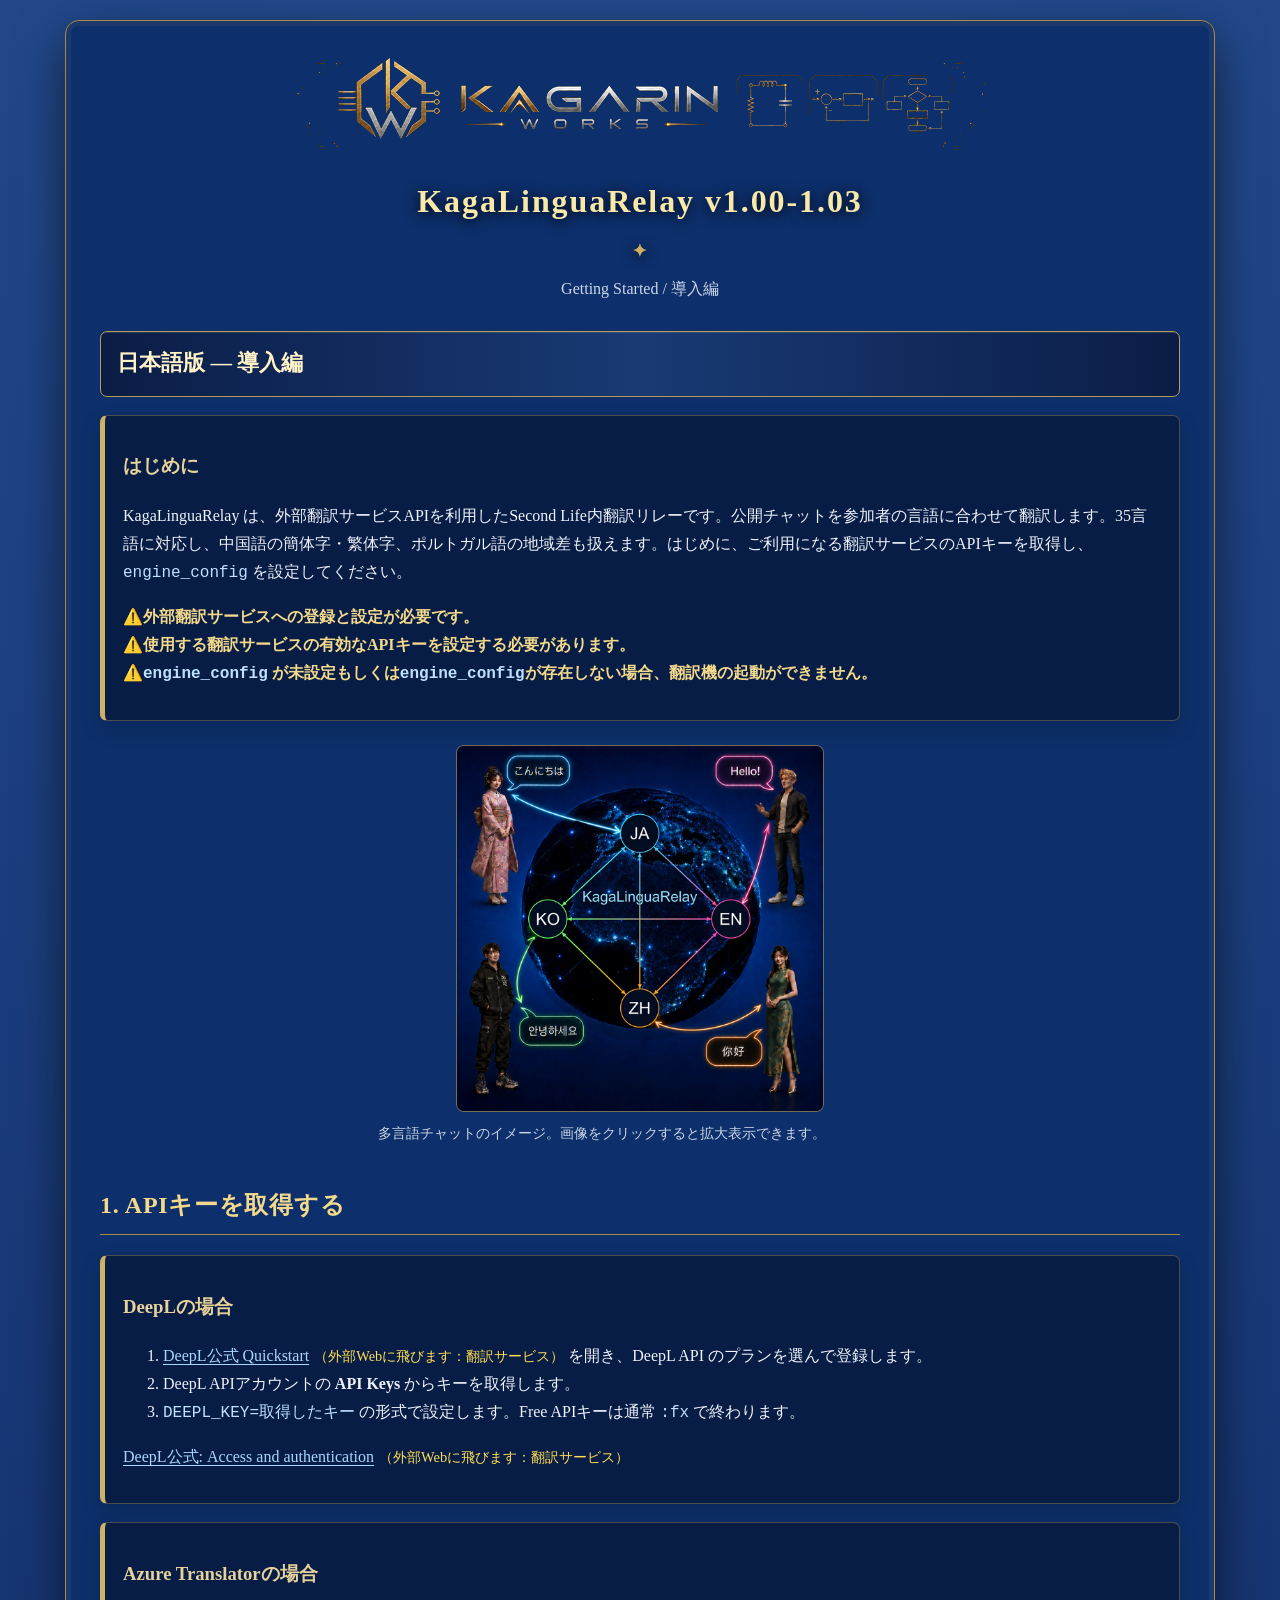
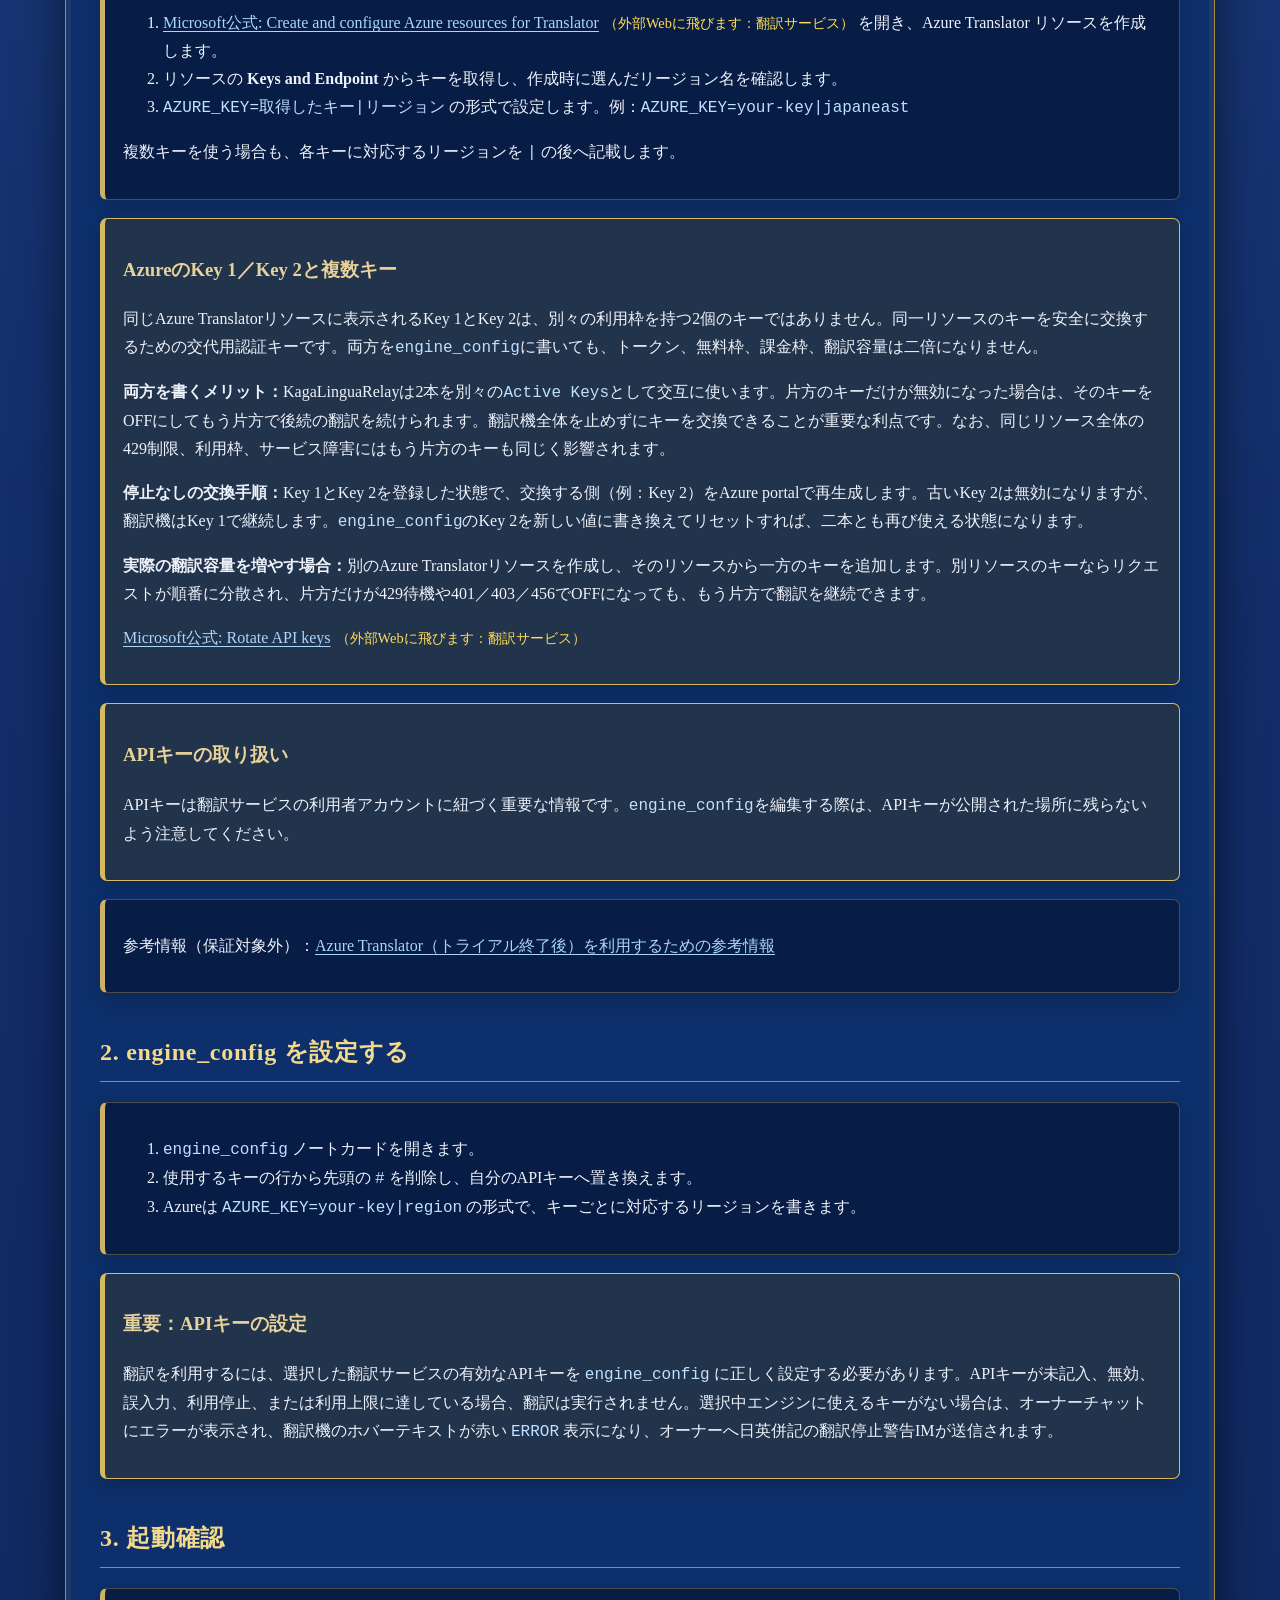
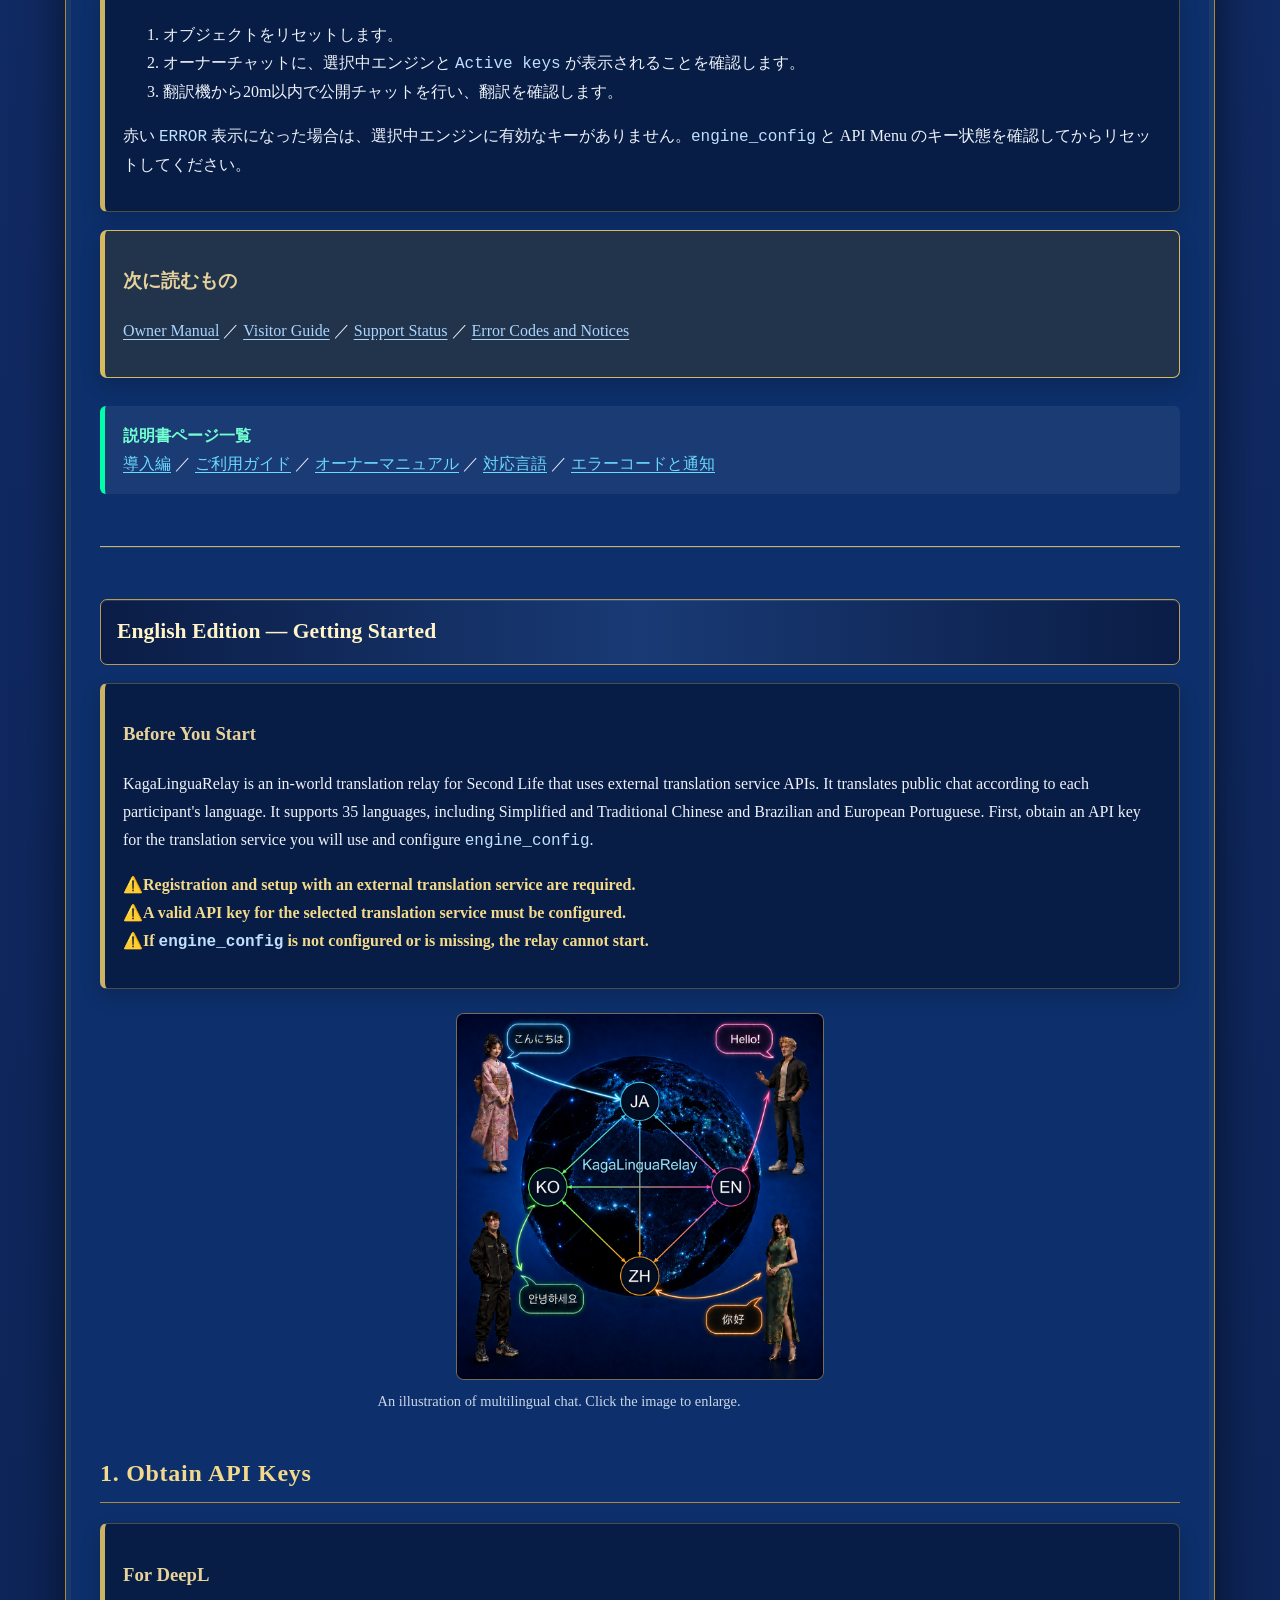
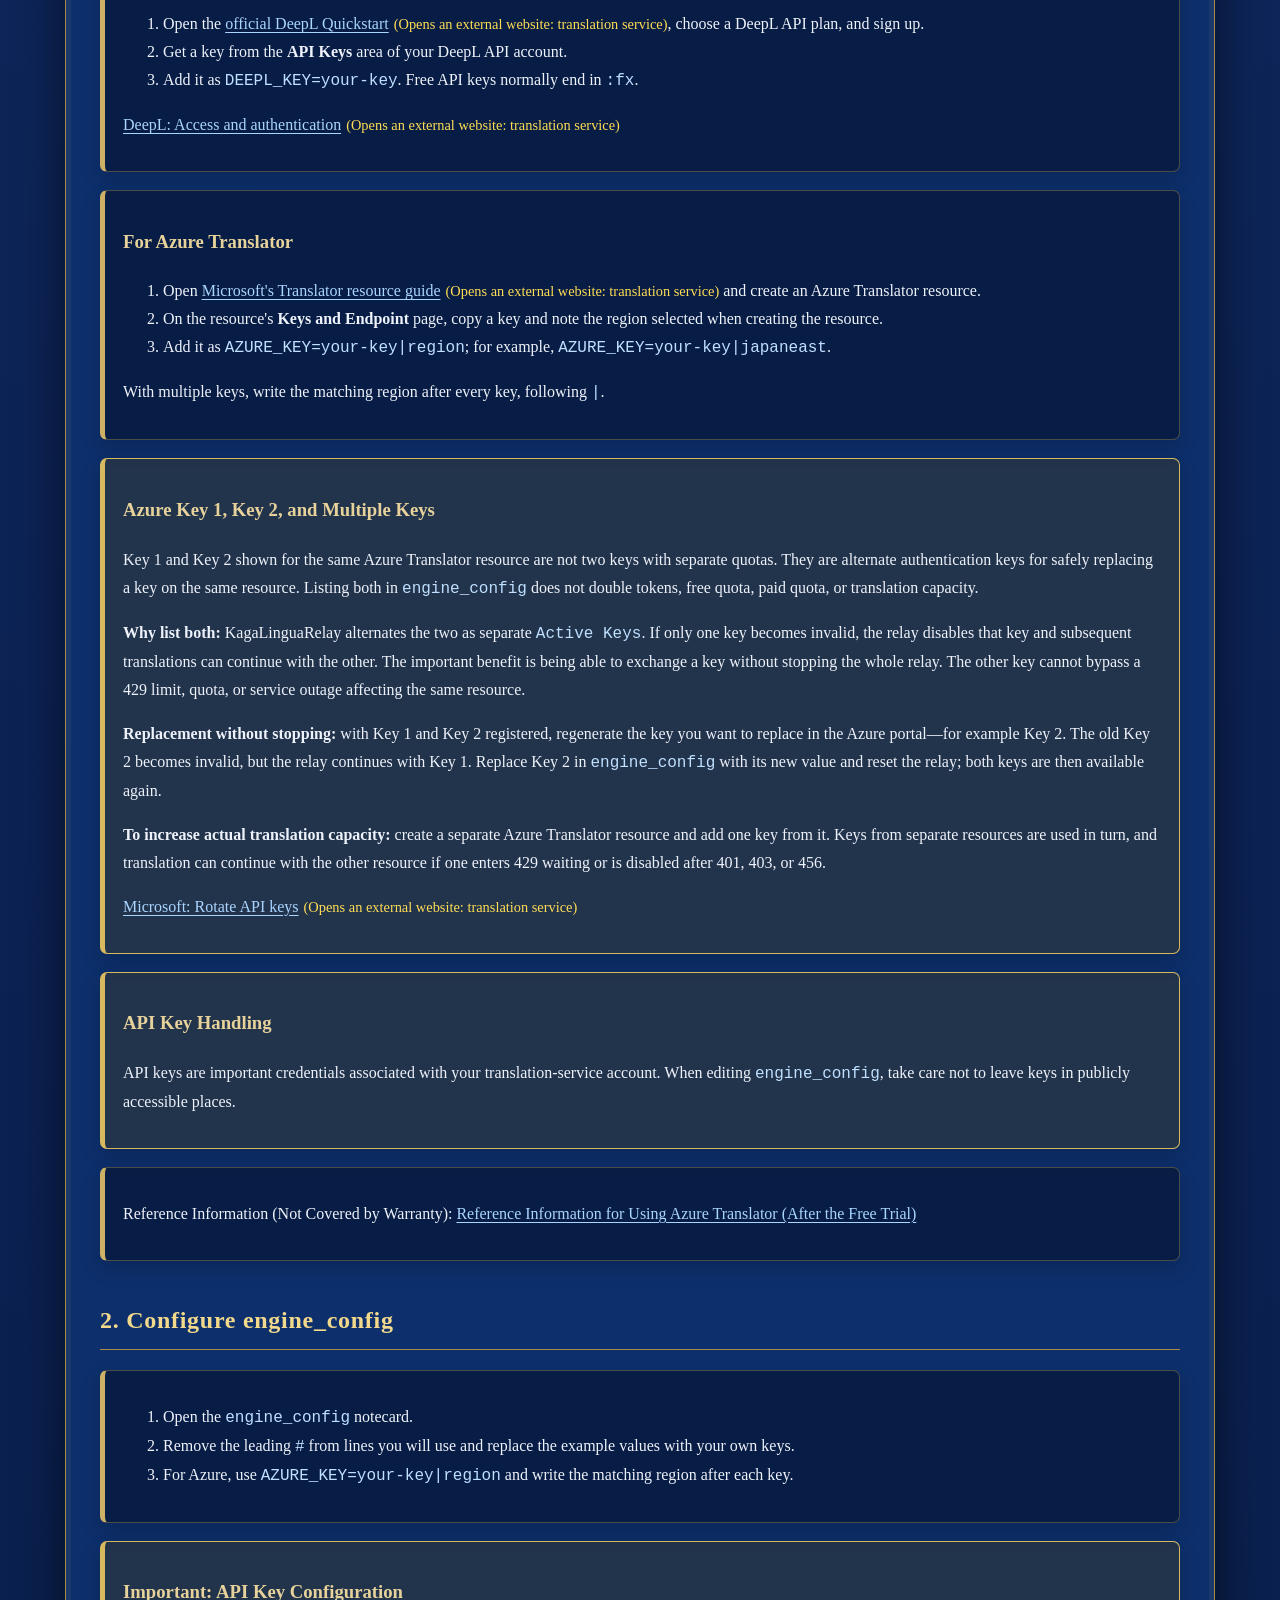
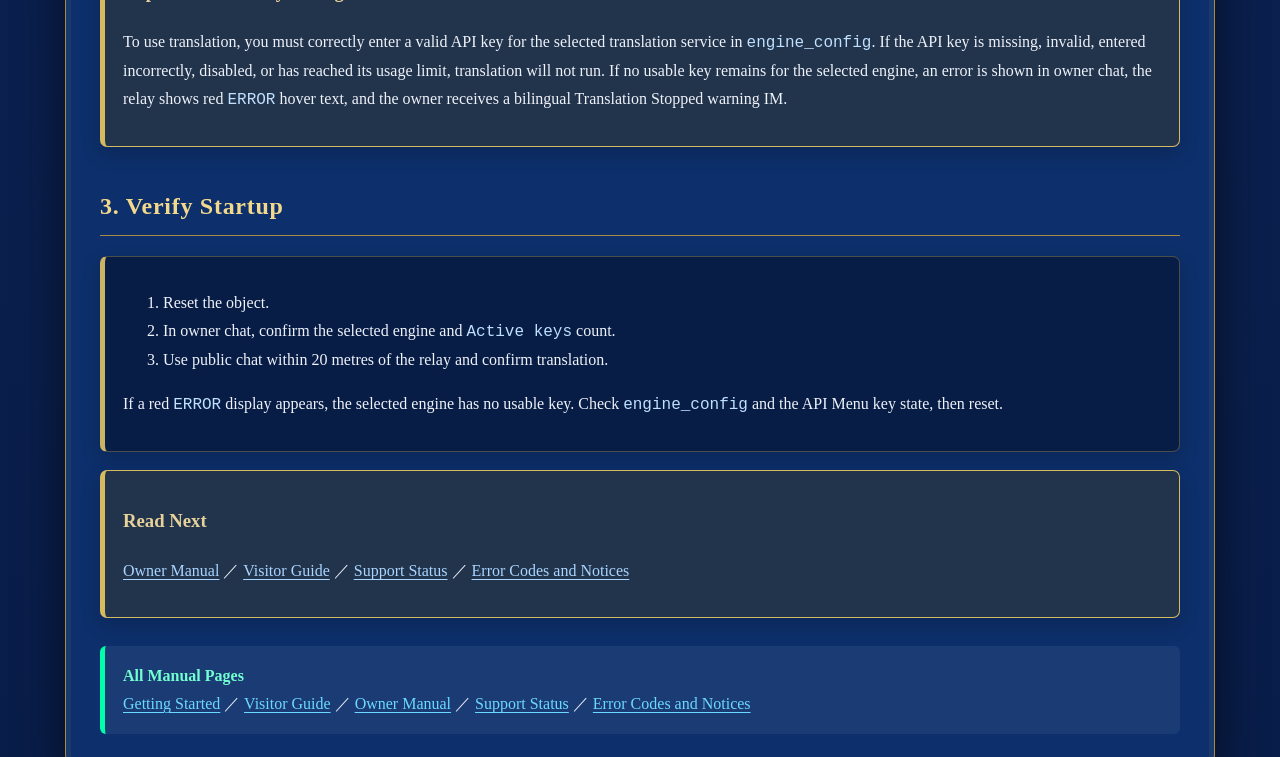
<file: index.html>
<!doctype html>
<html lang="ja"><head><meta charset="utf-8"><meta name="viewport" content="width=device-width,initial-scale=1"><title>KagaLinguaRelay v1.00 — Getting Started</title><style>
.container>div[style*="text-align:center"],.klr>div[style*="text-align:center"]{margin:0 0 18px;line-height:0}.container>div[style*="text-align:center"] img,.klr>div[style*="text-align:center"] img{display:block;margin:auto}
body{margin:0;padding:20px;background:radial-gradient(circle at 50% -20%,#2d5ba2 0,#122d69 43%,#091d49 100%);color:#eef2fa;font:16px/1.75 Georgia,"Yu Mincho",serif}.container{max-width:1080px;margin:auto;padding:34px;background:#0d2f6b;border:1px solid #a98a45;border-radius:14px;box-shadow:0 18px 48px rgba(0,0,0,.55),inset 0 0 0 5px rgba(205,178,102,.08)}h1{text-align:center;color:#f8e8aa;margin:0;font-family:Georgia,"Yu Mincho",serif;letter-spacing:.06em;text-shadow:0 2px 14px #000}h1:after{content:"✦";display:block;margin:7px auto 0;color:#cdb266;font-size:.55em}.version{text-align:center;color:#cbd6e8;margin:8px 0 28px}.lang-title{margin-top:0;padding:13px 16px;color:#fff3c8;background:linear-gradient(90deg,#0b1d46,#193a75,#0b1d46);border:1px solid #b99a52;border-radius:7px;font-size:1.35em;font-weight:bold;box-shadow:inset 0 1px rgba(255,255,255,.12)}h2{color:#f3d98b;border-bottom:1px solid #a98a45;padding-bottom:8px;margin-top:38px;letter-spacing:.03em}h3{color:#e6d29a}.box{margin:18px 0;padding:16px 18px;background:rgba(8,23,54,.72);border:1px solid rgba(170,145,81,.42);border-left:5px solid #cdb266;border-radius:7px;box-shadow:0 8px 20px rgba(0,0,0,.16)}.warn{border-color:#d7b95e;background:rgba(76,57,18,.35)}.danger{border-color:#d77878;background:rgba(92,19,29,.34)}code{color:#bfe0ff;white-space:pre-wrap}.hl{color:#f3d98b;font-weight:bold}a{color:#a9d5ff;text-underline-offset:3px}.tree{margin:12px 0;padding:14px 16px;background:#050f26;border:1px solid #526c9f;border-radius:6px;font-family:Consolas,monospace;white-space:pre-wrap}.lang-break{border:0;border-top:1px solid #cdb266;margin:52px 0;box-shadow:0 1px rgba(255,255,255,.1)}@media(max-width:650px){body{padding:8px}.container{padding:20px}}
</style><link rel="stylesheet" href="./manual-images.css"></head><body><main class="container">
<!-- KagaLinguaRelay v1.00 Getting Started — 2026-08-04 0059 -->
<div style="text-align:center;"><img src="./kagarin_store_banner_dark_700x100.png" alt="Kagarin Works" style="max-width:100%;height:auto;"></div><h1>KagaLinguaRelay v1.00-1.03</h1><p class="version">Getting Started / 導入編</p>

<section lang="ja"><div class="lang-title">日本語版 — 導入編</div>
<div class="box"><h3>はじめに</h3><p>KagaLinguaRelay は、外部翻訳サービスAPIを利用したSecond Life内翻訳リレーです。公開チャットを参加者の言語に合わせて翻訳します。35言語に対応し、中国語の簡体字・繁体字、ポルトガル語の地域差も扱えます。はじめに、ご利用になる翻訳サービスのAPIキーを取得し、<code>engine_config</code> を設定してください。</p><p class="hl"><strong>⚠️外部翻訳サービスへの登録と設定が必要です。</strong><br><strong>⚠️使用する翻訳サービスの有効なAPIキーを設定する必要があります。</strong><br><strong>⚠️<code>engine_config</code> が未設定もしくは<code>engine_config</code>が存在しない場合、翻訳機の起動ができません。</strong></p></div>
<figure class="manual-figure"><button class="manual-image-trigger" type="button" data-full-image="./images/multilingual-chat-overview.jpg" aria-haspopup="dialog"><img src="./images/multilingual-chat-overview.jpg" width="525" height="525" alt="日本語・英語・韓国語・中国語の会話を中継するKagaLinguaRelayの紹介図" loading="lazy" decoding="async"></button><figcaption>多言語チャットのイメージ。画像をクリックすると拡大表示できます。</figcaption></figure>
<h2>1. APIキーを取得する</h2>
<div class="box"><h3>DeepLの場合</h3><ol><li><a href="https://developers.deepl.com/docs/getting-started/quickstart" target="_blank">DeepL公式 Quickstart</a> を開き、DeepL API のプランを選んで登録します。</li><li>DeepL APIアカウントの <b>API Keys</b> からキーを取得します。</li><li><code>DEEPL_KEY=取得したキー</code> の形式で設定します。Free APIキーは通常 <code>:fx</code> で終わります。</li></ol><p><a href="https://developers.deepl.com/docs/getting-started/auth" target="_blank">DeepL公式: Access and authentication</a></p></div>
<div class="box"><h3>Azure Translatorの場合</h3><ol><li><a href="https://learn.microsoft.com/en-us/azure/ai-services/translator/create-translator-resource" target="_blank">Microsoft公式: Create and configure Azure resources for Translator</a> を開き、Azure Translator リソースを作成します。</li><li>リソースの <b>Keys and Endpoint</b> からキーを取得し、作成時に選んだリージョン名を確認します。</li><li><code>AZURE_KEY=取得したキー|リージョン</code> の形式で設定します。例：<code>AZURE_KEY=your-key|japaneast</code></li></ol><p>複数キーを使う場合も、各キーに対応するリージョンを <code>|</code> の後へ記載します。</p></div>
<div class="box warn"><h3>AzureのKey 1／Key 2と複数キー</h3><p>同じAzure Translatorリソースに表示されるKey 1とKey 2は、別々の利用枠を持つ2個のキーではありません。同一リソースのキーを安全に交換するための交代用認証キーです。両方を<code>engine_config</code>に書いても、トークン、無料枠、課金枠、翻訳容量は二倍になりません。</p><p><b>両方を書くメリット：</b>KagaLinguaRelayは2本を別々の<code>Active Keys</code>として交互に使います。片方のキーだけが無効になった場合は、そのキーをOFFにしてもう片方で後続の翻訳を続けられます。翻訳機全体を止めずにキーを交換できることが重要な利点です。なお、同じリソース全体の429制限、利用枠、サービス障害にはもう片方のキーも同じく影響されます。</p><p><b>停止なしの交換手順：</b>Key 1とKey 2を登録した状態で、交換する側（例：Key 2）をAzure portalで再生成します。古いKey 2は無効になりますが、翻訳機はKey 1で継続します。<code>engine_config</code>のKey 2を新しい値に書き換えてリセットすれば、二本とも再び使える状態になります。</p><p><b>実際の翻訳容量を増やす場合：</b>別のAzure Translatorリソースを作成し、そのリソースから一方のキーを追加します。別リソースのキーならリクエストが順番に分散され、片方だけが429待機や401／403／456でOFFになっても、もう片方で翻訳を継続できます。</p><p><a href="https://learn.microsoft.com/en-us/azure/ai-services/rotate-keys" target="_blank">Microsoft公式: Rotate API keys</a></p></div>
<div class="box warn"><h3>APIキーの取り扱い</h3><p>APIキーは翻訳サービスの利用者アカウントに紐づく重要な情報です。<code>engine_config</code>を編集する際は、APIキーが公開された場所に残らないよう注意してください。</p></div><div class="box"><p>参考情報（保証対象外）：<a href="./kagalinguarelay-azure-translator-f0-reference.html#ja" target="_blank" rel="noopener noreferrer">Azure Translator（トライアル終了後）を利用するための参考情報</a></p></div><h2>2. engine_config を設定する</h2><div class="box"><ol><li><code>engine_config</code> ノートカードを開きます。</li><li>使用するキーの行から先頭の <code>#</code> を削除し、自分のAPIキーへ置き換えます。</li><li>Azureは <code>AZURE_KEY=your-key|region</code> の形式で、キーごとに対応するリージョンを書きます。</li></ol></div><div class="box warn"><h3>重要：APIキーの設定</h3><p>翻訳を利用するには、選択した翻訳サービスの有効なAPIキーを <code>engine_config</code> に正しく設定する必要があります。APIキーが未記入、無効、誤入力、利用停止、または利用上限に達している場合、翻訳は実行されません。選択中エンジンに使えるキーがない場合は、オーナーチャットにエラーが表示され、翻訳機のホバーテキストが赤い <code>ERROR</code> 表示になり、オーナーへ日英併記の翻訳停止警告IMが送信されます。</p></div>
<div hidden><h2>3. スクリプトを入れる場所</h2><div class="box"><div class="tree">親プリム 0
├─ Manager
├─ Que1 ～ Que4
├─ RateGate
└─ DispatchBroker

子プリム 1 ～ 8（各プリム）
├─ Worker
└─ Sender</div><p>親プリムには上記6種・合計8本のスクリプト、各子プリムには Worker と Sender を1本ずつ入れます。<code>engine_config</code> と必要に応じた <code>ALLOW_LIST</code> は親プリムへ入れます。</p></div>
</div><h2>3. 起動確認</h2><div class="box"><ol><li>オブジェクトをリセットします。</li><li>オーナーチャットに、選択中エンジンと <code>Active keys</code> が表示されることを確認します。</li><li>翻訳機から20m以内で公開チャットを行い、翻訳を確認します。</li></ol><p>赤い <code>ERROR</code> 表示になった場合は、選択中エンジンに有効なキーがありません。<code>engine_config</code> と API Menu のキー状態を確認してからリセットしてください。</p></div>
<div class="box warn"><h3>次に読むもの</h3><p><a href="https://kawaiikagari.github.io/KagaLinguaRelay-Manuals/owner-manual.html">Owner Manual</a> ／ <a href="https://kawaiikagari.github.io/KagaLinguaRelay-Manuals/visitor-guide.html">Visitor Guide</a> ／ <a href="https://kawaiikagari.github.io/KagaLinguaRelay-Manuals/support-status.html">Support Status</a> ／ <a href="https://kawaiikagari.github.io/KagaLinguaRelay-Manuals/error-codes.html">Error Codes and Notices</a></p></div>
</section>

<hr class="lang-break"><section lang="en"><div class="lang-title">English Edition — Getting Started</div>
<div class="box"><h3>Before You Start</h3><p>KagaLinguaRelay is an in-world translation relay for Second Life that uses external translation service APIs. It translates public chat according to each participant's language. It supports 35 languages, including Simplified and Traditional Chinese and Brazilian and European Portuguese. First, obtain an API key for the translation service you will use and configure <code>engine_config</code>.</p><p class="hl"><strong>⚠️Registration and setup with an external translation service are required.</strong><br><strong>⚠️A valid API key for the selected translation service must be configured.</strong><br><strong>⚠️If <code>engine_config</code> is not configured or is missing, the relay cannot start.</strong></p></div>
<figure class="manual-figure"><button class="manual-image-trigger" type="button" data-full-image="./images/multilingual-chat-overview.jpg" aria-haspopup="dialog"><img src="./images/multilingual-chat-overview.jpg" width="525" height="525" alt="KagaLinguaRelay relaying conversations in Japanese, English, Korean, and Chinese" loading="lazy" decoding="async"></button><figcaption>An illustration of multilingual chat. Click the image to enlarge.</figcaption></figure>
<h2>1. Obtain API Keys</h2>
<div class="box"><h3>For DeepL</h3><ol><li>Open the <a href="https://developers.deepl.com/docs/getting-started/quickstart" target="_blank">official DeepL Quickstart</a>, choose a DeepL API plan, and sign up.</li><li>Get a key from the <b>API Keys</b> area of your DeepL API account.</li><li>Add it as <code>DEEPL_KEY=your-key</code>. Free API keys normally end in <code>:fx</code>.</li></ol><p><a href="https://developers.deepl.com/docs/getting-started/auth" target="_blank">DeepL: Access and authentication</a></p></div>
<div class="box"><h3>For Azure Translator</h3><ol><li>Open <a href="https://learn.microsoft.com/en-us/azure/ai-services/translator/create-translator-resource" target="_blank">Microsoft's Translator resource guide</a> and create an Azure Translator resource.</li><li>On the resource's <b>Keys and Endpoint</b> page, copy a key and note the region selected when creating the resource.</li><li>Add it as <code>AZURE_KEY=your-key|region</code>; for example, <code>AZURE_KEY=your-key|japaneast</code>.</li></ol><p>With multiple keys, write the matching region after every key, following <code>|</code>.</p></div>
<div class="box warn"><h3>Azure Key 1, Key 2, and Multiple Keys</h3><p>Key 1 and Key 2 shown for the same Azure Translator resource are not two keys with separate quotas. They are alternate authentication keys for safely replacing a key on the same resource. Listing both in <code>engine_config</code> does not double tokens, free quota, paid quota, or translation capacity.</p><p><b>Why list both:</b> KagaLinguaRelay alternates the two as separate <code>Active Keys</code>. If only one key becomes invalid, the relay disables that key and subsequent translations can continue with the other. The important benefit is being able to exchange a key without stopping the whole relay. The other key cannot bypass a 429 limit, quota, or service outage affecting the same resource.</p><p><b>Replacement without stopping:</b> with Key 1 and Key 2 registered, regenerate the key you want to replace in the Azure portal—for example Key 2. The old Key 2 becomes invalid, but the relay continues with Key 1. Replace Key 2 in <code>engine_config</code> with its new value and reset the relay; both keys are then available again.</p><p><b>To increase actual translation capacity:</b> create a separate Azure Translator resource and add one key from it. Keys from separate resources are used in turn, and translation can continue with the other resource if one enters 429 waiting or is disabled after 401, 403, or 456.</p><p><a href="https://learn.microsoft.com/en-us/azure/ai-services/rotate-keys" target="_blank">Microsoft: Rotate API keys</a></p></div>
<div class="box warn"><h3>API Key Handling</h3><p>API keys are important credentials associated with your translation-service account. When editing <code>engine_config</code>, take care not to leave keys in publicly accessible places.</p></div>
<div class="box"><p>Reference Information (Not Covered by Warranty): <a href="./kagalinguarelay-azure-translator-f0-reference.html#en" target="_blank" rel="noopener noreferrer">Reference Information for Using Azure Translator (After the Free Trial)</a></p></div><h2>2. Configure engine_config</h2><div class="box"><ol><li>Open the <code>engine_config</code> notecard.</li><li>Remove the leading <code>#</code> from lines you will use and replace the example values with your own keys.</li><li>For Azure, use <code>AZURE_KEY=your-key|region</code> and write the matching region after each key.</li></ol></div><div class="box warn"><h3>Important: API Key Configuration</h3><p>To use translation, you must correctly enter a valid API key for the selected translation service in <code>engine_config</code>. If the API key is missing, invalid, entered incorrectly, disabled, or has reached its usage limit, translation will not run. If no usable key remains for the selected engine, an error is shown in owner chat, the relay shows red <code>ERROR</code> hover text, and the owner receives a bilingual Translation Stopped warning IM.</p></div>
<div hidden><h2>3. Script Placement</h2><div class="box"><div class="tree">Root prim 0
├─ Manager
├─ Que1 through Que4
├─ RateGate
└─ DispatchBroker

Child prims 1 through 8 (each prim)
├─ Worker
└─ Sender</div><p>Place the eight scripts listed for the root prim into the root. Put one Worker and one Sender into every child prim. Put <code>engine_config</code>, and optionally <code>ALLOW_LIST</code>, into the root prim.</p></div>
</div><h2>3. Verify Startup</h2><div class="box"><ol><li>Reset the object.</li><li>In owner chat, confirm the selected engine and <code>Active keys</code> count.</li><li>Use public chat within 20 metres of the relay and confirm translation.</li></ol><p>If a red <code>ERROR</code> display appears, the selected engine has no usable key. Check <code>engine_config</code> and the API Menu key state, then reset.</p></div>
<div class="box warn"><h3>Read Next</h3><p><a href="https://kawaiikagari.github.io/KagaLinguaRelay-Manuals/owner-manual.html">Owner Manual</a> ／ <a href="https://kawaiikagari.github.io/KagaLinguaRelay-Manuals/visitor-guide.html">Visitor Guide</a> ／ <a href="https://kawaiikagari.github.io/KagaLinguaRelay-Manuals/support-status.html">Support Status</a> ／ <a href="https://kawaiikagari.github.io/KagaLinguaRelay-Manuals/error-codes.html">Error Codes and Notices</a></p></div>
</section></main><script src="./language-navigation.js"></script><script src="./manual-images.js"></script></body></html>
</file>
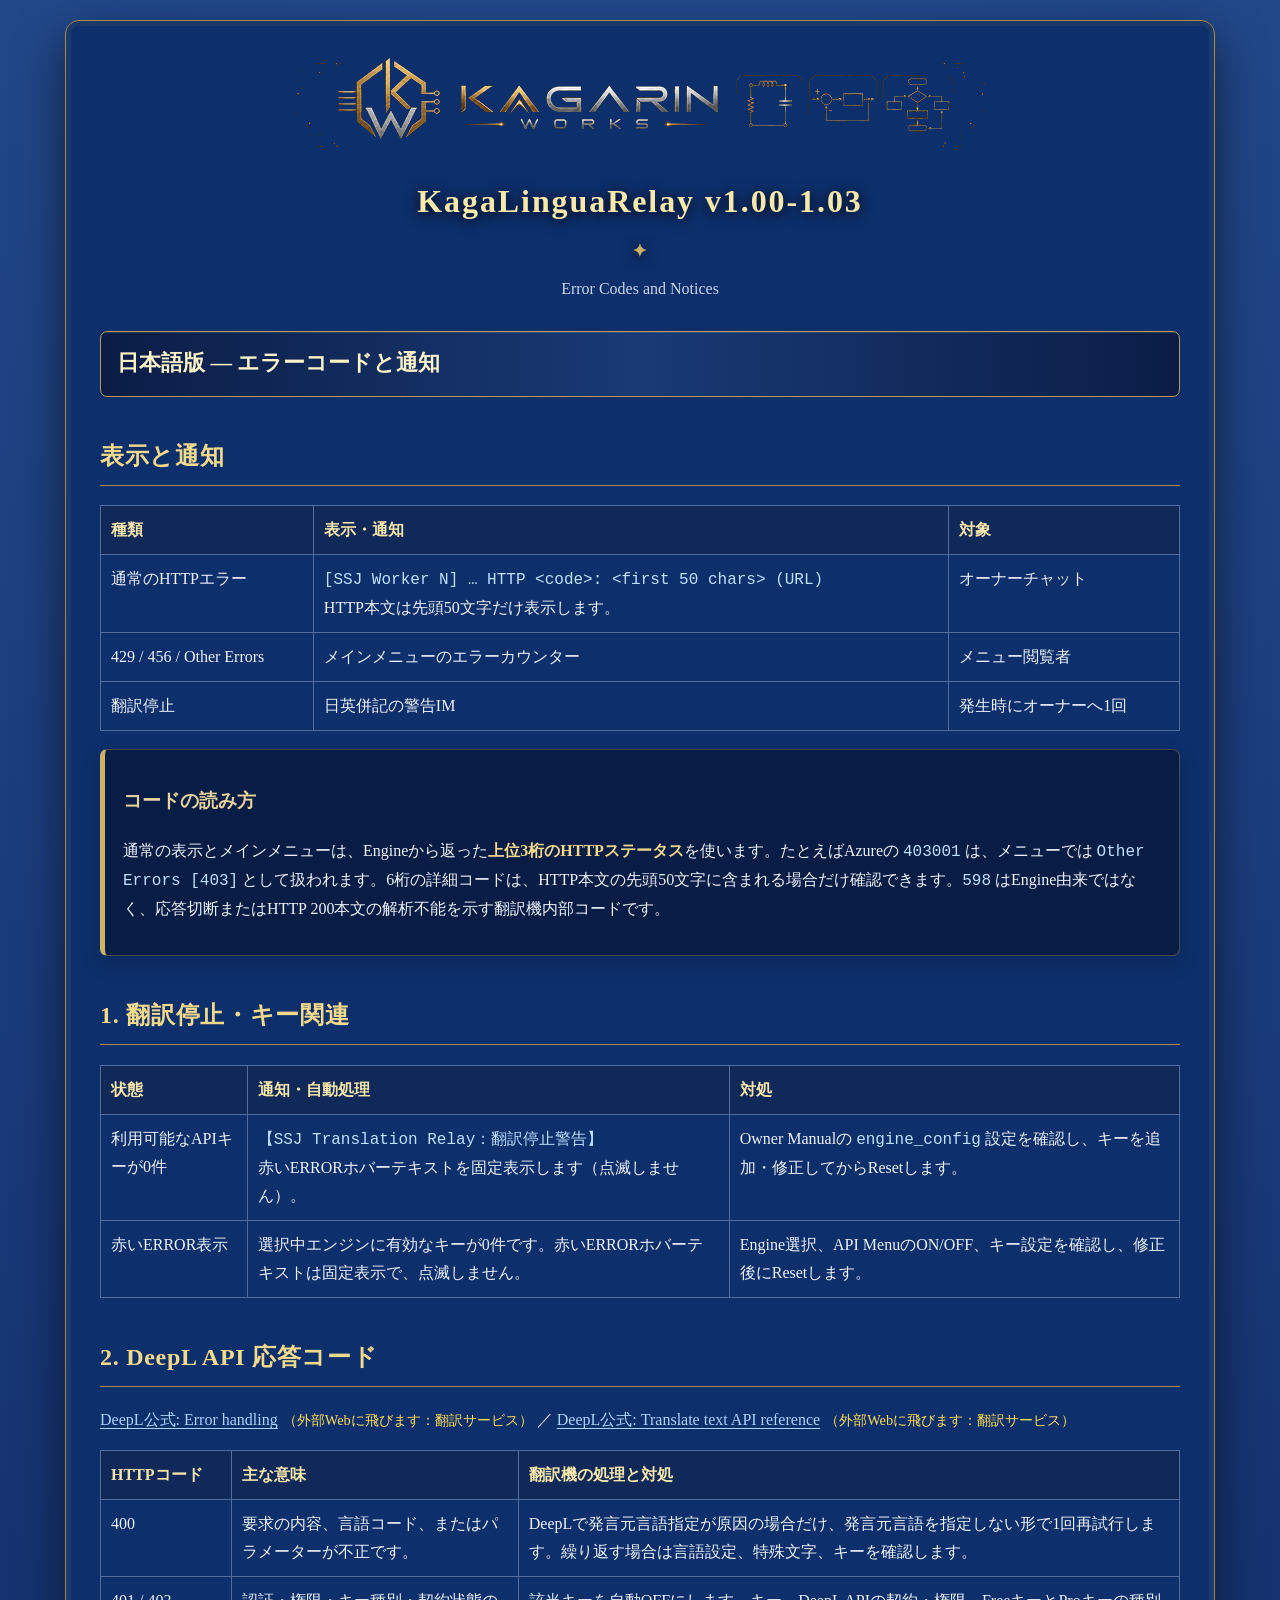
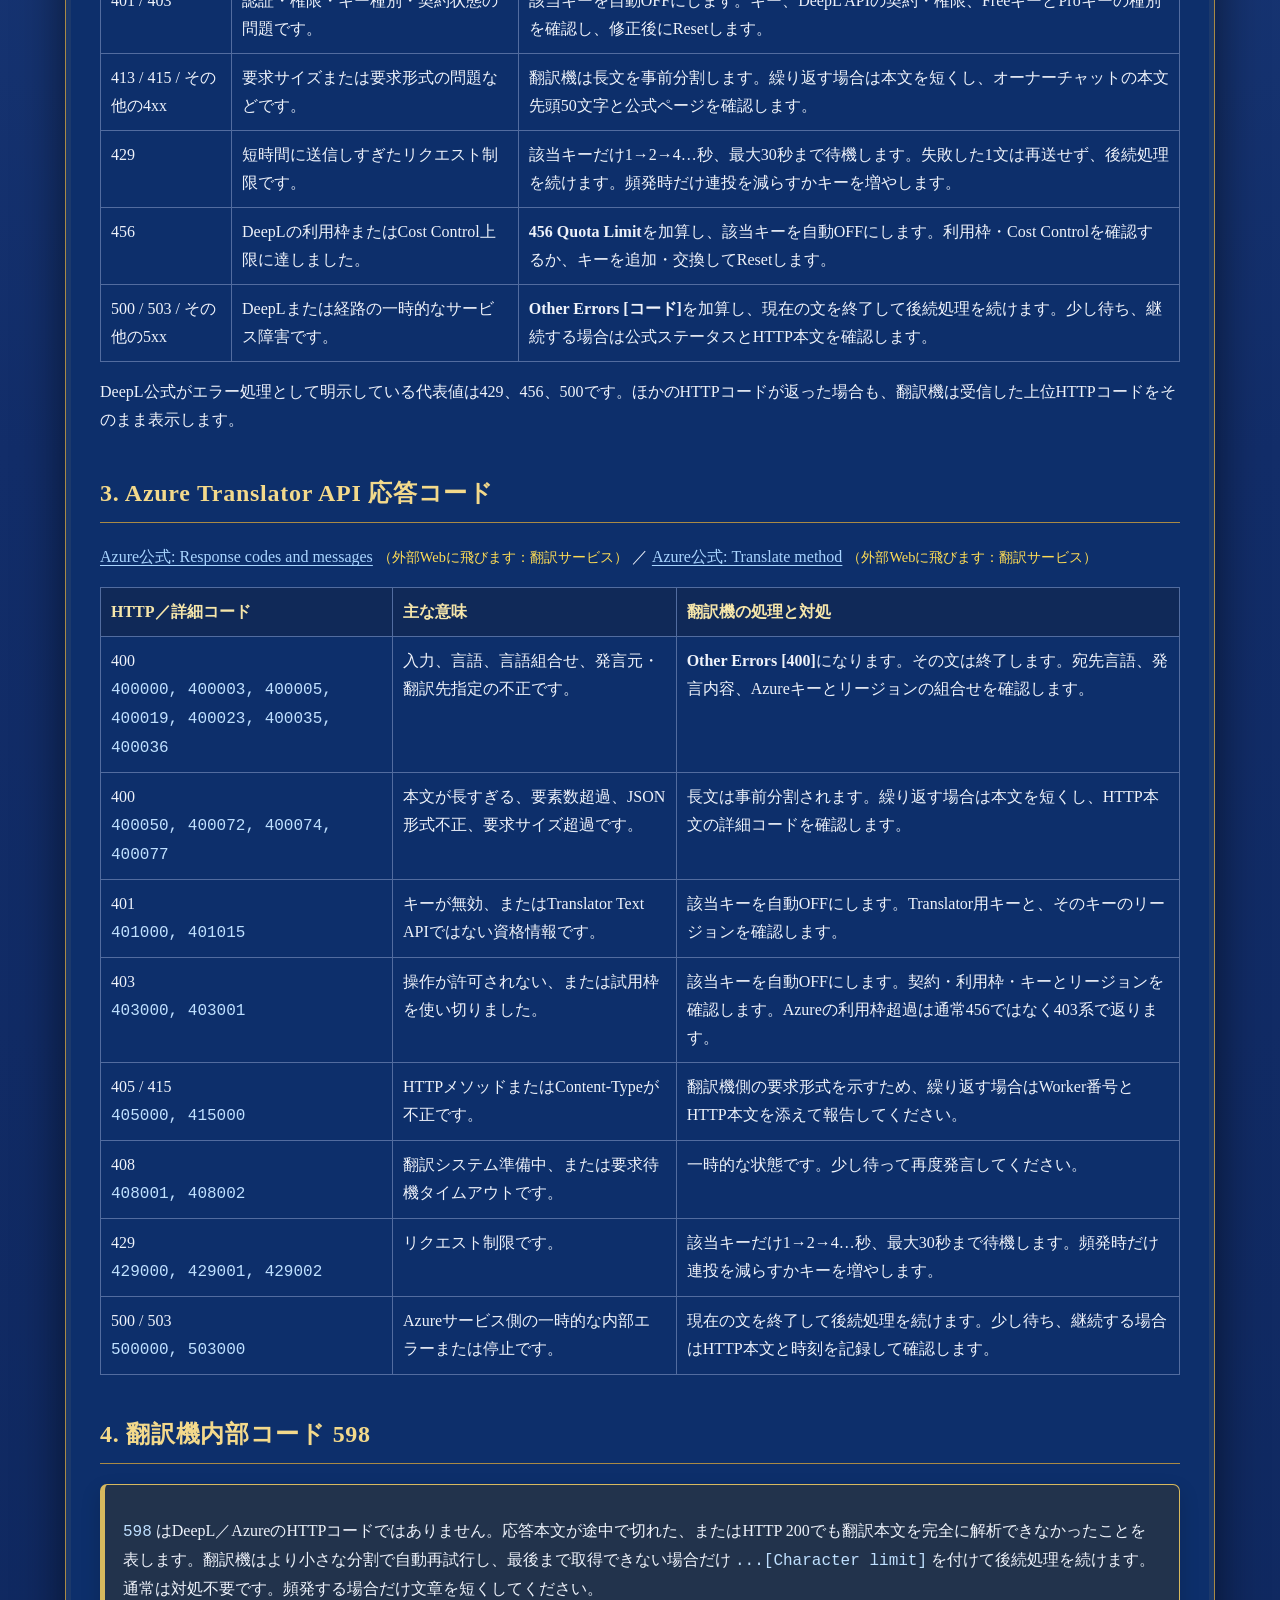
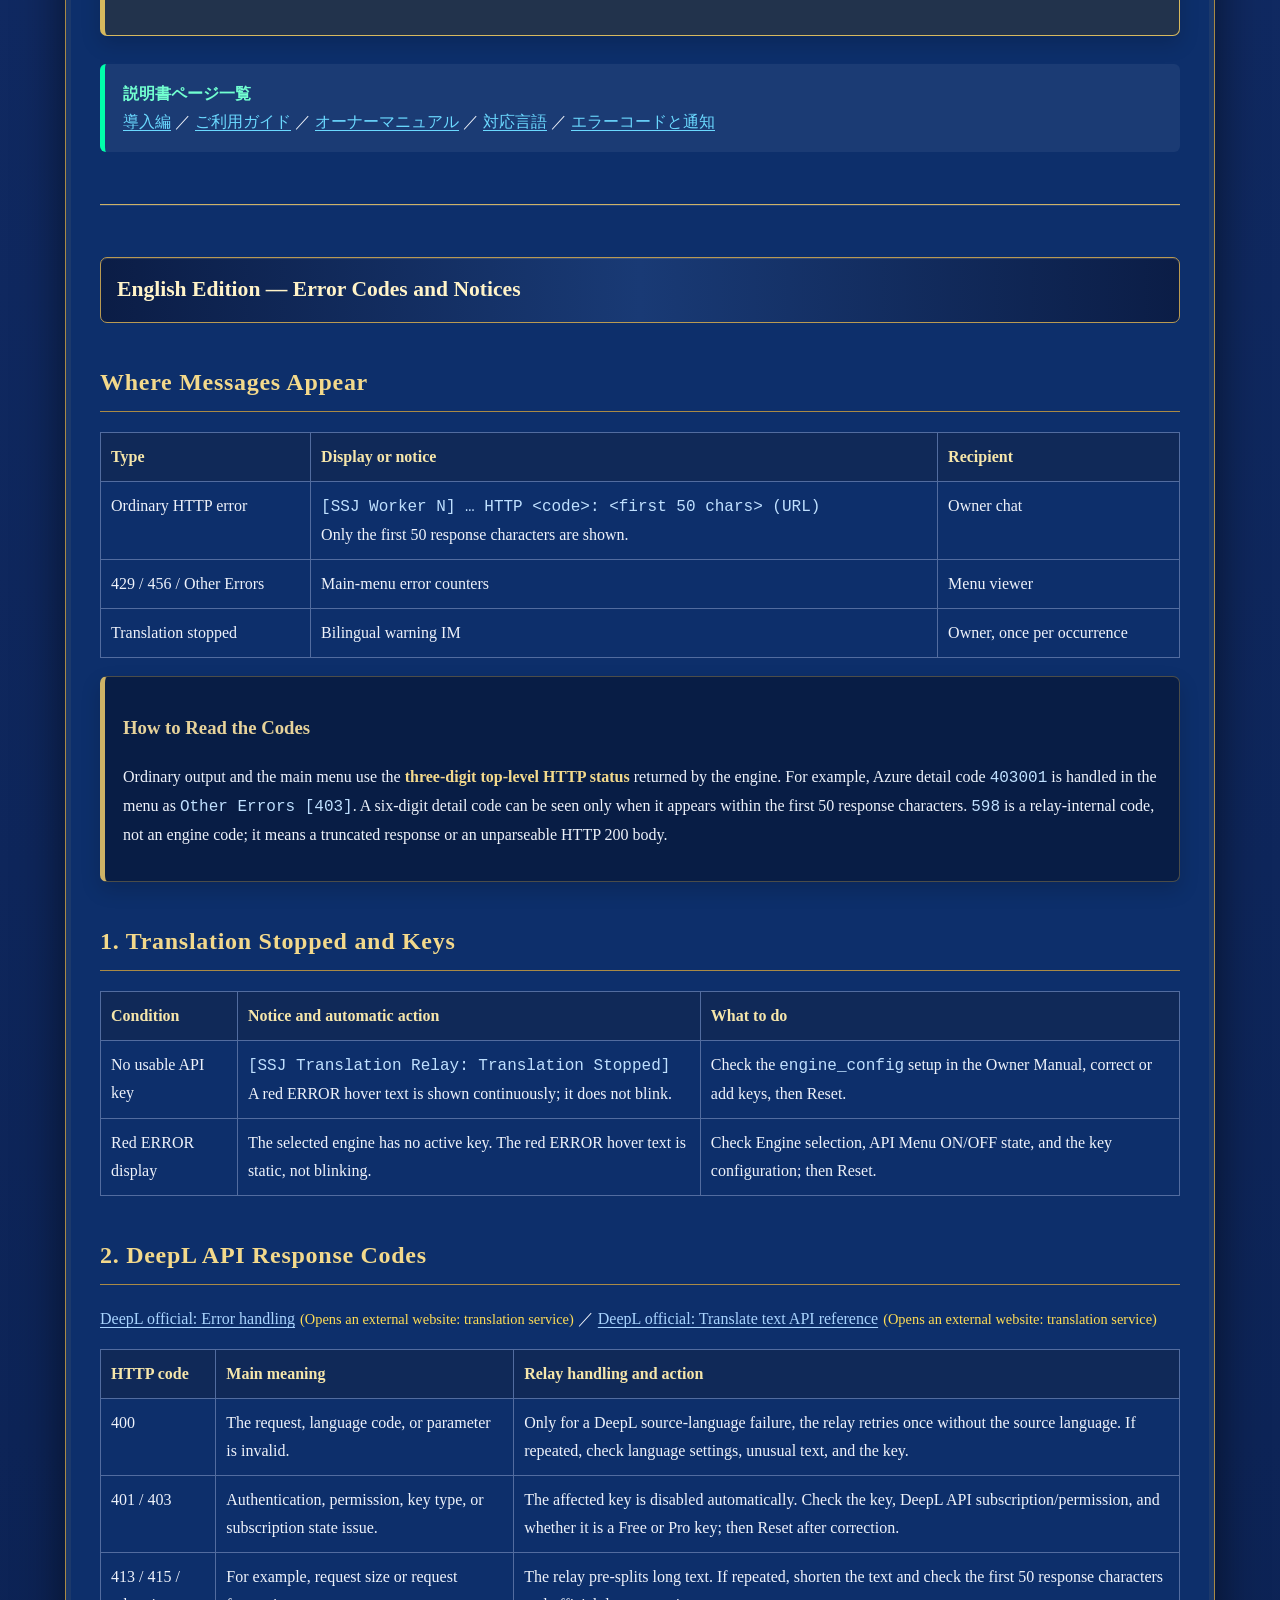
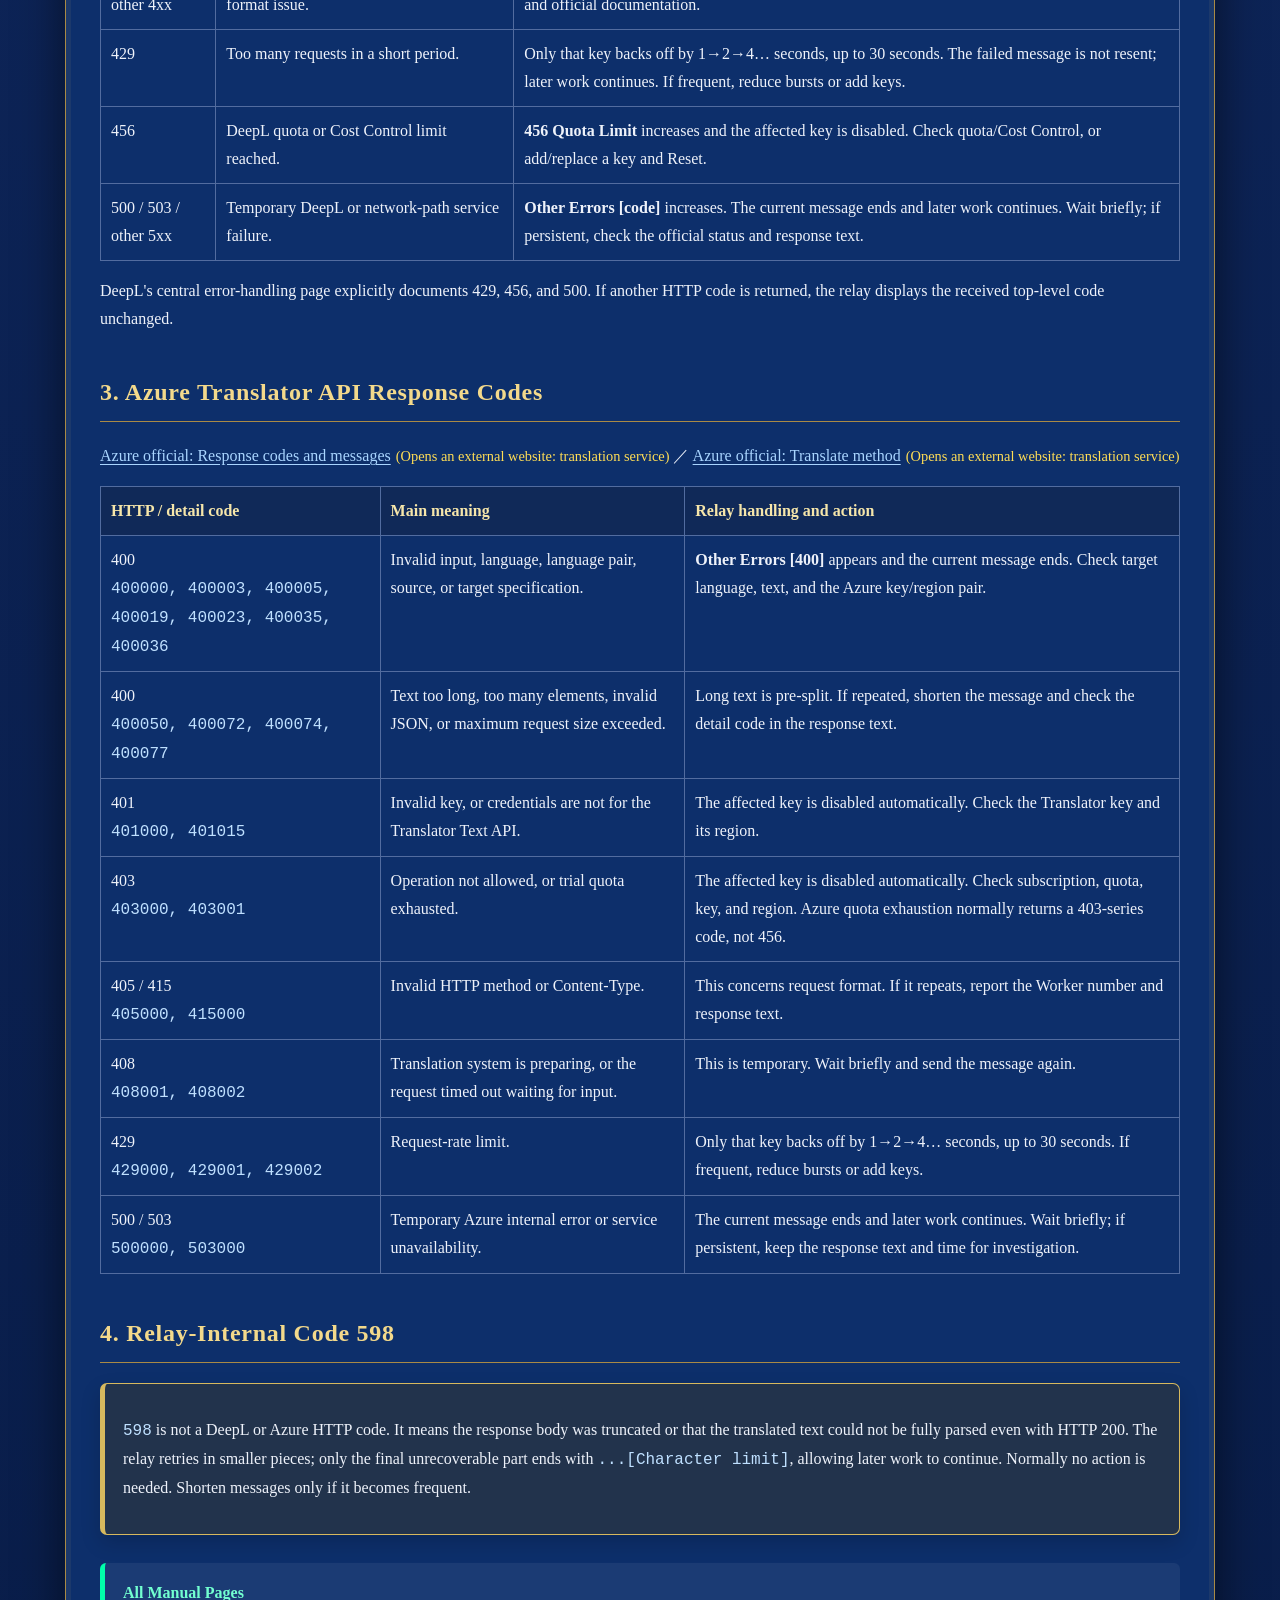
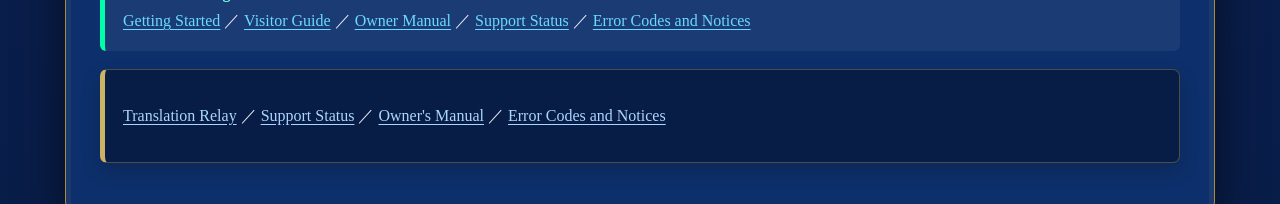
<file: error-codes.html>
<!doctype html>
<html lang="ja"><head><meta charset="utf-8"><meta name="viewport" content="width=device-width,initial-scale=1"><title>KagaLinguaRelay v1.00 — Error Codes and Notices</title><style>
.container>div[style*="text-align:center"],.klr>div[style*="text-align:center"]{margin:0 0 18px;line-height:0}.container>div[style*="text-align:center"] img,.klr>div[style*="text-align:center"] img{display:block;margin:auto}
body{margin:0;padding:20px;background:radial-gradient(circle at 50% -20%,#2d5ba2 0,#122d69 43%,#091d49 100%);color:#eef2fa;font:16px/1.75 Georgia,"Yu Mincho",serif}.container{max-width:1080px;margin:auto;padding:34px;background:#0d2f6b;border:1px solid #a98a45;border-radius:14px;box-shadow:0 18px 48px rgba(0,0,0,.55),inset 0 0 0 5px rgba(205,178,102,.08)}h1{text-align:center;color:#f8e8aa;margin:0;font-family:Georgia,"Yu Mincho",serif;letter-spacing:.06em;text-shadow:0 2px 14px #000}h1:after{content:"✦";display:block;margin:7px auto 0;color:#cdb266;font-size:.55em}.version{text-align:center;color:#cbd6e8;margin:8px 0 28px}.lang-title{margin-top:0;padding:13px 16px;color:#fff3c8;background:linear-gradient(90deg,#0b1d46,#193a75,#0b1d46);border:1px solid #b99a52;border-radius:7px;font-size:1.35em;font-weight:bold;box-shadow:inset 0 1px rgba(255,255,255,.12)}h2{color:#f3d98b;border-bottom:1px solid #a98a45;padding-bottom:8px;margin-top:38px;letter-spacing:.03em}h3{color:#e6d29a}.box{margin:18px 0;padding:16px 18px;background:rgba(8,23,54,.72);border:1px solid rgba(170,145,81,.42);border-left:5px solid #cdb266;border-radius:7px;box-shadow:0 8px 20px rgba(0,0,0,.16)}.warn{border-color:#d7b95e;background:rgba(76,57,18,.35)}.danger{border-color:#d77878;background:rgba(92,19,29,.34)}table{width:100%;border-collapse:collapse;margin:15px 0}th,td{padding:10px;border:1px solid #526c9f;text-align:left;vertical-align:top}th{background:#102958;color:#f6e6aa}code{color:#bfe0ff;white-space:pre-wrap}.hl{color:#f3d98b;font-weight:bold}a{color:#a9d5ff;text-underline-offset:3px}.lang-break{border:0;border-top:1px solid #cdb266;margin:52px 0;box-shadow:0 1px rgba(255,255,255,.1)}@media(max-width:650px){body{padding:8px}.container{padding:20px}table{font-size:.9em}}
</style></head><body><main class="container">
<!-- KagaLinguaRelay v1.00 Error Codes and Notices — 2026-08-04 0059 -->
<div style="text-align:center;"><img src="./kagarin_store_banner_dark_700x100.png" alt="Kagarin Works" style="max-width:100%;height:auto;"></div><h1>KagaLinguaRelay v1.00-1.03</h1><p class="version">Error Codes and Notices</p>

<section lang="ja"><div class="lang-title">日本語版 — エラーコードと通知</div>
<h2>表示と通知</h2><table><tr><th>種類</th><th>表示・通知</th><th>対象</th></tr><tr><td>通常のHTTPエラー</td><td><code>[SSJ Worker N] … HTTP &lt;code&gt;: &lt;first 50 chars&gt; (URL)</code><br>HTTP本文は先頭50文字だけ表示します。</td><td>オーナーチャット</td></tr><tr><td>429 / 456 / Other Errors</td><td>メインメニューのエラーカウンター</td><td>メニュー閲覧者</td></tr><tr><td>翻訳停止</td><td>日英併記の警告IM</td><td>発生時にオーナーへ1回</td></tr></table><div class="box"><h3>コードの読み方</h3><p>通常の表示とメインメニューは、Engineから返った<span class="hl">上位3桁のHTTPステータス</span>を使います。たとえばAzureの <code>403001</code> は、メニューでは <code>Other Errors [403]</code> として扱われます。6桁の詳細コードは、HTTP本文の先頭50文字に含まれる場合だけ確認できます。<code>598</code> はEngine由来ではなく、応答切断またはHTTP 200本文の解析不能を示す翻訳機内部コードです。</p></div>

<h2>1. 翻訳停止・キー関連</h2><table><tr><th>状態</th><th>通知・自動処理</th><th>対処</th></tr><tr><td>利用可能なAPIキーが0件</td><td><code>【SSJ Translation Relay：翻訳停止警告】</code><br>赤いERRORホバーテキストを固定表示します（点滅しません）。</td><td>Owner Manualの <code>engine_config</code> 設定を確認し、キーを追加・修正してからResetします。</td></tr><tr><td>赤いERROR表示</td><td>選択中エンジンに有効なキーが0件です。赤いERRORホバーテキストは固定表示で、点滅しません。</td><td>Engine選択、API MenuのON/OFF、キー設定を確認し、修正後にResetします。</td></tr></table>

<h2>2. DeepL API 応答コード</h2><p><a href="https://developers.deepl.com/docs/best-practices/error-handling" target="_blank">DeepL公式: Error handling</a> ／ <a href="https://developers.deepl.com/api-reference/translate/request-translation" target="_blank">DeepL公式: Translate text API reference</a></p><table><tr><th>HTTPコード</th><th>主な意味</th><th>翻訳機の処理と対処</th></tr><tr><td>400</td><td>要求の内容、言語コード、またはパラメーターが不正です。</td><td>DeepLで発言元言語指定が原因の場合だけ、発言元言語を指定しない形で1回再試行します。繰り返す場合は言語設定、特殊文字、キーを確認します。</td></tr><tr><td>401 / 403</td><td>認証・権限・キー種別・契約状態の問題です。</td><td>該当キーを自動OFFにします。キー、DeepL APIの契約・権限、FreeキーとProキーの種別を確認し、修正後にResetします。</td></tr><tr><td>413 / 415 / その他の4xx</td><td>要求サイズまたは要求形式の問題などです。</td><td>翻訳機は長文を事前分割します。繰り返す場合は本文を短くし、オーナーチャットの本文先頭50文字と公式ページを確認します。</td></tr><tr><td>429</td><td>短時間に送信しすぎたリクエスト制限です。</td><td>該当キーだけ1→2→4…秒、最大30秒まで待機します。失敗した1文は再送せず、後続処理を続けます。頻発時だけ連投を減らすかキーを増やします。</td></tr><tr><td>456</td><td>DeepLの利用枠またはCost Control上限に達しました。</td><td><b>456 Quota Limit</b>を加算し、該当キーを自動OFFにします。利用枠・Cost Controlを確認するか、キーを追加・交換してResetします。</td></tr><tr><td>500 / 503 / その他の5xx</td><td>DeepLまたは経路の一時的なサービス障害です。</td><td><b>Other Errors [コード]</b>を加算し、現在の文を終了して後続処理を続けます。少し待ち、継続する場合は公式ステータスとHTTP本文を確認します。</td></tr></table><p>DeepL公式がエラー処理として明示している代表値は429、456、500です。ほかのHTTPコードが返った場合も、翻訳機は受信した上位HTTPコードをそのまま表示します。</p>

<h2>3. Azure Translator API 応答コード</h2><p><a href="https://learn.microsoft.com/en-us/azure/ai-services/translator/text-translation/reference/status-response-codes" target="_blank">Azure公式: Response codes and messages</a> ／ <a href="https://learn.microsoft.com/en-us/azure/ai-services/translator/text-translation/reference/v3/translate?tabs=url" target="_blank">Azure公式: Translate method</a></p><table><tr><th>HTTP／詳細コード</th><th>主な意味</th><th>翻訳機の処理と対処</th></tr><tr><td>400<br><code>400000, 400003, 400005, 400019, 400023, 400035, 400036</code></td><td>入力、言語、言語組合せ、発言元・翻訳先指定の不正です。</td><td><b>Other Errors [400]</b>になります。その文は終了します。宛先言語、発言内容、Azureキーとリージョンの組合せを確認します。</td></tr><tr><td>400<br><code>400050, 400072, 400074, 400077</code></td><td>本文が長すぎる、要素数超過、JSON形式不正、要求サイズ超過です。</td><td>長文は事前分割されます。繰り返す場合は本文を短くし、HTTP本文の詳細コードを確認します。</td></tr><tr><td>401<br><code>401000, 401015</code></td><td>キーが無効、またはTranslator Text APIではない資格情報です。</td><td>該当キーを自動OFFにします。Translator用キーと、そのキーのリージョンを確認します。</td></tr><tr><td>403<br><code>403000, 403001</code></td><td>操作が許可されない、または試用枠を使い切りました。</td><td>該当キーを自動OFFにします。契約・利用枠・キーとリージョンを確認します。Azureの利用枠超過は通常456ではなく403系で返ります。</td></tr><tr><td>405 / 415<br><code>405000, 415000</code></td><td>HTTPメソッドまたはContent-Typeが不正です。</td><td>翻訳機側の要求形式を示すため、繰り返す場合はWorker番号とHTTP本文を添えて報告してください。</td></tr><tr><td>408<br><code>408001, 408002</code></td><td>翻訳システム準備中、または要求待機タイムアウトです。</td><td>一時的な状態です。少し待って再度発言してください。</td></tr><tr><td>429<br><code>429000, 429001, 429002</code></td><td>リクエスト制限です。</td><td>該当キーだけ1→2→4…秒、最大30秒まで待機します。頻発時だけ連投を減らすかキーを増やします。</td></tr><tr><td>500 / 503<br><code>500000, 503000</code></td><td>Azureサービス側の一時的な内部エラーまたは停止です。</td><td>現在の文を終了して後続処理を続けます。少し待ち、継続する場合はHTTP本文と時刻を記録して確認します。</td></tr></table>

<h2>4. 翻訳機内部コード 598</h2><div class="box warn"><p><code>598</code> はDeepL／AzureのHTTPコードではありません。応答本文が途中で切れた、またはHTTP 200でも翻訳本文を完全に解析できなかったことを表します。翻訳機はより小さな分割で自動再試行し、最後まで取得できない場合だけ <code>...[Character limit]</code> を付けて後続処理を続けます。通常は対処不要です。頻発する場合だけ文章を短くしてください。</p></div>
</section>

<hr class="lang-break"><section lang="en"><div class="lang-title">English Edition — Error Codes and Notices</div>
<h2>Where Messages Appear</h2><table><tr><th>Type</th><th>Display or notice</th><th>Recipient</th></tr><tr><td>Ordinary HTTP error</td><td><code>[SSJ Worker N] … HTTP &lt;code&gt;: &lt;first 50 chars&gt; (URL)</code><br>Only the first 50 response characters are shown.</td><td>Owner chat</td></tr><tr><td>429 / 456 / Other Errors</td><td>Main-menu error counters</td><td>Menu viewer</td></tr><tr><td>Translation stopped</td><td>Bilingual warning IM</td><td>Owner, once per occurrence</td></tr></table><div class="box"><h3>How to Read the Codes</h3><p>Ordinary output and the main menu use the <span class="hl">three-digit top-level HTTP status</span> returned by the engine. For example, Azure detail code <code>403001</code> is handled in the menu as <code>Other Errors [403]</code>. A six-digit detail code can be seen only when it appears within the first 50 response characters. <code>598</code> is a relay-internal code, not an engine code; it means a truncated response or an unparseable HTTP 200 body.</p></div>

<h2>1. Translation Stopped and Keys</h2><table><tr><th>Condition</th><th>Notice and automatic action</th><th>What to do</th></tr><tr><td>No usable API key</td><td><code>[SSJ Translation Relay: Translation Stopped]</code><br>A red ERROR hover text is shown continuously; it does not blink.</td><td>Check the <code>engine_config</code> setup in the Owner Manual, correct or add keys, then Reset.</td></tr><tr><td>Red ERROR display</td><td>The selected engine has no active key. The red ERROR hover text is static, not blinking.</td><td>Check Engine selection, API Menu ON/OFF state, and the key configuration; then Reset.</td></tr></table>

<h2>2. DeepL API Response Codes</h2><p><a href="https://developers.deepl.com/docs/best-practices/error-handling" target="_blank">DeepL official: Error handling</a> ／ <a href="https://developers.deepl.com/api-reference/translate/request-translation" target="_blank">DeepL official: Translate text API reference</a></p><table><tr><th>HTTP code</th><th>Main meaning</th><th>Relay handling and action</th></tr><tr><td>400</td><td>The request, language code, or parameter is invalid.</td><td>Only for a DeepL source-language failure, the relay retries once without the source language. If repeated, check language settings, unusual text, and the key.</td></tr><tr><td>401 / 403</td><td>Authentication, permission, key type, or subscription state issue.</td><td>The affected key is disabled automatically. Check the key, DeepL API subscription/permission, and whether it is a Free or Pro key; then Reset after correction.</td></tr><tr><td>413 / 415 / other 4xx</td><td>For example, request size or request format issue.</td><td>The relay pre-splits long text. If repeated, shorten the text and check the first 50 response characters and official documentation.</td></tr><tr><td>429</td><td>Too many requests in a short period.</td><td>Only that key backs off by 1→2→4… seconds, up to 30 seconds. The failed message is not resent; later work continues. If frequent, reduce bursts or add keys.</td></tr><tr><td>456</td><td>DeepL quota or Cost Control limit reached.</td><td><b>456 Quota Limit</b> increases and the affected key is disabled. Check quota/Cost Control, or add/replace a key and Reset.</td></tr><tr><td>500 / 503 / other 5xx</td><td>Temporary DeepL or network-path service failure.</td><td><b>Other Errors [code]</b> increases. The current message ends and later work continues. Wait briefly; if persistent, check the official status and response text.</td></tr></table><p>DeepL's central error-handling page explicitly documents 429, 456, and 500. If another HTTP code is returned, the relay displays the received top-level code unchanged.</p>

<h2>3. Azure Translator API Response Codes</h2><p><a href="https://learn.microsoft.com/en-us/azure/ai-services/translator/text-translation/reference/status-response-codes" target="_blank">Azure official: Response codes and messages</a> ／ <a href="https://learn.microsoft.com/en-us/azure/ai-services/translator/text-translation/reference/v3/translate?tabs=url" target="_blank">Azure official: Translate method</a></p><table><tr><th>HTTP / detail code</th><th>Main meaning</th><th>Relay handling and action</th></tr><tr><td>400<br><code>400000, 400003, 400005, 400019, 400023, 400035, 400036</code></td><td>Invalid input, language, language pair, source, or target specification.</td><td><b>Other Errors [400]</b> appears and the current message ends. Check target language, text, and the Azure key/region pair.</td></tr><tr><td>400<br><code>400050, 400072, 400074, 400077</code></td><td>Text too long, too many elements, invalid JSON, or maximum request size exceeded.</td><td>Long text is pre-split. If repeated, shorten the message and check the detail code in the response text.</td></tr><tr><td>401<br><code>401000, 401015</code></td><td>Invalid key, or credentials are not for the Translator Text API.</td><td>The affected key is disabled automatically. Check the Translator key and its region.</td></tr><tr><td>403<br><code>403000, 403001</code></td><td>Operation not allowed, or trial quota exhausted.</td><td>The affected key is disabled automatically. Check subscription, quota, key, and region. Azure quota exhaustion normally returns a 403-series code, not 456.</td></tr><tr><td>405 / 415<br><code>405000, 415000</code></td><td>Invalid HTTP method or Content-Type.</td><td>This concerns request format. If it repeats, report the Worker number and response text.</td></tr><tr><td>408<br><code>408001, 408002</code></td><td>Translation system is preparing, or the request timed out waiting for input.</td><td>This is temporary. Wait briefly and send the message again.</td></tr><tr><td>429<br><code>429000, 429001, 429002</code></td><td>Request-rate limit.</td><td>Only that key backs off by 1→2→4… seconds, up to 30 seconds. If frequent, reduce bursts or add keys.</td></tr><tr><td>500 / 503<br><code>500000, 503000</code></td><td>Temporary Azure internal error or service unavailability.</td><td>The current message ends and later work continues. Wait briefly; if persistent, keep the response text and time for investigation.</td></tr></table>

<h2>4. Relay-Internal Code 598</h2><div class="box warn"><p><code>598</code> is not a DeepL or Azure HTTP code. It means the response body was truncated or that the translated text could not be fully parsed even with HTTP 200. The relay retries in smaller pieces; only the final unrecoverable part ends with <code>...[Character limit]</code>, allowing later work to continue. Normally no action is needed. Shorten messages only if it becomes frequent.</p></div>
</section>
<div class="box"><p><a href="https://kawaiikagari.github.io/KagaLinguaRelay-Manuals/visitor-guide.html" target="_blank">Translation Relay</a> ／ <a href="https://kawaiikagari.github.io/KagaLinguaRelay-Manuals/support-status.html" target="_blank">Support Status</a> ／ <a href="https://kawaiikagari.github.io/KagaLinguaRelay-Manuals/owner-manual.html" target="_blank">Owner's Manual</a> ／ <a href="https://kawaiikagari.github.io/KagaLinguaRelay-Manuals/error-codes.html" target="_blank">Error Codes and Notices</a></p></div>
</main><script src="./language-navigation.js"></script></body></html>
</file>
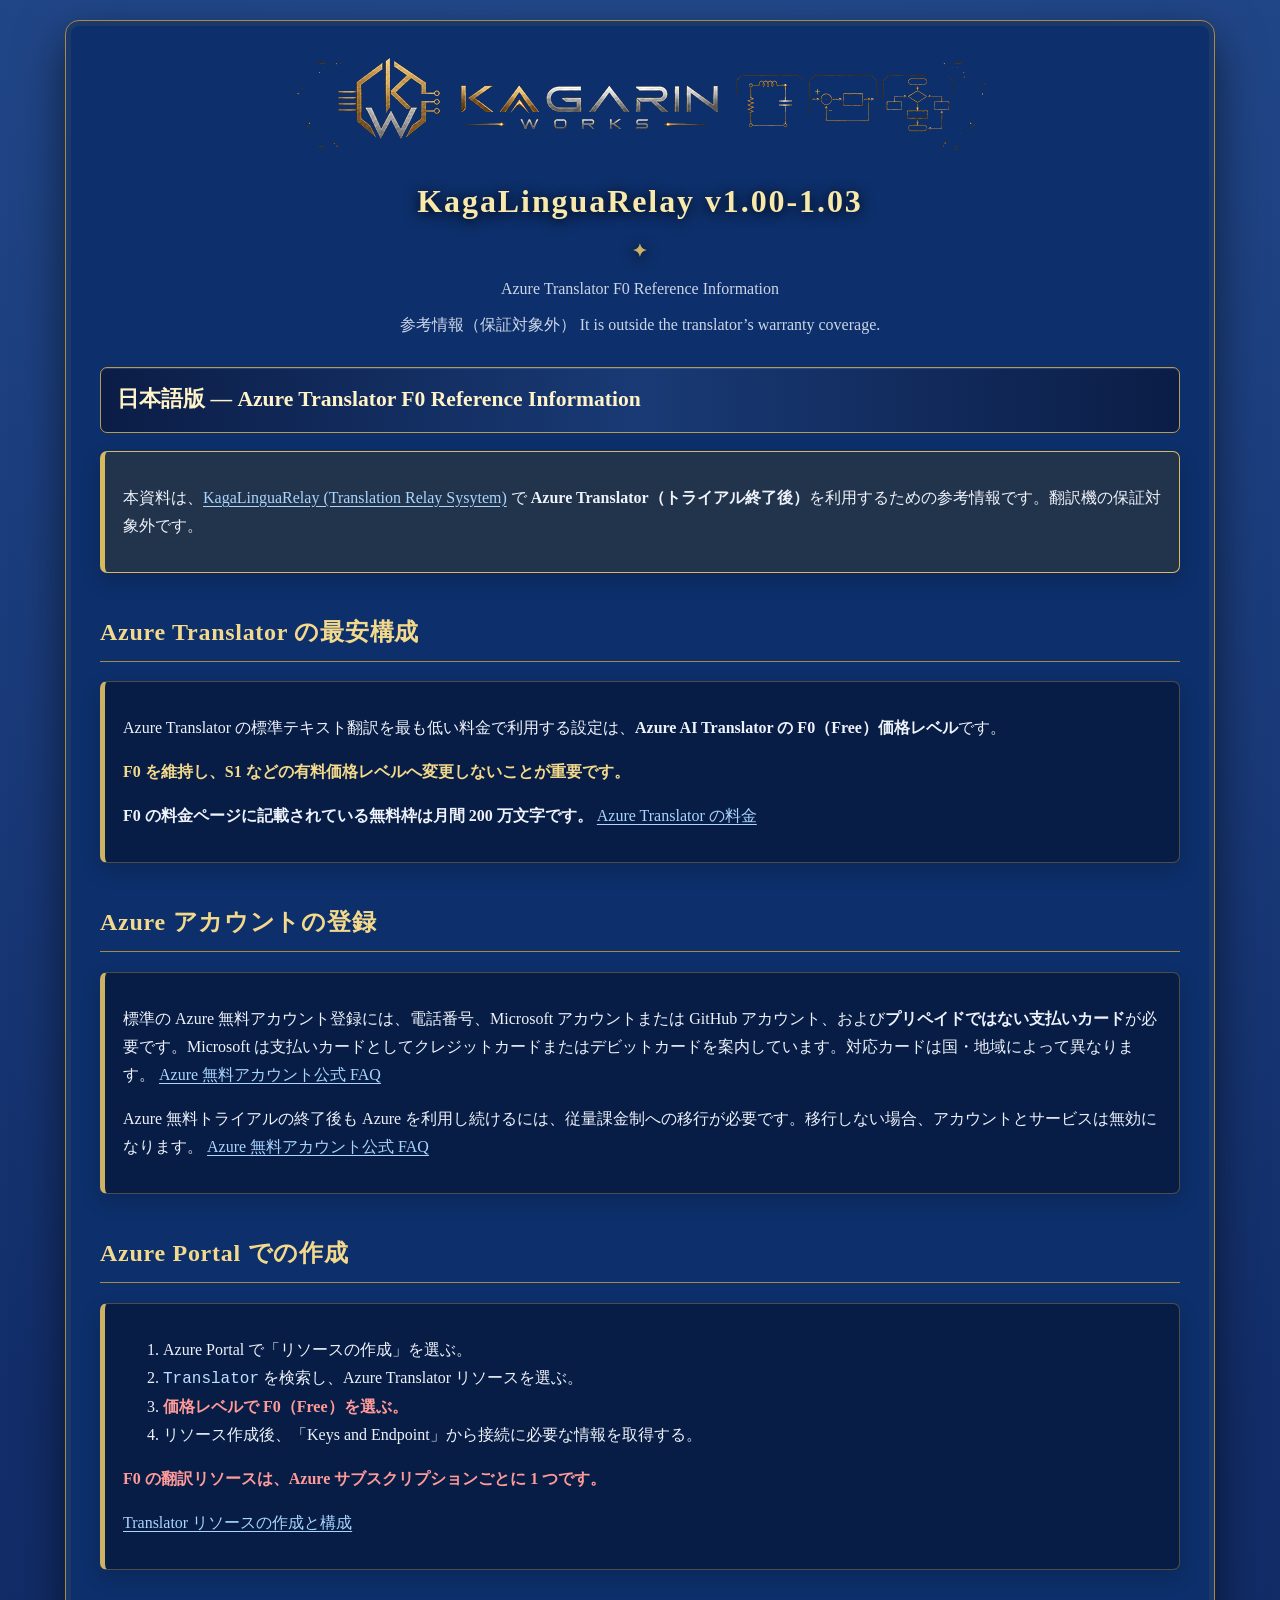
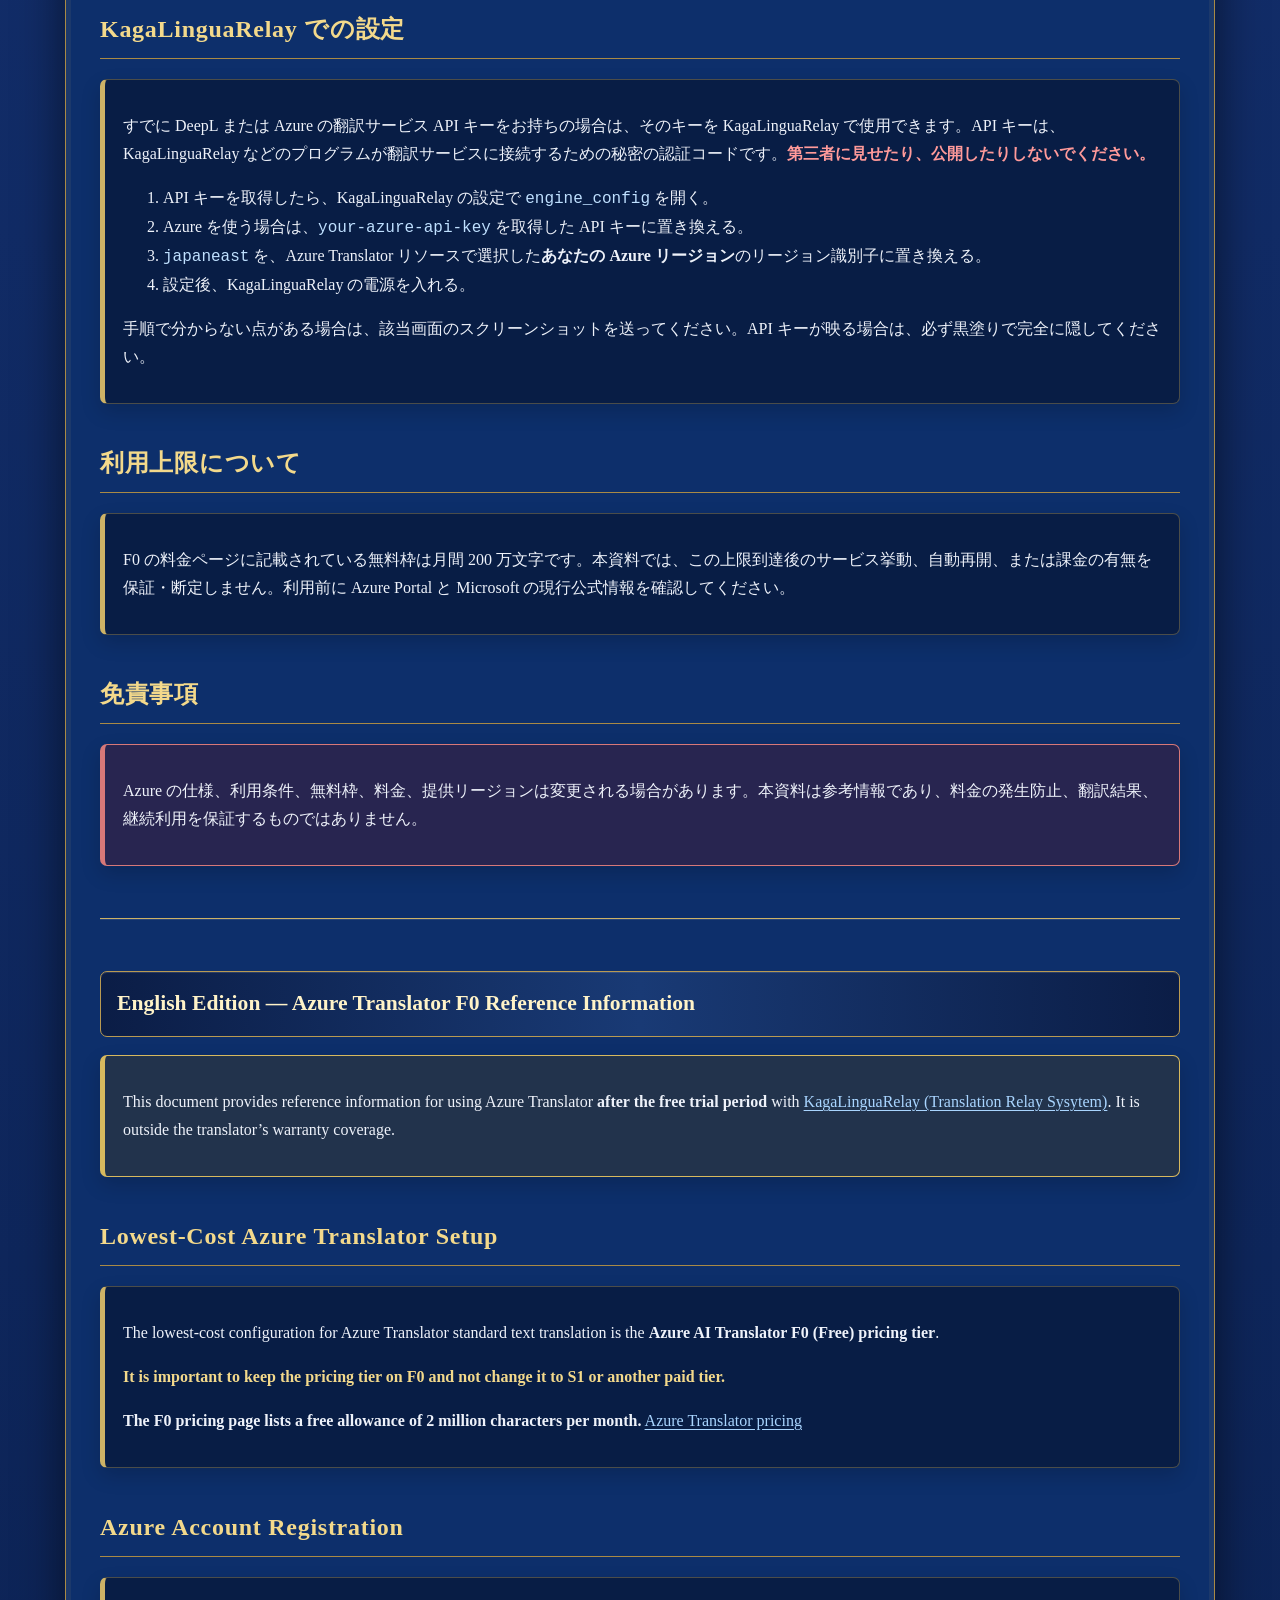
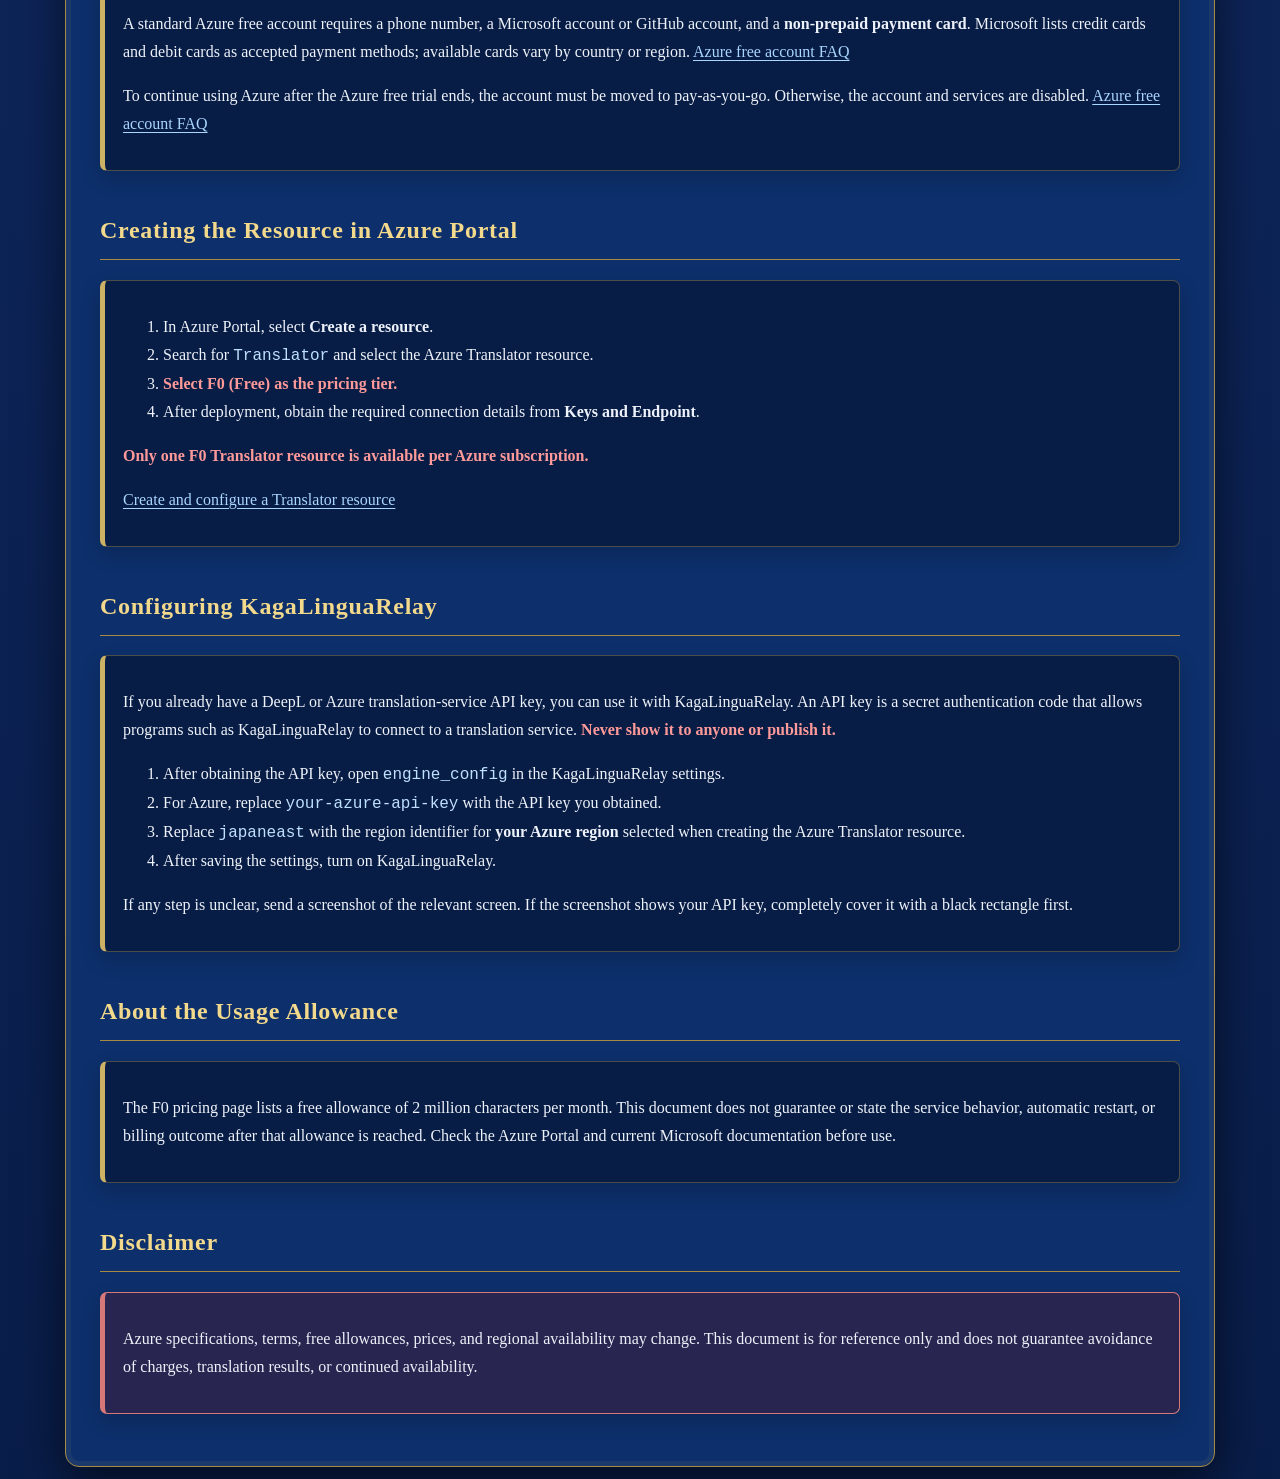
<file: kagalinguarelay-azure-translator-f0-reference.html>
<!doctype html>
<html lang="ja">
<head>
  <meta charset="utf-8">
  <meta name="viewport" content="width=device-width,initial-scale=1">
  <title>KagaLinguaRelay — Azure Translator F0 Reference Information</title>
  <style>
    .container>div[style*="text-align:center"],.klr>div[style*="text-align:center"]{margin:0 0 18px;line-height:0}.container>div[style*="text-align:center"] img,.klr>div[style*="text-align:center"] img{display:block;margin:auto}
    body{margin:0;padding:20px;background:radial-gradient(circle at 50% -20%,#2d5ba2 0,#122d69 43%,#091d49 100%);color:#eef2fa;font:16px/1.75 Georgia,"Yu Mincho",serif}.container{max-width:1080px;margin:auto;padding:34px;background:#0d2f6b;border:1px solid #a98a45;border-radius:14px;box-shadow:0 18px 48px rgba(0,0,0,.55),inset 0 0 0 5px rgba(205,178,102,.08)}h1{text-align:center;color:#f8e8aa;margin:0;font-family:Georgia,"Yu Mincho",serif;letter-spacing:.06em;text-shadow:0 2px 14px #000}h1:after{content:"✦";display:block;margin:7px auto 0;color:#cdb266;font-size:.55em}.version{text-align:center;color:#cbd6e8;margin:8px 0 28px}.lang-title{margin-top:0;padding:13px 16px;color:#fff3c8;background:linear-gradient(90deg,#0b1d46,#193a75,#0b1d46);border:1px solid #b99a52;border-radius:7px;font-size:1.35em;font-weight:bold;box-shadow:inset 0 1px rgba(255,255,255,.12)}h2{color:#f3d98b;border-bottom:1px solid #a98a45;padding-bottom:8px;margin-top:38px;letter-spacing:.03em}h3{color:#e6d29a}.box{margin:18px 0;padding:16px 18px;background:rgba(8,23,54,.72);border:1px solid rgba(170,145,81,.42);border-left:5px solid #cdb266;border-radius:7px;box-shadow:0 8px 20px rgba(0,0,0,.16)}.warn{border-color:#d7b95e;background:rgba(76,57,18,.35)}.danger{border-color:#d77878;background:rgba(92,19,29,.34)}code{color:#bfe0ff;white-space:pre-wrap}.hl{color:#f3d98b;font-weight:bold}a{color:#a9d5ff;text-underline-offset:3px}.tree{margin:12px 0;padding:14px 16px;background:#050f26;border:1px solid #526c9f;border-radius:6px;font-family:Consolas,monospace;white-space:pre-wrap}.lang-break{border:0;border-top:1px solid #cdb266;margin:52px 0;box-shadow:0 1px rgba(255,255,255,.1)}.important{color:#ff9a9a;font-weight:bold}@media(max-width:650px){body{padding:8px}.container{padding:20px}}
  </style>
</head>
<body>
  <main class="container">
    <div style="text-align:center;"><img src="./kagarin_store_banner_dark_700x100.png" alt="Kagarin Works" style="max-width:100%;height:auto;"></div>
    <h1>KagaLinguaRelay v1.00-1.03</h1>
    <p class="version">Azure Translator F0 Reference Information</p>
    <p class="version" style="margin-top:-20px;">参考情報（保証対象外）  It is outside the translator’s warranty coverage. &#x20;</p>
    <section id="ja" lang="ja">
      <div class="lang-title">日本語版 — Azure Translator F0 Reference Information</div>
      <div class="box warn"><p>本資料は、<a href="https://marketplace.secondlife.com/s/KagaLinguaRelay-Translation-Relay-Sysytem/28533297" target="_blank" rel="noopener noreferrer">KagaLinguaRelay (Translation Relay Sysytem)</a> で <b>Azure Translator（トライアル終了後）</b>を利用するための参考情報です。翻訳機の保証対象外です。</p></div>
      <h2>Azure Translator の最安構成</h2>
      <div class="box"><p>Azure Translator の標準テキスト翻訳を最も低い料金で利用する設定は、<b>Azure AI Translator の F0（Free）価格レベル</b>です。</p><p class="hl">F0 を維持し、S1 などの有料価格レベルへ変更しないことが重要です。</p><p><b>F0 の料金ページに記載されている無料枠は月間 200 万文字です。</b> <a href="https://azure.microsoft.com/pricing/details/translator/" target="_blank" rel="noopener noreferrer">Azure Translator の料金</a></p></div>
      <h2>Azure アカウントの登録</h2>
      <div class="box"><p>標準の Azure 無料アカウント登録には、電話番号、Microsoft アカウントまたは GitHub アカウント、および<b>プリペイドではない支払いカード</b>が必要です。Microsoft は支払いカードとしてクレジットカードまたはデビットカードを案内しています。対応カードは国・地域によって異なります。 <a href="https://azure.microsoft.com/pricing/purchase-options/azure-account" target="_blank" rel="noopener noreferrer">Azure 無料アカウント公式 FAQ</a></p><p>Azure 無料トライアルの終了後も Azure を利用し続けるには、従量課金制への移行が必要です。移行しない場合、アカウントとサービスは無効になります。 <a href="https://azure.microsoft.com/pricing/purchase-options/azure-account" target="_blank" rel="noopener noreferrer">Azure 無料アカウント公式 FAQ</a></p></div>
      <h2>Azure Portal での作成</h2>
      <div class="box"><ol><li>Azure Portal で「リソースの作成」を選ぶ。</li><li><code>Translator</code> を検索し、Azure Translator リソースを選ぶ。</li><li><span class="important">価格レベルで F0（Free）を選ぶ。</span></li><li>リソース作成後、「Keys and Endpoint」から接続に必要な情報を取得する。</li></ol><p class="important">F0 の翻訳リソースは、Azure サブスクリプションごとに 1 つです。</p><p><a href="https://learn.microsoft.com/azure/ai-services/translator/how-to/create-translator-resource" target="_blank" rel="noopener noreferrer">Translator リソースの作成と構成</a></p></div>
      <h2>KagaLinguaRelay での設定</h2>
      <div class="box"><p>すでに DeepL または Azure の翻訳サービス API キーをお持ちの場合は、そのキーを KagaLinguaRelay で使用できます。API キーは、KagaLinguaRelay などのプログラムが翻訳サービスに接続するための秘密の認証コードです。<span class="important">第三者に見せたり、公開したりしないでください。</span></p><ol><li>API キーを取得したら、KagaLinguaRelay の設定で <code>engine_config</code> を開く。</li><li>Azure を使う場合は、<code>your-azure-api-key</code> を取得した API キーに置き換える。</li><li><code>japaneast</code> を、Azure Translator リソースで選択した<b>あなたの Azure リージョン</b>のリージョン識別子に置き換える。</li><li>設定後、KagaLinguaRelay の電源を入れる。</li></ol><p>手順で分からない点がある場合は、該当画面のスクリーンショットを送ってください。API キーが映る場合は、必ず黒塗りで完全に隠してください。</p></div>
      <h2>利用上限について</h2>
      <div class="box"><p>F0 の料金ページに記載されている無料枠は月間 200 万文字です。本資料では、この上限到達後のサービス挙動、自動再開、または課金の有無を保証・断定しません。利用前に Azure Portal と Microsoft の現行公式情報を確認してください。</p></div>
      <h2>免責事項</h2>
      <div class="box danger"><p>Azure の仕様、利用条件、無料枠、料金、提供リージョンは変更される場合があります。本資料は参考情報であり、料金の発生防止、翻訳結果、継続利用を保証するものではありません。</p></div>
    </section>
    <hr class="lang-break">
    <section id="en" lang="en">
      <div class="lang-title">English Edition — Azure Translator F0 Reference Information</div>
      <div class="box warn"><p>This document provides reference information for using Azure Translator <b>after the free trial period</b> with <a href="https://marketplace.secondlife.com/s/KagaLinguaRelay-Translation-Relay-Sysytem/28533297" target="_blank" rel="noopener noreferrer">KagaLinguaRelay (Translation Relay Sysytem)</a>. It is outside the translator’s warranty coverage.</p></div>
      <h2>Lowest-Cost Azure Translator Setup</h2>
      <div class="box"><p>The lowest-cost configuration for Azure Translator standard text translation is the <b>Azure AI Translator F0 (Free) pricing tier</b>.</p><p class="hl">It is important to keep the pricing tier on F0 and not change it to S1 or another paid tier.</p><p><b>The F0 pricing page lists a free allowance of 2 million characters per month.</b> <a href="https://azure.microsoft.com/pricing/details/translator/" target="_blank" rel="noopener noreferrer">Azure Translator pricing</a></p></div>
      <h2>Azure Account Registration</h2>
      <div class="box"><p>A standard Azure free account requires a phone number, a Microsoft account or GitHub account, and a <b>non-prepaid payment card</b>. Microsoft lists credit cards and debit cards as accepted payment methods; available cards vary by country or region. <a href="https://azure.microsoft.com/pricing/purchase-options/azure-account" target="_blank" rel="noopener noreferrer">Azure free account FAQ</a></p><p>To continue using Azure after the Azure free trial ends, the account must be moved to pay-as-you-go. Otherwise, the account and services are disabled. <a href="https://azure.microsoft.com/pricing/purchase-options/azure-account" target="_blank" rel="noopener noreferrer">Azure free account FAQ</a></p></div>
      <h2>Creating the Resource in Azure Portal</h2>
      <div class="box"><ol><li>In Azure Portal, select <b>Create a resource</b>.</li><li>Search for <code>Translator</code> and select the Azure Translator resource.</li><li><span class="important">Select F0 (Free) as the pricing tier.</span></li><li>After deployment, obtain the required connection details from <b>Keys and Endpoint</b>.</li></ol><p class="important">Only one F0 Translator resource is available per Azure subscription.</p><p><a href="https://learn.microsoft.com/azure/ai-services/translator/how-to/create-translator-resource" target="_blank" rel="noopener noreferrer">Create and configure a Translator resource</a></p></div>
      <h2>Configuring KagaLinguaRelay</h2>
      <div class="box"><p>If you already have a DeepL or Azure translation-service API key, you can use it with KagaLinguaRelay. An API key is a secret authentication code that allows programs such as KagaLinguaRelay to connect to a translation service. <span class="important">Never show it to anyone or publish it.</span></p><ol><li>After obtaining the API key, open <code>engine_config</code> in the KagaLinguaRelay settings.</li><li>For Azure, replace <code>your-azure-api-key</code> with the API key you obtained.</li><li>Replace <code>japaneast</code> with the region identifier for <b>your Azure region</b> selected when creating the Azure Translator resource.</li><li>After saving the settings, turn on KagaLinguaRelay.</li></ol><p>If any step is unclear, send a screenshot of the relevant screen. If the screenshot shows your API key, completely cover it with a black rectangle first.</p></div>
      <h2>About the Usage Allowance</h2>
      <div class="box"><p>The F0 pricing page lists a free allowance of 2 million characters per month. This document does not guarantee or state the service behavior, automatic restart, or billing outcome after that allowance is reached. Check the Azure Portal and current Microsoft documentation before use.</p></div>
      <h2>Disclaimer</h2>
      <div class="box danger"><p>Azure specifications, terms, free allowances, prices, and regional availability may change. This document is for reference only and does not guarantee avoidance of charges, translation results, or continued availability.</p></div>
    </section>
  </main>
</body>
</html>
</file>
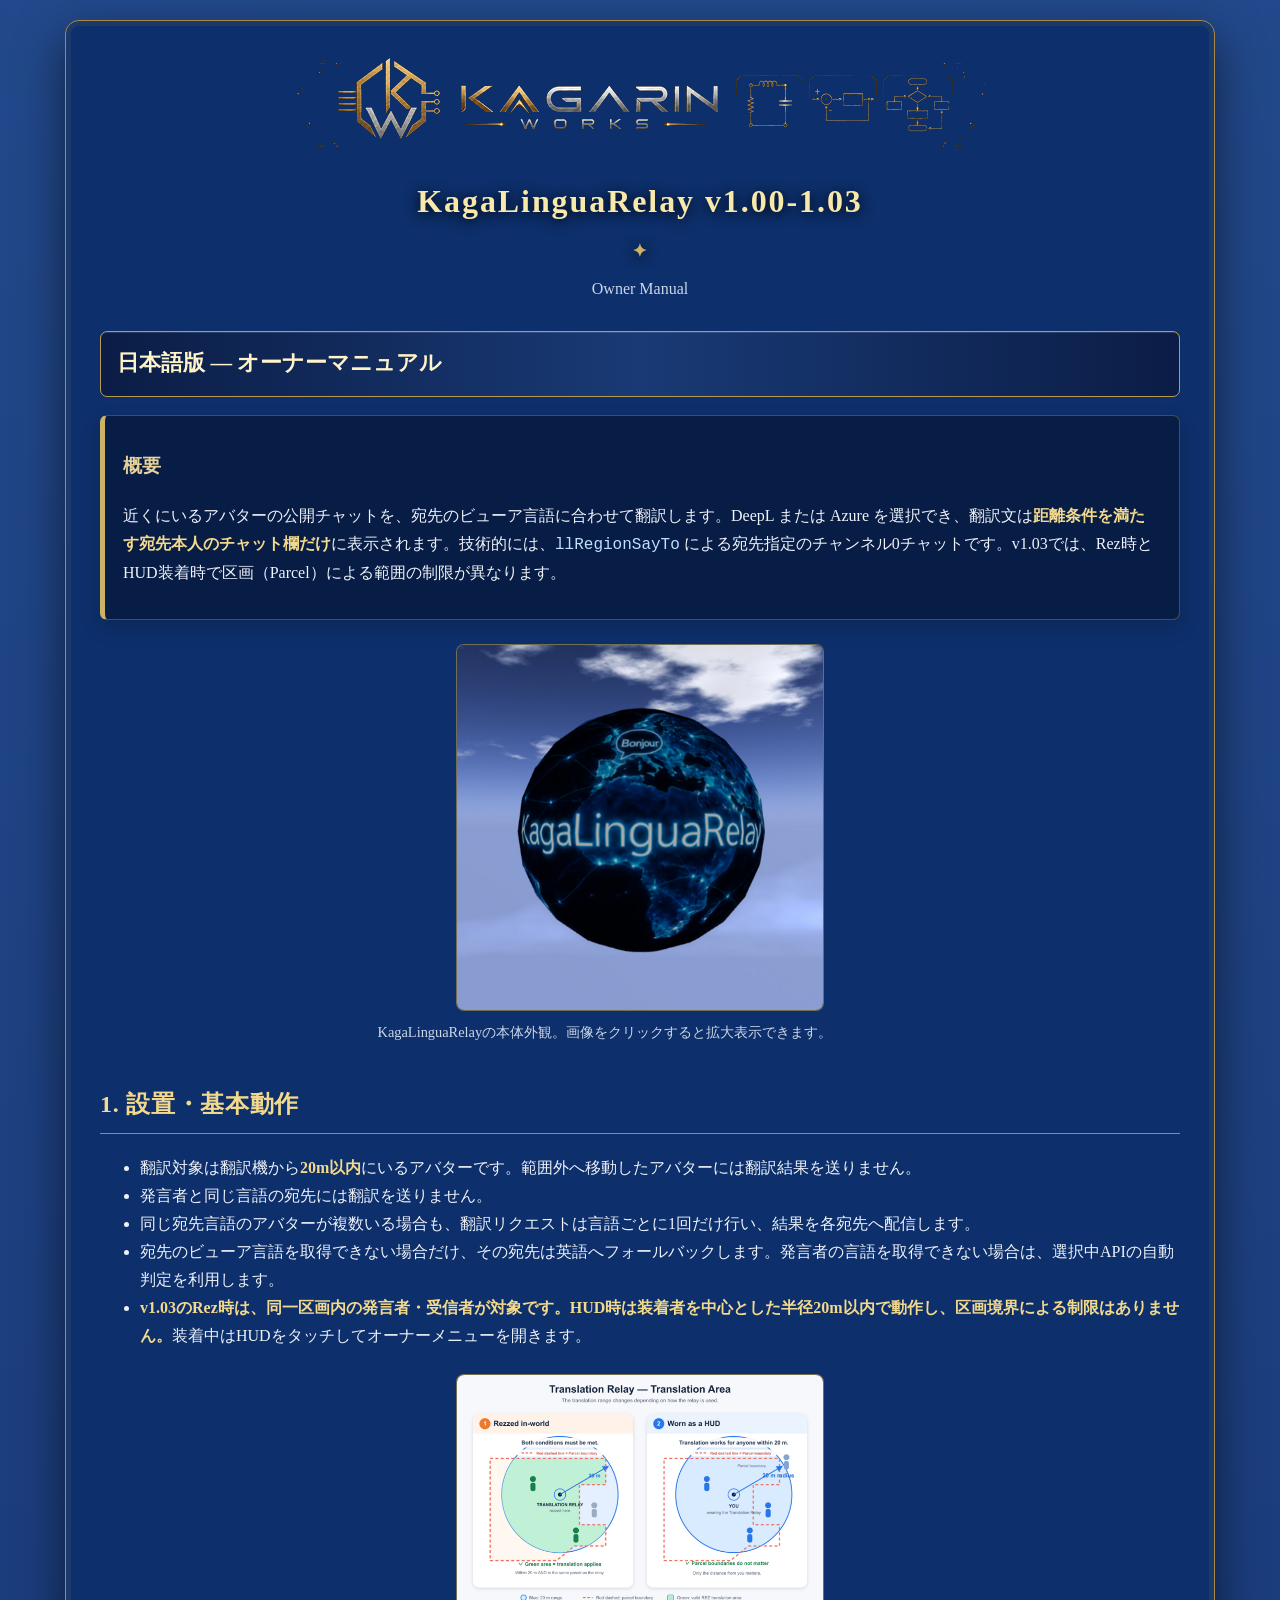
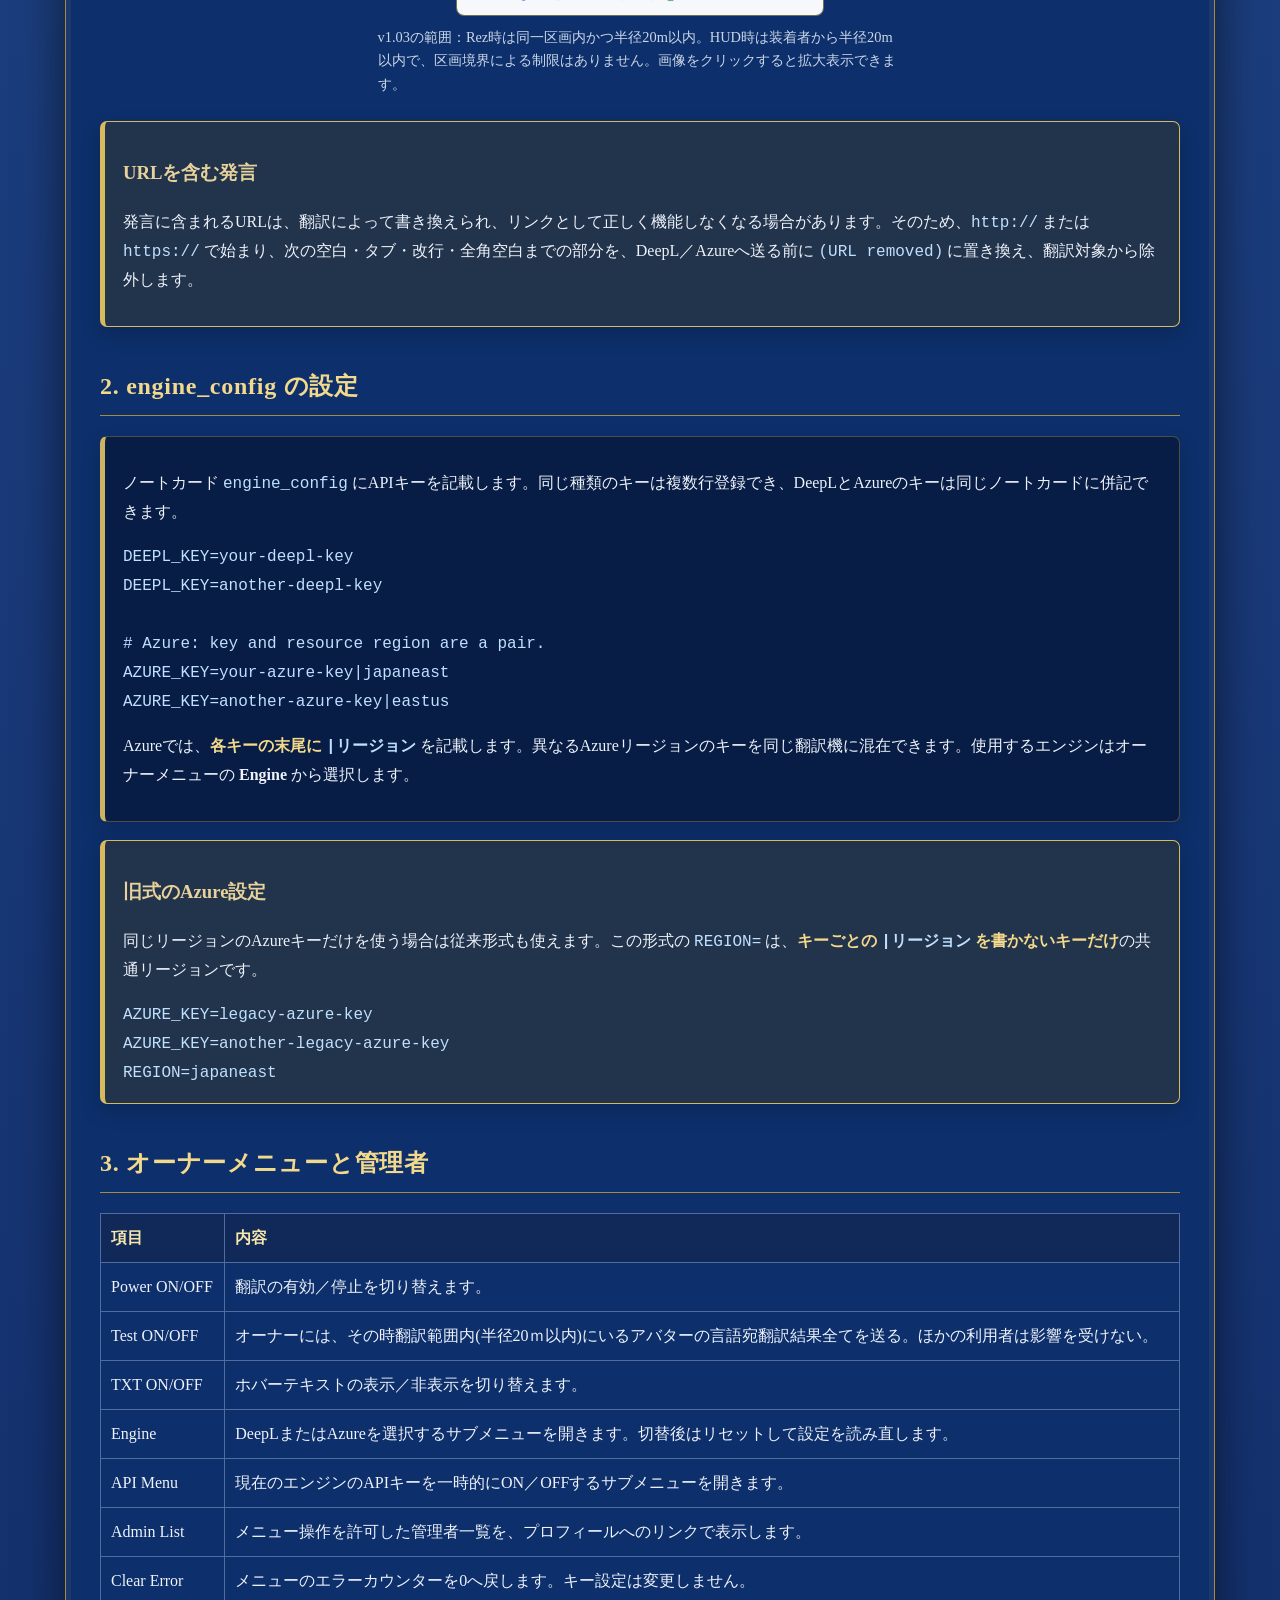
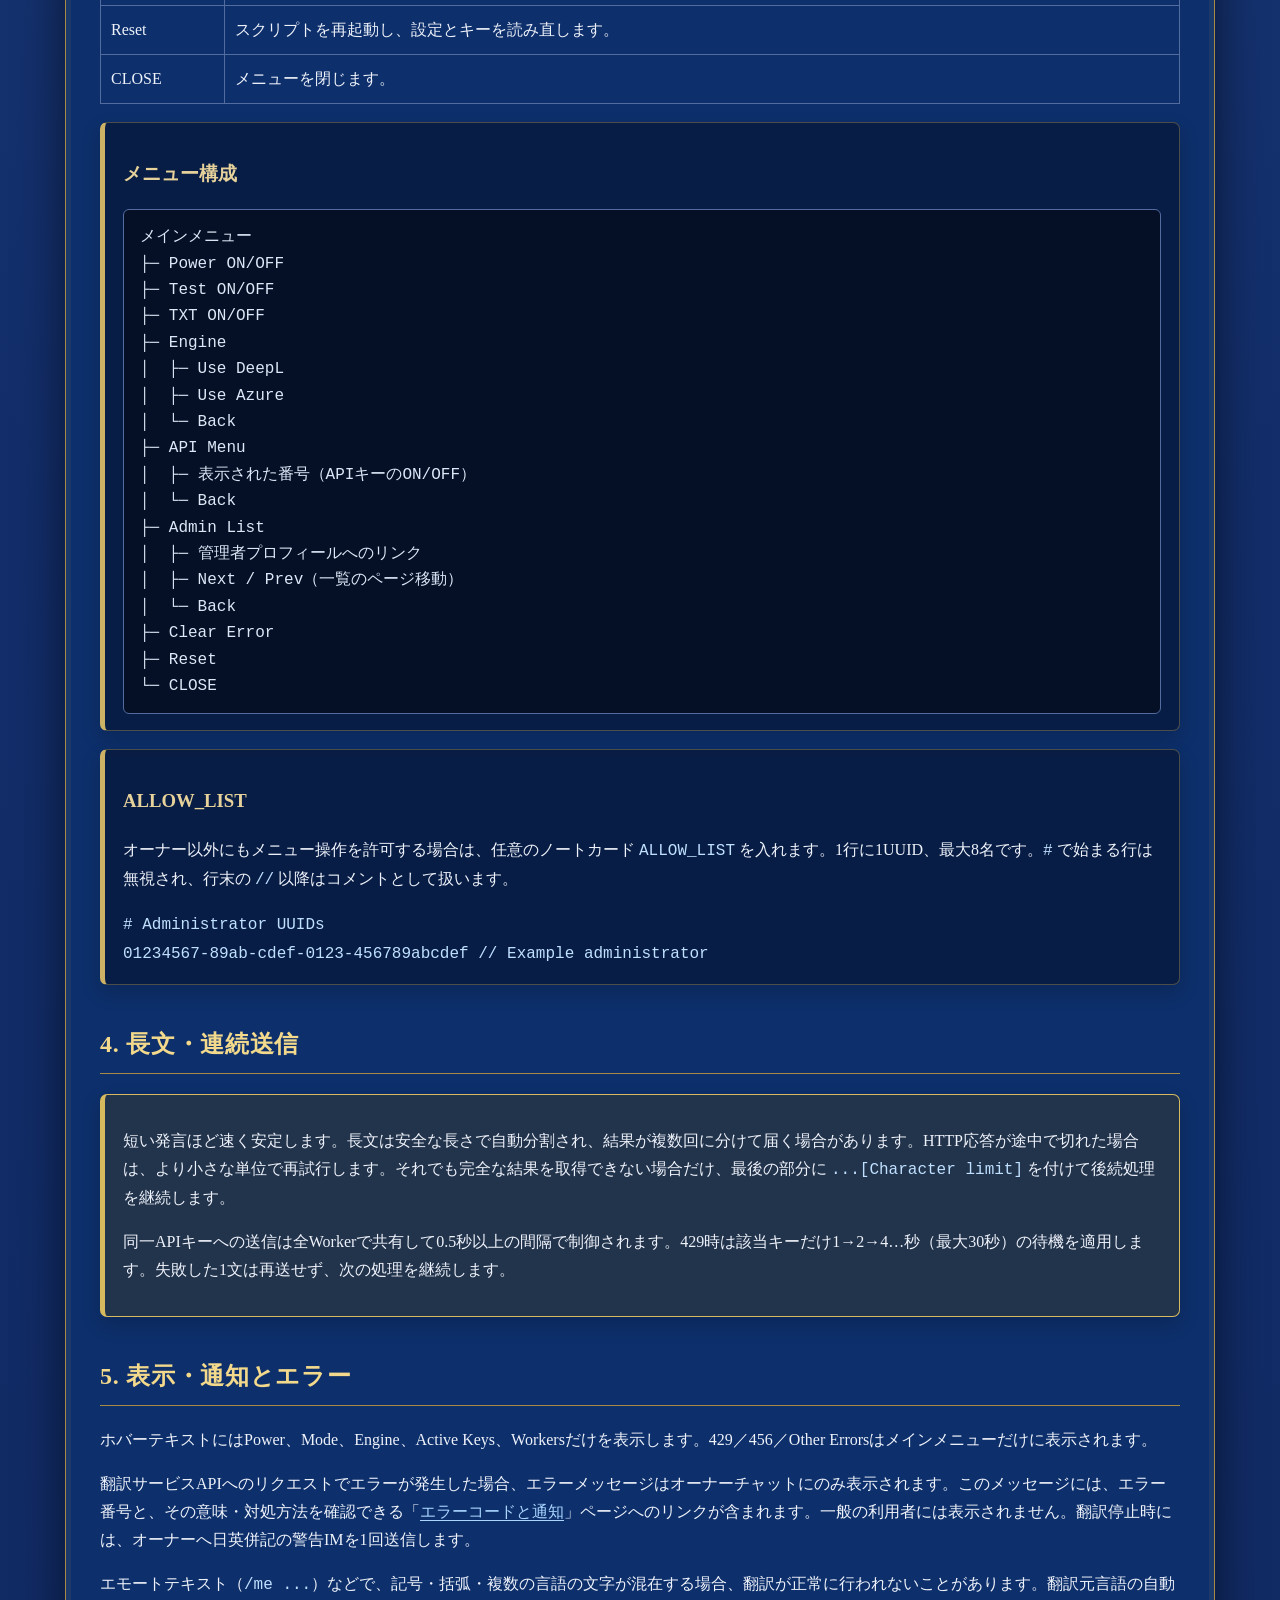
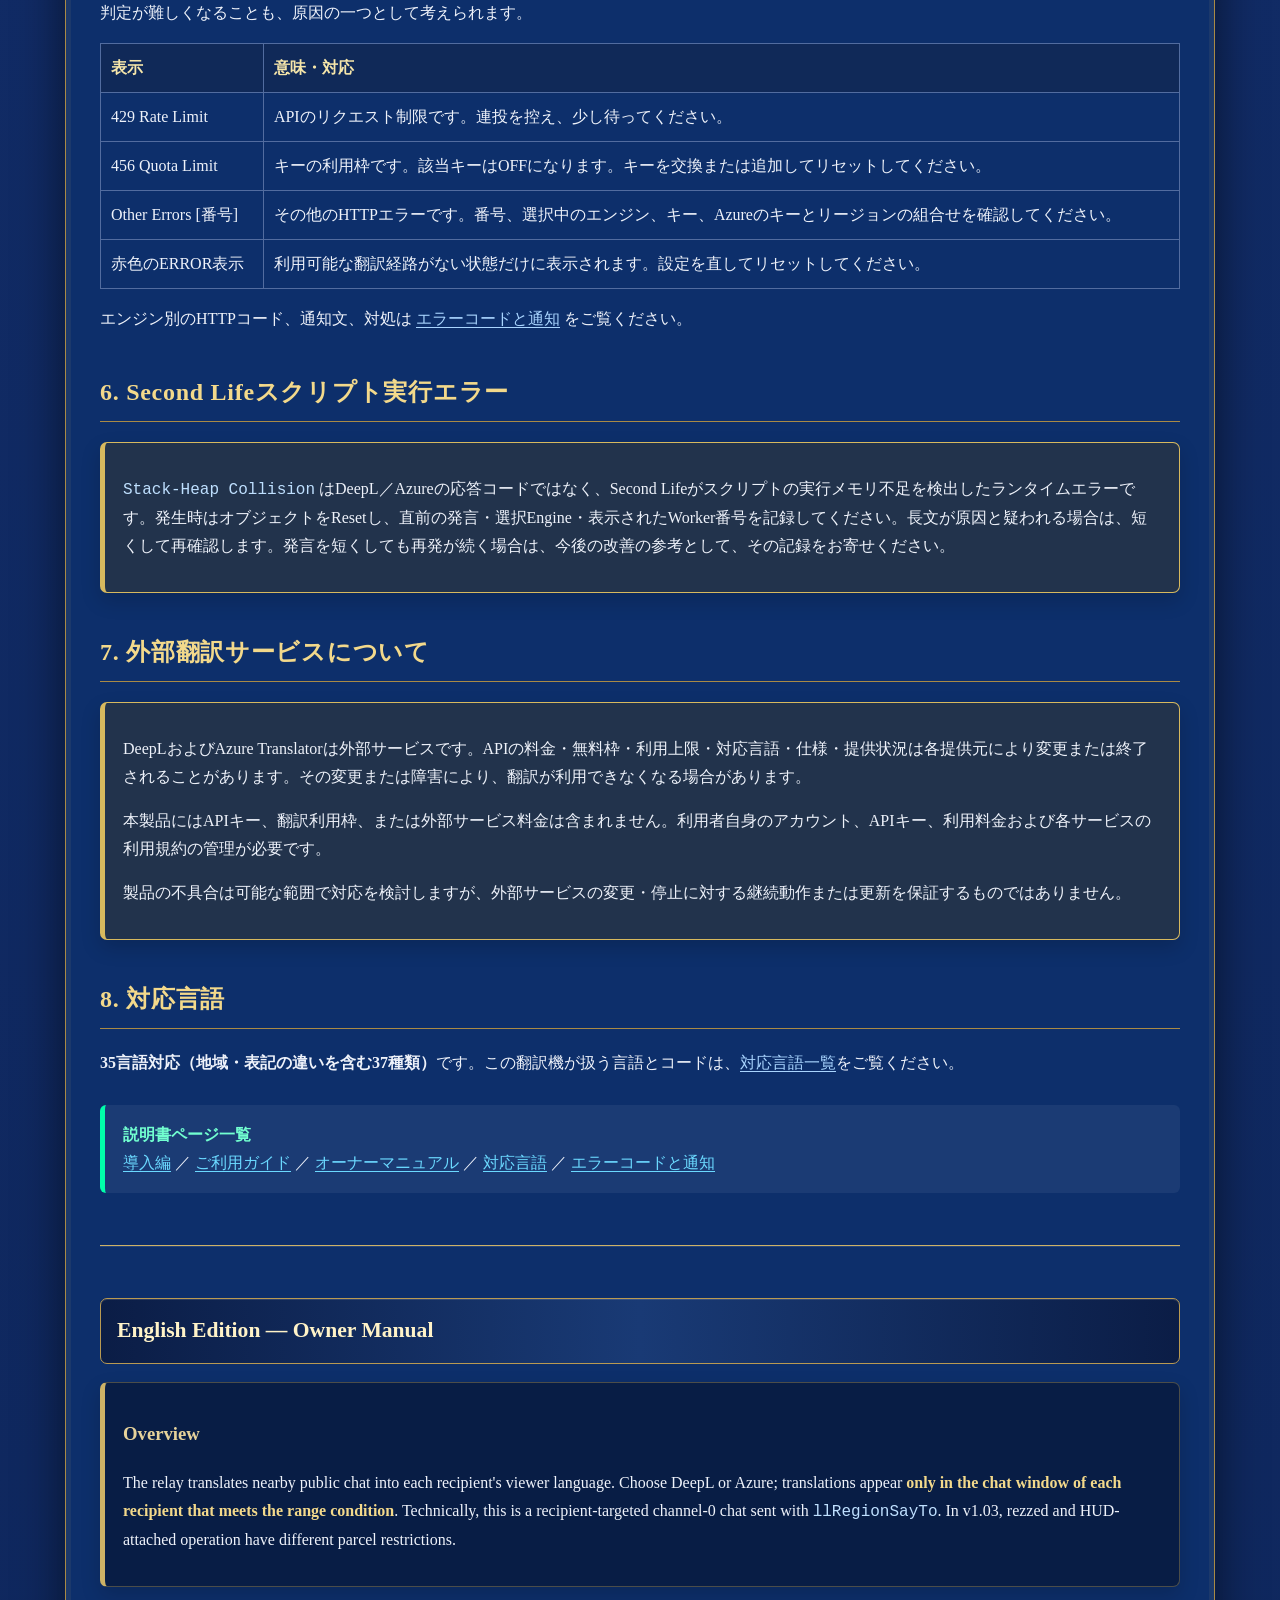
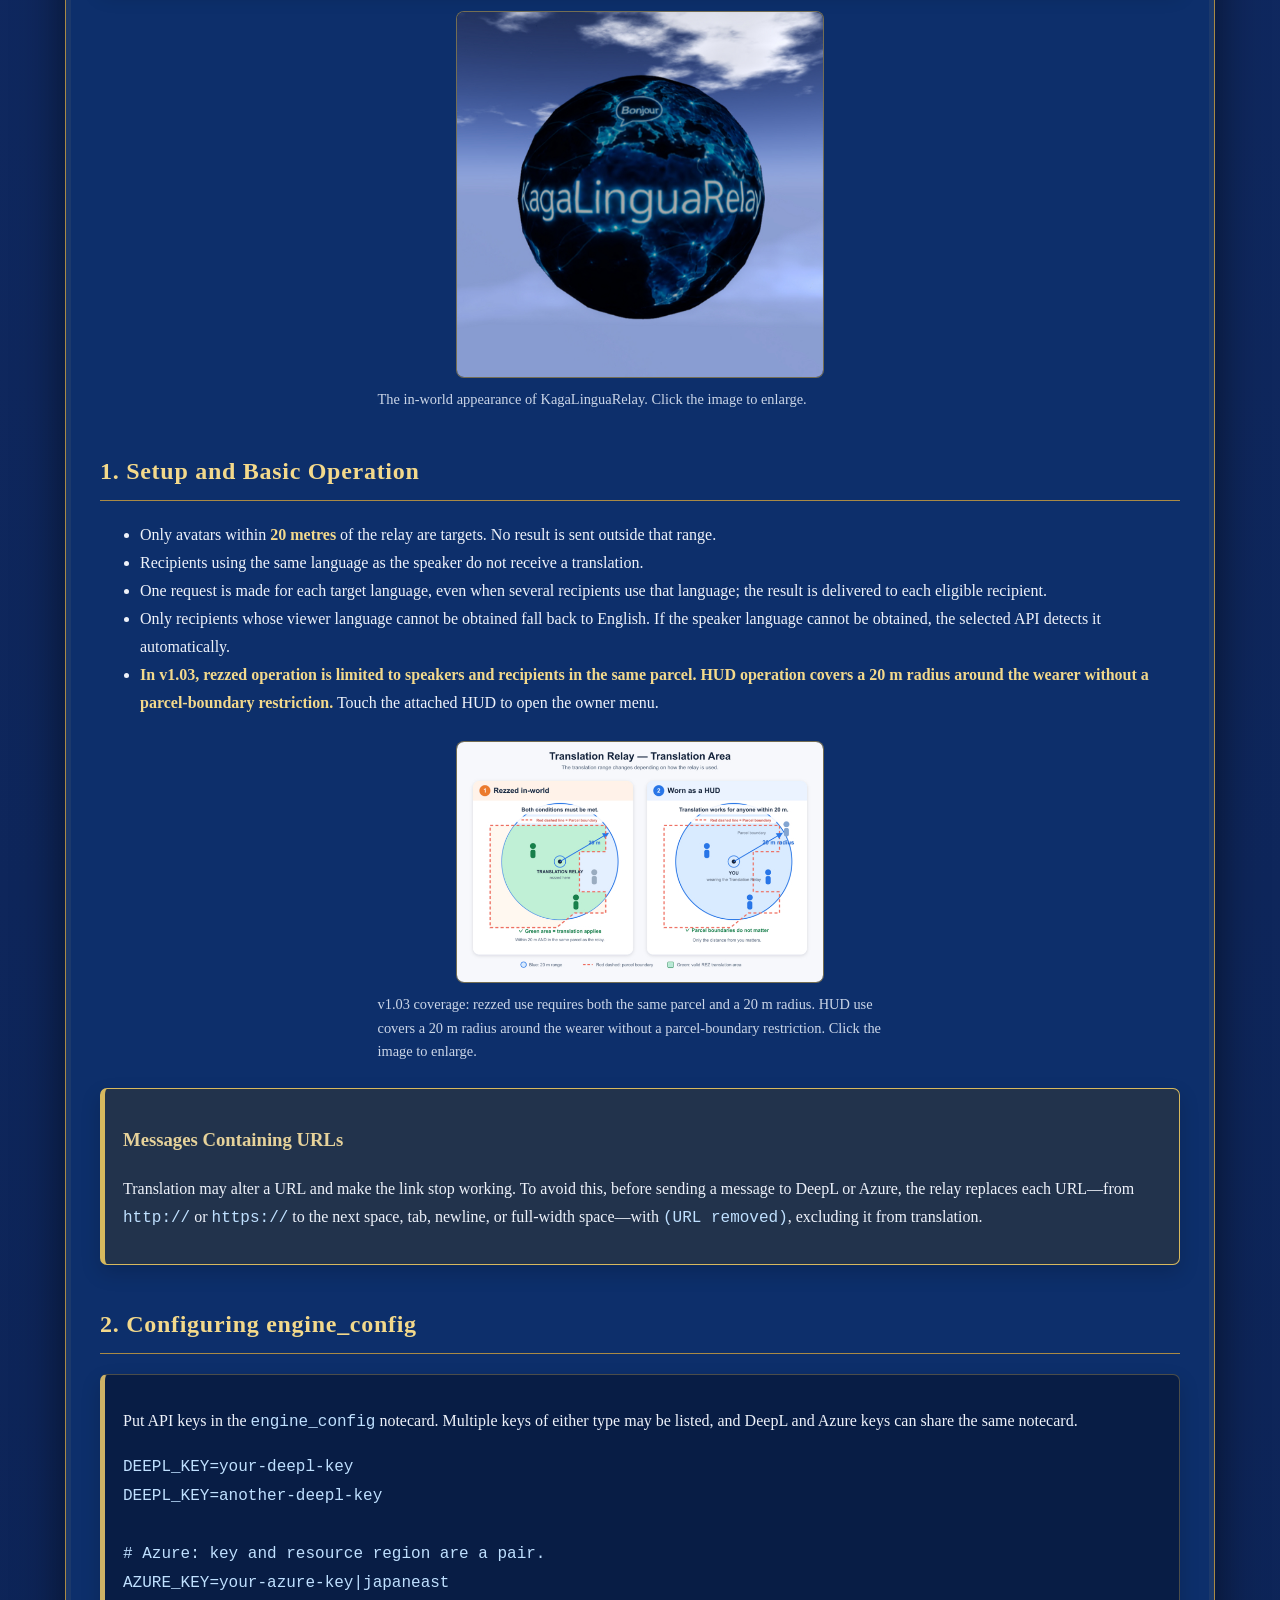
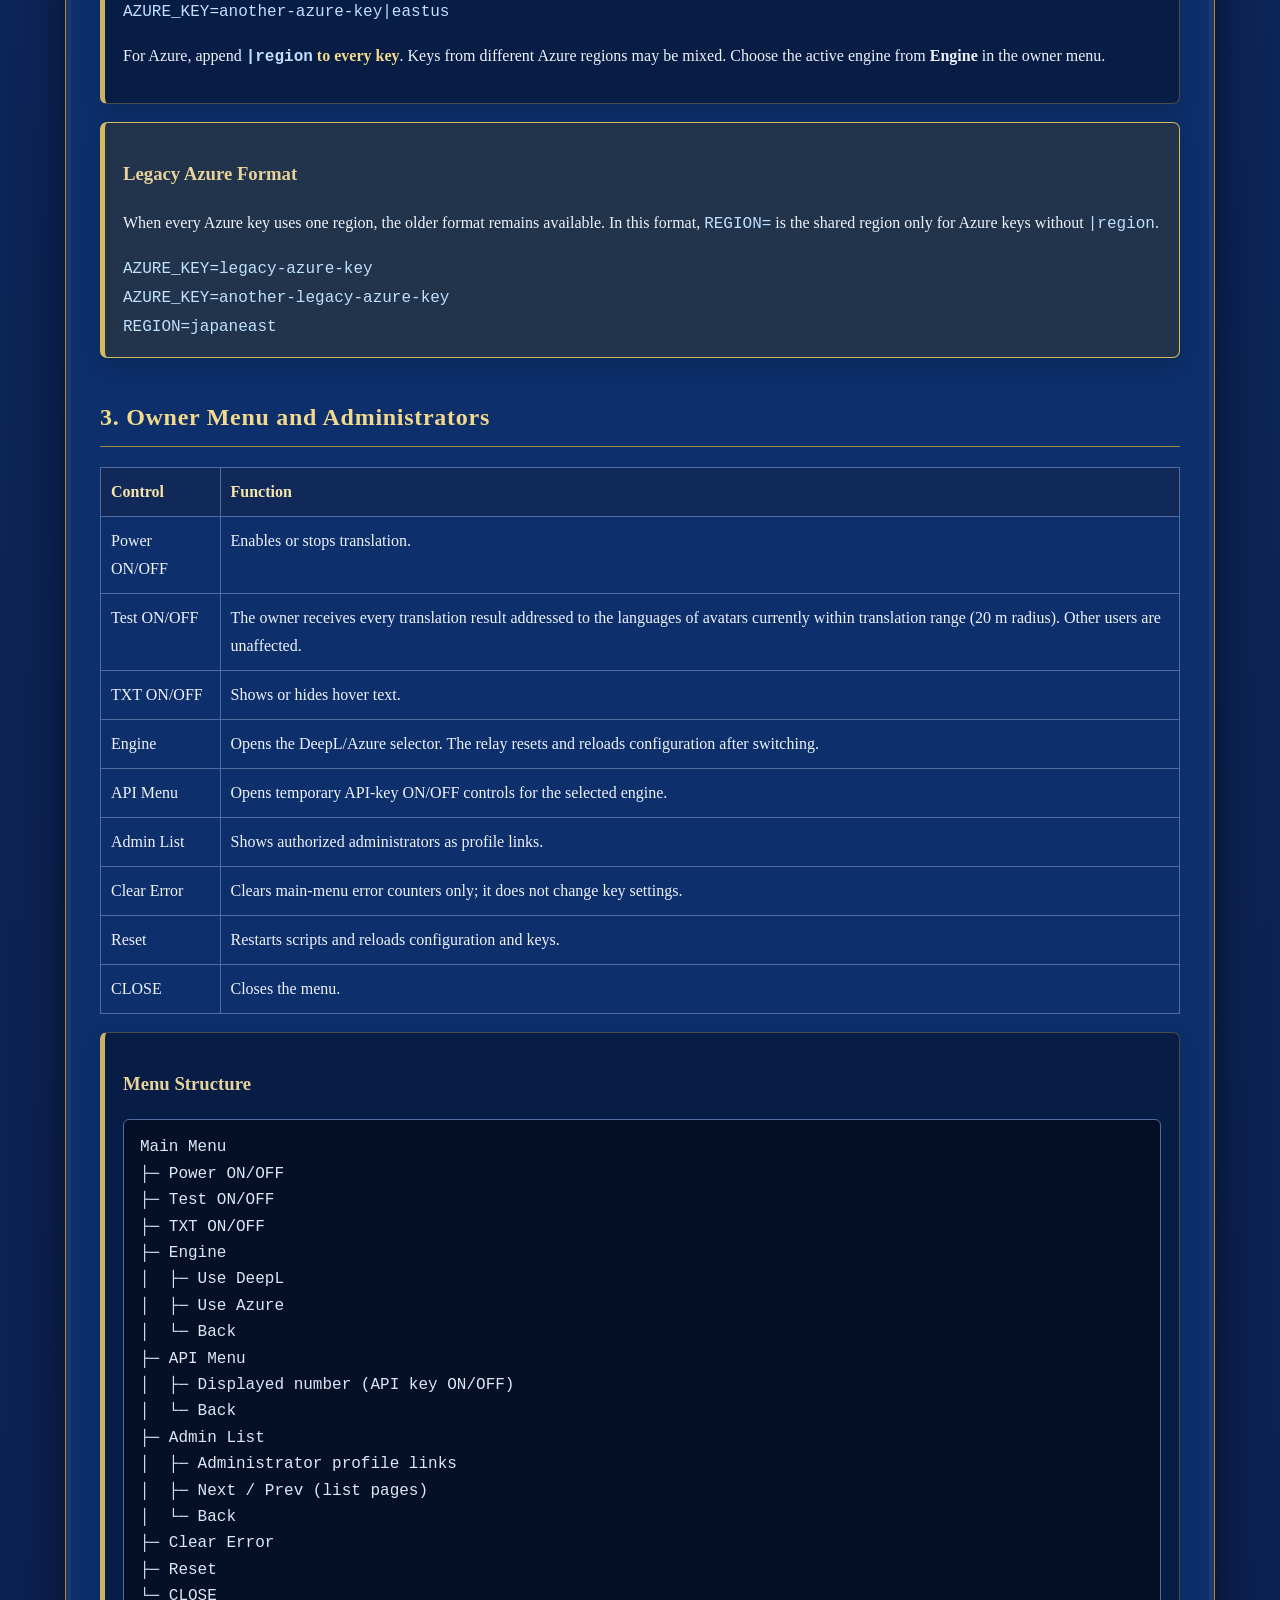
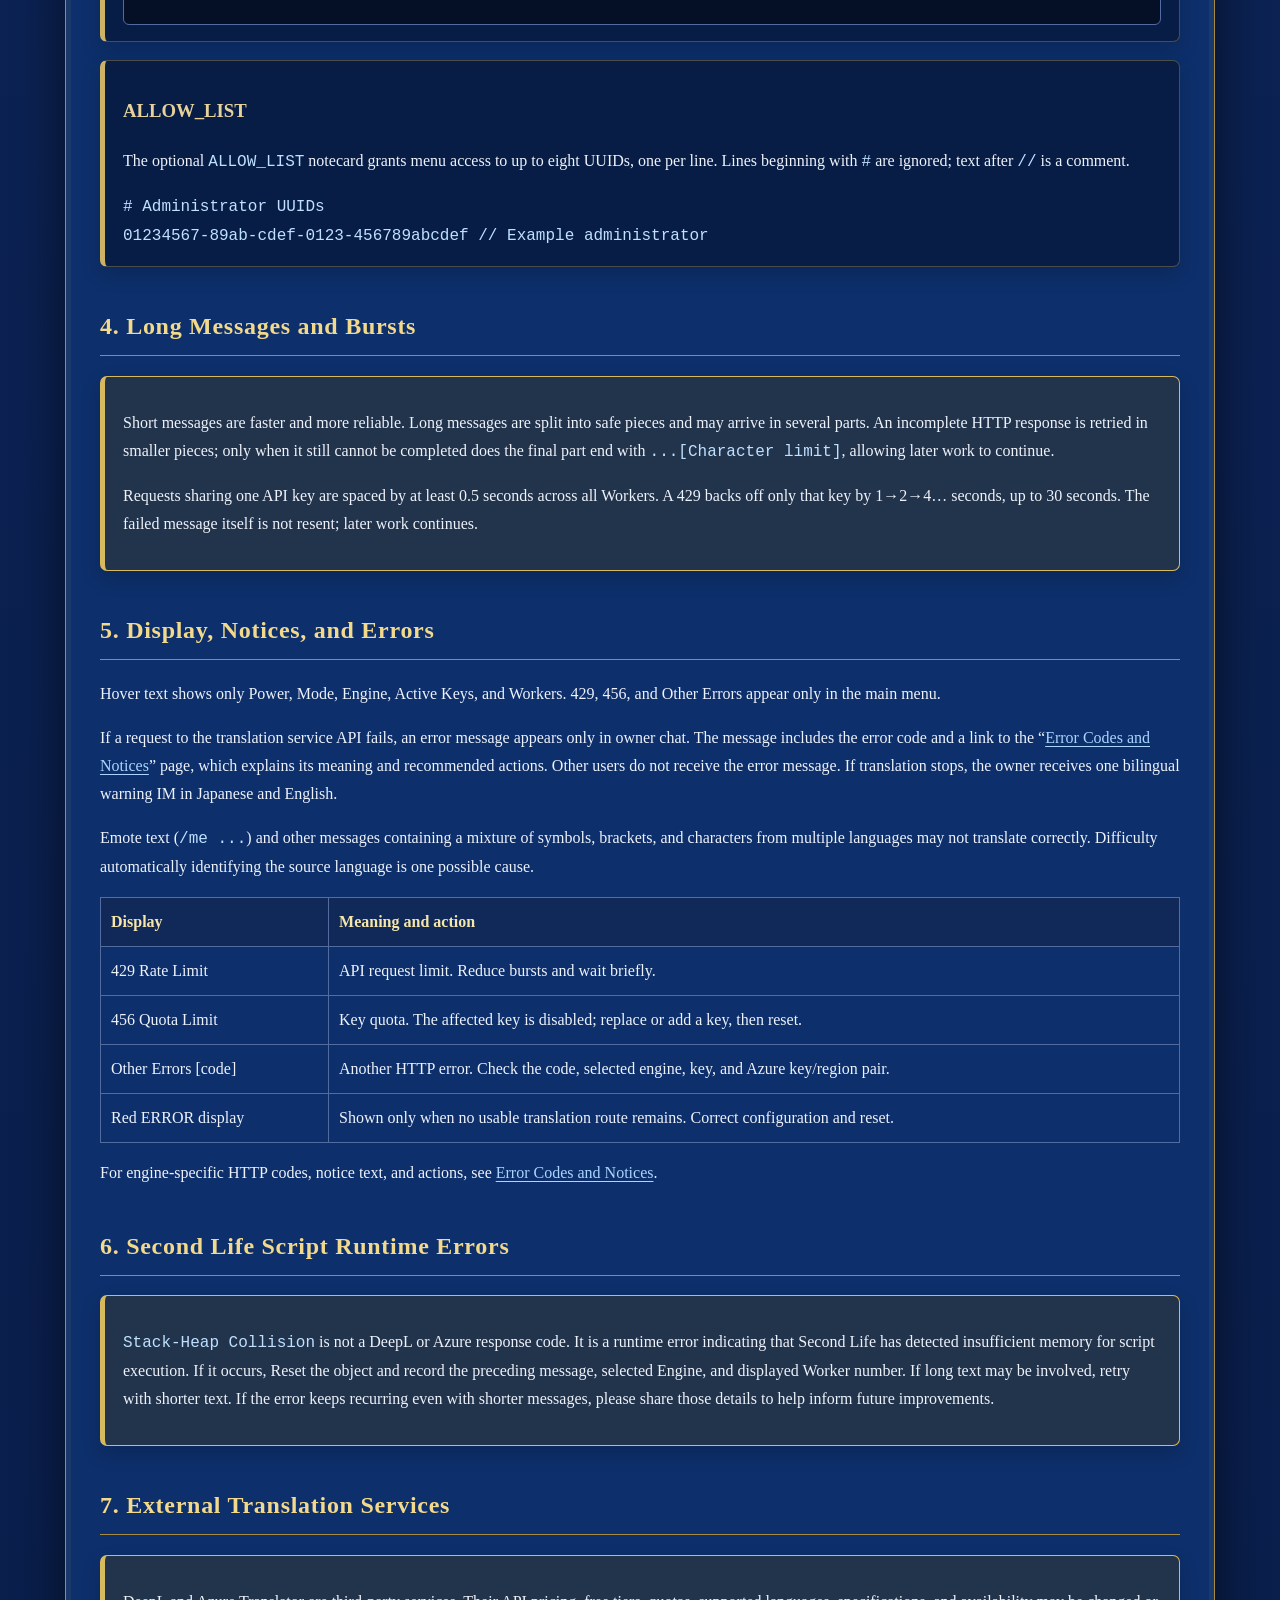
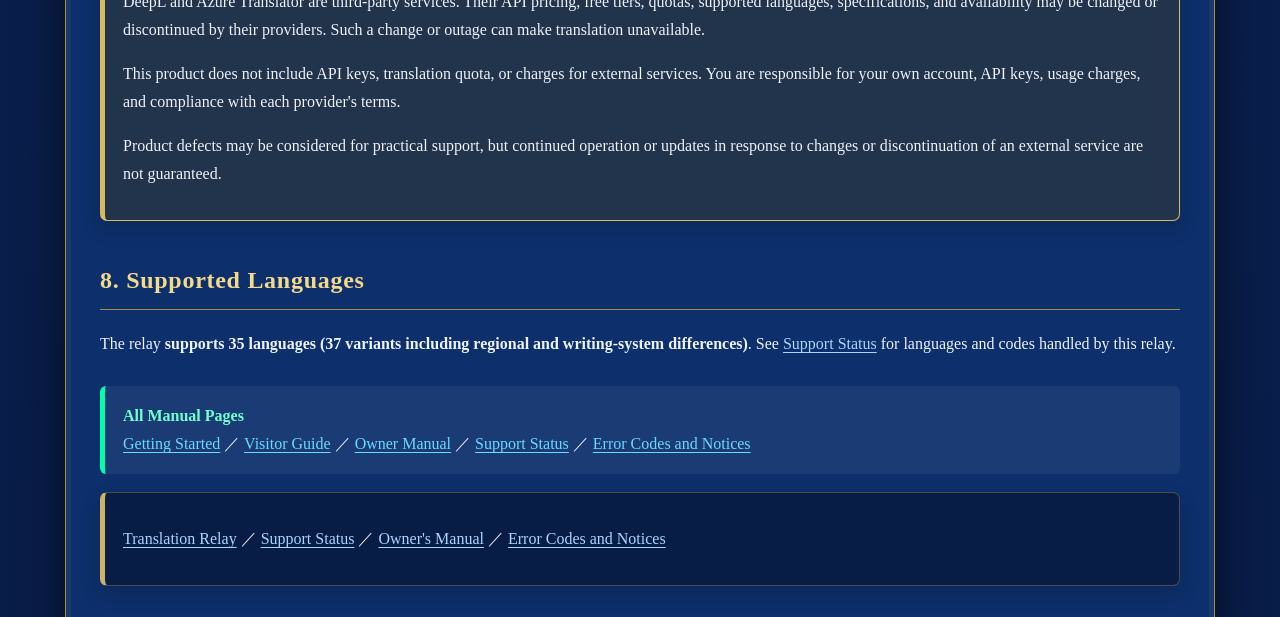
<file: owner-manual.html>
<!doctype html>
<html lang="ja"><head><meta charset="utf-8"><meta name="viewport" content="width=device-width,initial-scale=1"><title>KagaLinguaRelay v1.00 — Owner Manual</title><style>
.container>div[style*="text-align:center"],.klr>div[style*="text-align:center"]{margin:0 0 18px;line-height:0}.container>div[style*="text-align:center"] img,.klr>div[style*="text-align:center"] img{display:block;margin:auto}
body{margin:0;padding:20px;background:radial-gradient(circle at 50% -20%,#2d5ba2 0,#122d69 43%,#091d49 100%);color:#eef2fa;font:16px/1.75 Georgia,"Yu Mincho",serif}.container{max-width:1080px;margin:auto;padding:34px;background:#0d2f6b;border:1px solid #a98a45;border-radius:14px;box-shadow:0 18px 48px rgba(0,0,0,.55),inset 0 0 0 5px rgba(205,178,102,.08)}h1{text-align:center;color:#f8e8aa;margin:0;font-family:Georgia,"Yu Mincho",serif;letter-spacing:.06em;text-shadow:0 2px 14px #000}h1:after{content:"✦";display:block;margin:7px auto 0;color:#cdb266;font-size:.55em}.version{text-align:center;color:#cbd6e8;margin:8px 0 28px}.lang-title{margin-top:0;padding:13px 16px;color:#fff3c8;background:linear-gradient(90deg,#0b1d46,#193a75,#0b1d46);border:1px solid #b99a52;border-radius:7px;font-size:1.35em;font-weight:bold;box-shadow:inset 0 1px rgba(255,255,255,.12)}h2{color:#f3d98b;border-bottom:1px solid #a98a45;padding-bottom:8px;margin-top:38px;letter-spacing:.03em}h3{color:#e6d29a}.box{margin:18px 0;padding:16px 18px;background:rgba(8,23,54,.72);border:1px solid rgba(170,145,81,.42);border-left:5px solid #cdb266;border-radius:7px;box-shadow:0 8px 20px rgba(0,0,0,.16)}.warn{border-color:#d7b95e;background:rgba(76,57,18,.35)}.danger{border-color:#d77878;background:rgba(92,19,29,.34)}table{width:100%;border-collapse:collapse;margin:15px 0}th,td{padding:10px;border:1px solid #526c9f;text-align:left;vertical-align:top}th{background:#102958;color:#f6e6aa}code{color:#bfe0ff;white-space:pre-wrap}.hl{color:#f3d98b;font-weight:bold}a{color:#a9d5ff;text-underline-offset:3px}.tree{margin:12px 0 0;padding:14px 16px;background:#050f26;border:1px solid #526c9f;border-radius:6px;white-space:pre-wrap;font-family:Consolas,monospace;color:#dce8f7;line-height:1.65}.lang-break{border:0;border-top:1px solid #cdb266;margin:52px 0;box-shadow:0 1px rgba(255,255,255,.1)}@media(max-width:650px){body{padding:8px}.container{padding:20px}table{font-size:.9em}}
</style><link rel="stylesheet" href="./manual-images.css"></head><body><main class="container">
<!-- KagaLinguaRelay v1.00 Owner Manual — 2026-08-04 0059 -->
<div style="text-align:center;"><img src="./kagarin_store_banner_dark_700x100.png" alt="Kagarin Works" style="max-width:100%;height:auto;"></div><h1>KagaLinguaRelay v1.00-1.03</h1><p class="version">Owner Manual</p>

<section lang="ja"><div class="lang-title">日本語版 — オーナーマニュアル</div>
<div class="box"><h3>概要</h3><p>近くにいるアバターの公開チャットを、宛先のビューア言語に合わせて翻訳します。DeepL または Azure を選択でき、翻訳文は<span class="hl">距離条件を満たす宛先本人のチャット欄だけ</span>に表示されます。技術的には、<code>llRegionSayTo</code> による宛先指定のチャンネル0チャットです。v1.03では、Rez時とHUD装着時で区画（Parcel）による範囲の制限が異なります。</p></div>

<figure class="manual-figure"><button class="manual-image-trigger" type="button" data-full-image="./images/relay-inworld-appearance.jpg" aria-haspopup="dialog"><img src="./images/relay-inworld-appearance.jpg" width="525" height="525" alt="Second Life内に表示された球形のKagaLinguaRelay本体" loading="lazy" decoding="async"></button><figcaption>KagaLinguaRelayの本体外観。画像をクリックすると拡大表示できます。</figcaption></figure>
<h2>1. 設置・基本動作</h2><ul><li>翻訳対象は翻訳機から<span class="hl">20m以内</span>にいるアバターです。範囲外へ移動したアバターには翻訳結果を送りません。</li><li>発言者と同じ言語の宛先には翻訳を送りません。</li><li>同じ宛先言語のアバターが複数いる場合も、翻訳リクエストは言語ごとに1回だけ行い、結果を各宛先へ配信します。</li><li>宛先のビューア言語を取得できない場合だけ、その宛先は英語へフォールバックします。発言者の言語を取得できない場合は、選択中APIの自動判定を利用します。</li><li><span class="hl">v1.03のRez時は、同一区画内の発言者・受信者が対象です。HUD時は装着者を中心とした半径20m以内で動作し、区画境界による制限はありません。</span>装着中はHUDをタッチしてオーナーメニューを開きます。</li></ul>

<figure class="manual-figure"><button class="manual-image-trigger" type="button" data-full-image="./images/rez-hud-translation-area.jpg" aria-haspopup="dialog"><img src="./images/rez-hud-translation-area.jpg" width="700" height="459" alt="Rez時は20mの円と同一区画が重なる部分、HUD時は区画境界に関係なく装着者から20mの円を示す図" loading="lazy" decoding="async"></button><figcaption>v1.03の範囲：Rez時は同一区画内かつ半径20m以内。HUD時は装着者から半径20m以内で、区画境界による制限はありません。画像をクリックすると拡大表示できます。</figcaption></figure>
<div class="box warn"><h3>URLを含む発言</h3><p>発言に含まれるURLは、翻訳によって書き換えられ、リンクとして正しく機能しなくなる場合があります。そのため、<code>http://</code> または <code>https://</code> で始まり、次の空白・タブ・改行・全角空白までの部分を、DeepL／Azureへ送る前に <code>(URL removed)</code> に置き換え、翻訳対象から除外します。</p></div>
<h2>2. engine_config の設定</h2><div class="box"><p>ノートカード <code>engine_config</code> にAPIキーを記載します。同じ種類のキーは複数行登録でき、DeepLとAzureのキーは同じノートカードに併記できます。</p><code>DEEPL_KEY=your-deepl-key
DEEPL_KEY=another-deepl-key

# Azure: key and resource region are a pair.
AZURE_KEY=your-azure-key|japaneast
AZURE_KEY=another-azure-key|eastus</code><p>Azureでは、<span class="hl">各キーの末尾に <code>|リージョン</code></span> を記載します。異なるAzureリージョンのキーを同じ翻訳機に混在できます。使用するエンジンはオーナーメニューの <b>Engine</b> から選択します。</p></div><div class="box warn"><h3>旧式のAzure設定</h3><p>同じリージョンのAzureキーだけを使う場合は従来形式も使えます。この形式の <code>REGION=</code> は、<span class="hl">キーごとの <code>|リージョン</code> を書かないキーだけ</span>の共通リージョンです。</p><code>AZURE_KEY=legacy-azure-key
AZURE_KEY=another-legacy-azure-key
REGION=japaneast</code></div>

<h2>3. オーナーメニューと管理者</h2><table><tr><th>項目</th><th>内容</th></tr><tr><td>Power ON/OFF</td><td>翻訳の有効／停止を切り替えます。</td></tr><tr><td>Test ON/OFF</td><td>オーナーには、その時翻訳範囲内(半径20ｍ以内)にいるアバターの言語宛翻訳結果全てを送る。ほかの利用者は影響を受けない。</td></tr><tr><td>TXT ON/OFF</td><td>ホバーテキストの表示／非表示を切り替えます。</td></tr><tr><td>Engine</td><td>DeepLまたはAzureを選択するサブメニューを開きます。切替後はリセットして設定を読み直します。</td></tr><tr><td>API Menu</td><td>現在のエンジンのAPIキーを一時的にON／OFFするサブメニューを開きます。</td></tr><tr><td>Admin List</td><td>メニュー操作を許可した管理者一覧を、プロフィールへのリンクで表示します。</td></tr><tr><td>Clear Error</td><td>メニューのエラーカウンターを0へ戻します。キー設定は変更しません。</td></tr><tr><td>Reset</td><td>スクリプトを再起動し、設定とキーを読み直します。</td></tr><tr><td>CLOSE</td><td>メニューを閉じます。</td></tr></table><div class="box"><h3>メニュー構成</h3><div class="tree">メインメニュー
├─ Power ON/OFF
├─ Test ON/OFF
├─ TXT ON/OFF
├─ Engine
│  ├─ Use DeepL
│  ├─ Use Azure
│  └─ Back
├─ API Menu
│  ├─ 表示された番号（APIキーのON/OFF）
│  └─ Back
├─ Admin List
│  ├─ 管理者プロフィールへのリンク
│  ├─ Next / Prev（一覧のページ移動）
│  └─ Back
├─ Clear Error
├─ Reset
└─ CLOSE</div></div><div class="box"><h3>ALLOW_LIST</h3><p>オーナー以外にもメニュー操作を許可する場合は、任意のノートカード <code>ALLOW_LIST</code> を入れます。1行に1UUID、最大8名です。<code>#</code> で始まる行は無視され、行末の <code>//</code> 以降はコメントとして扱います。</p><code># Administrator UUIDs
01234567-89ab-cdef-0123-456789abcdef // Example administrator</code></div>

<h2>4. 長文・連続送信</h2><div class="box warn"><p>短い発言ほど速く安定します。長文は安全な長さで自動分割され、結果が複数回に分けて届く場合があります。HTTP応答が途中で切れた場合は、より小さな単位で再試行します。それでも完全な結果を取得できない場合だけ、最後の部分に <code>...[Character limit]</code> を付けて後続処理を継続します。</p><p>同一APIキーへの送信は全Workerで共有して0.5秒以上の間隔で制御されます。429時は該当キーだけ1→2→4…秒（最大30秒）の待機を適用します。失敗した1文は再送せず、次の処理を継続します。</p></div>

<h2>5. 表示・通知とエラー</h2><p>ホバーテキストにはPower、Mode、Engine、Active Keys、Workersだけを表示します。429／456／Other Errorsはメインメニューだけに表示されます。</p><p>翻訳サービスAPIへのリクエストでエラーが発生した場合、エラーメッセージはオーナーチャットにのみ表示されます。このメッセージには、エラー番号と、その意味・対処方法を確認できる「<a href="https://kawaiikagari.github.io/KagaLinguaRelay-Manuals/error-codes.html" target="_blank" rel="noopener noreferrer">エラーコードと通知</a>」ページへのリンクが含まれます。一般の利用者には表示されません。翻訳停止時には、オーナーへ日英併記の警告IMを1回送信します。</p><p>エモートテキスト（<code>/me ...</code>）などで、記号・括弧・複数の言語の文字が混在する場合、翻訳が正常に行われないことがあります。翻訳元言語の自動判定が難しくなることも、原因の一つとして考えられます。</p><table><tr><th>表示</th><th>意味・対応</th></tr><tr><td>429 Rate Limit</td><td>APIのリクエスト制限です。連投を控え、少し待ってください。</td></tr><tr><td>456 Quota Limit</td><td>キーの利用枠です。該当キーはOFFになります。キーを交換または追加してリセットしてください。</td></tr><tr><td>Other Errors [番号]</td><td>その他のHTTPエラーです。番号、選択中のエンジン、キー、Azureのキーとリージョンの組合せを確認してください。</td></tr><tr><td>赤色のERROR表示</td><td>利用可能な翻訳経路がない状態だけに表示されます。設定を直してリセットしてください。</td></tr></table><p>エンジン別のHTTPコード、通知文、対処は <a href="https://kawaiikagari.github.io/KagaLinguaRelay-Manuals/error-codes.html" target="_blank">エラーコードと通知</a> をご覧ください。</p>

<h2>6. Second Lifeスクリプト実行エラー</h2><div class="box warn"><p><code>Stack-Heap Collision</code> はDeepL／Azureの応答コードではなく、Second Lifeがスクリプトの実行メモリ不足を検出したランタイムエラーです。発生時はオブジェクトをResetし、直前の発言・選択Engine・表示されたWorker番号を記録してください。長文が原因と疑われる場合は、短くして再確認します。発言を短くしても再発が続く場合は、今後の改善の参考として、その記録をお寄せください。</p></div>

<h2>7. 外部翻訳サービスについて</h2><div class="box warn"><p>DeepLおよびAzure Translatorは外部サービスです。APIの料金・無料枠・利用上限・対応言語・仕様・提供状況は各提供元により変更または終了されることがあります。その変更または障害により、翻訳が利用できなくなる場合があります。</p><p>本製品にはAPIキー、翻訳利用枠、または外部サービス料金は含まれません。利用者自身のアカウント、APIキー、利用料金および各サービスの利用規約の管理が必要です。</p><p>製品の不具合は可能な範囲で対応を検討しますが、外部サービスの変更・停止に対する継続動作または更新を保証するものではありません。</p></div>

<h2>8. 対応言語</h2><p><strong>35言語対応（地域・表記の違いを含む37種類）</strong>です。この翻訳機が扱う言語とコードは、<a href="https://kawaiikagari.github.io/KagaLinguaRelay-Manuals/support-status.html" target="_blank">対応言語一覧</a>をご覧ください。</p>
</section>

<hr class="lang-break"><section lang="en"><div class="lang-title">English Edition — Owner Manual</div>
<div class="box"><h3>Overview</h3><p>The relay translates nearby public chat into each recipient's viewer language. Choose DeepL or Azure; translations appear <span class="hl">only in the chat window of each recipient that meets the range condition</span>. Technically, this is a recipient-targeted channel-0 chat sent with <code>llRegionSayTo</code>. In v1.03, rezzed and HUD-attached operation have different parcel restrictions.</p></div>

<figure class="manual-figure"><button class="manual-image-trigger" type="button" data-full-image="./images/relay-inworld-appearance.jpg" aria-haspopup="dialog"><img src="./images/relay-inworld-appearance.jpg" width="525" height="525" alt="The spherical KagaLinguaRelay unit in Second Life" loading="lazy" decoding="async"></button><figcaption>The in-world appearance of KagaLinguaRelay. Click the image to enlarge.</figcaption></figure>
<h2>1. Setup and Basic Operation</h2><ul><li>Only avatars within <span class="hl">20 metres</span> of the relay are targets. No result is sent outside that range.</li><li>Recipients using the same language as the speaker do not receive a translation.</li><li>One request is made for each target language, even when several recipients use that language; the result is delivered to each eligible recipient.</li><li>Only recipients whose viewer language cannot be obtained fall back to English. If the speaker language cannot be obtained, the selected API detects it automatically.</li><li><span class="hl">In v1.03, rezzed operation is limited to speakers and recipients in the same parcel. HUD operation covers a 20 m radius around the wearer without a parcel-boundary restriction.</span> Touch the attached HUD to open the owner menu.</li></ul>

<figure class="manual-figure"><button class="manual-image-trigger" type="button" data-full-image="./images/rez-hud-translation-area.jpg" aria-haspopup="dialog"><img src="./images/rez-hud-translation-area.jpg" width="700" height="459" alt="Rezzed coverage is the intersection of the 20 m circle and the same parcel; HUD coverage is the 20 m circle around its wearer regardless of parcel boundaries" loading="lazy" decoding="async"></button><figcaption>v1.03 coverage: rezzed use requires both the same parcel and a 20 m radius. HUD use covers a 20 m radius around the wearer without a parcel-boundary restriction. Click the image to enlarge.</figcaption></figure>
<div class="box warn"><h3>Messages Containing URLs</h3><p>Translation may alter a URL and make the link stop working. To avoid this, before sending a message to DeepL or Azure, the relay replaces each URL—from <code>http://</code> or <code>https://</code> to the next space, tab, newline, or full-width space—with <code>(URL removed)</code>, excluding it from translation.</p></div>
<h2>2. Configuring engine_config</h2><div class="box"><p>Put API keys in the <code>engine_config</code> notecard. Multiple keys of either type may be listed, and DeepL and Azure keys can share the same notecard.</p><code>DEEPL_KEY=your-deepl-key
DEEPL_KEY=another-deepl-key

# Azure: key and resource region are a pair.
AZURE_KEY=your-azure-key|japaneast
AZURE_KEY=another-azure-key|eastus</code><p>For Azure, append <span class="hl"><code>|region</code> to every key</span>. Keys from different Azure regions may be mixed. Choose the active engine from <b>Engine</b> in the owner menu.</p></div><div class="box warn"><h3>Legacy Azure Format</h3><p>When every Azure key uses one region, the older format remains available. In this format, <code>REGION=</code> is the shared region only for Azure keys without <code>|region</code>.</p><code>AZURE_KEY=legacy-azure-key
AZURE_KEY=another-legacy-azure-key
REGION=japaneast</code></div>

<h2>3. Owner Menu and Administrators</h2><table><tr><th>Control</th><th>Function</th></tr><tr><td>Power ON/OFF</td><td>Enables or stops translation.</td></tr><tr><td>Test ON/OFF</td><td>The owner receives every translation result addressed to the languages of avatars currently within translation range (20 m radius). Other users are unaffected.</td></tr><tr><td>TXT ON/OFF</td><td>Shows or hides hover text.</td></tr><tr><td>Engine</td><td>Opens the DeepL/Azure selector. The relay resets and reloads configuration after switching.</td></tr><tr><td>API Menu</td><td>Opens temporary API-key ON/OFF controls for the selected engine.</td></tr><tr><td>Admin List</td><td>Shows authorized administrators as profile links.</td></tr><tr><td>Clear Error</td><td>Clears main-menu error counters only; it does not change key settings.</td></tr><tr><td>Reset</td><td>Restarts scripts and reloads configuration and keys.</td></tr><tr><td>CLOSE</td><td>Closes the menu.</td></tr></table><div class="box"><h3>Menu Structure</h3><div class="tree">Main Menu
├─ Power ON/OFF
├─ Test ON/OFF
├─ TXT ON/OFF
├─ Engine
│  ├─ Use DeepL
│  ├─ Use Azure
│  └─ Back
├─ API Menu
│  ├─ Displayed number (API key ON/OFF)
│  └─ Back
├─ Admin List
│  ├─ Administrator profile links
│  ├─ Next / Prev (list pages)
│  └─ Back
├─ Clear Error
├─ Reset
└─ CLOSE</div></div><div class="box"><h3>ALLOW_LIST</h3><p>The optional <code>ALLOW_LIST</code> notecard grants menu access to up to eight UUIDs, one per line. Lines beginning with <code>#</code> are ignored; text after <code>//</code> is a comment.</p><code># Administrator UUIDs
01234567-89ab-cdef-0123-456789abcdef // Example administrator</code></div>

<h2>4. Long Messages and Bursts</h2><div class="box warn"><p>Short messages are faster and more reliable. Long messages are split into safe pieces and may arrive in several parts. An incomplete HTTP response is retried in smaller pieces; only when it still cannot be completed does the final part end with <code>...[Character limit]</code>, allowing later work to continue.</p><p>Requests sharing one API key are spaced by at least 0.5 seconds across all Workers. A 429 backs off only that key by 1→2→4… seconds, up to 30 seconds. The failed message itself is not resent; later work continues.</p></div>

<h2>5. Display, Notices, and Errors</h2><p>Hover text shows only Power, Mode, Engine, Active Keys, and Workers. 429, 456, and Other Errors appear only in the main menu.</p><p>If a request to the translation service API fails, an error message appears only in owner chat. The message includes the error code and a link to the “<a href="https://kawaiikagari.github.io/KagaLinguaRelay-Manuals/error-codes.html" target="_blank" rel="noopener noreferrer">Error Codes and Notices</a>” page, which explains its meaning and recommended actions. Other users do not receive the error message. If translation stops, the owner receives one bilingual warning IM in Japanese and English.</p><p>Emote text (<code>/me ...</code>) and other messages containing a mixture of symbols, brackets, and characters from multiple languages may not translate correctly. Difficulty automatically identifying the source language is one possible cause.</p><table><tr><th>Display</th><th>Meaning and action</th></tr><tr><td>429 Rate Limit</td><td>API request limit. Reduce bursts and wait briefly.</td></tr><tr><td>456 Quota Limit</td><td>Key quota. The affected key is disabled; replace or add a key, then reset.</td></tr><tr><td>Other Errors [code]</td><td>Another HTTP error. Check the code, selected engine, key, and Azure key/region pair.</td></tr><tr><td>Red ERROR display</td><td>Shown only when no usable translation route remains. Correct configuration and reset.</td></tr></table><p>For engine-specific HTTP codes, notice text, and actions, see <a href="https://kawaiikagari.github.io/KagaLinguaRelay-Manuals/error-codes.html" target="_blank">Error Codes and Notices</a>.</p>

<h2>6. Second Life Script Runtime Errors</h2><div class="box warn"><p><code>Stack-Heap Collision</code> is not a DeepL or Azure response code. It is a runtime error indicating that Second Life has detected insufficient memory for script execution. If it occurs, Reset the object and record the preceding message, selected Engine, and displayed Worker number. If long text may be involved, retry with shorter text. If the error keeps recurring even with shorter messages, please share those details to help inform future improvements.</p></div>

<h2>7. External Translation Services</h2><div class="box warn"><p>DeepL and Azure Translator are third-party services. Their API pricing, free tiers, quotas, supported languages, specifications, and availability may be changed or discontinued by their providers. Such a change or outage can make translation unavailable.</p><p>This product does not include API keys, translation quota, or charges for external services. You are responsible for your own account, API keys, usage charges, and compliance with each provider's terms.</p><p>Product defects may be considered for practical support, but continued operation or updates in response to changes or discontinuation of an external service are not guaranteed.</p></div>

<h2>8. Supported Languages</h2><p>The relay <strong>supports 35 languages (37 variants including regional and writing-system differences)</strong>. See <a href="https://kawaiikagari.github.io/KagaLinguaRelay-Manuals/support-status.html" target="_blank">Support Status</a> for languages and codes handled by this relay.</p>
</section>
<div class="box"><p><a href="https://kawaiikagari.github.io/KagaLinguaRelay-Manuals/visitor-guide.html" target="_blank">Translation Relay</a> ／ <a href="https://kawaiikagari.github.io/KagaLinguaRelay-Manuals/support-status.html" target="_blank">Support Status</a> ／ <a href="https://kawaiikagari.github.io/KagaLinguaRelay-Manuals/owner-manual.html" target="_blank">Owner's Manual</a> ／ <a href="https://kawaiikagari.github.io/KagaLinguaRelay-Manuals/error-codes.html" target="_blank">Error Codes and Notices</a></p></div>
</main><script src="./language-navigation.js"></script><script src="./manual-images.js"></script></body></html>
</file>
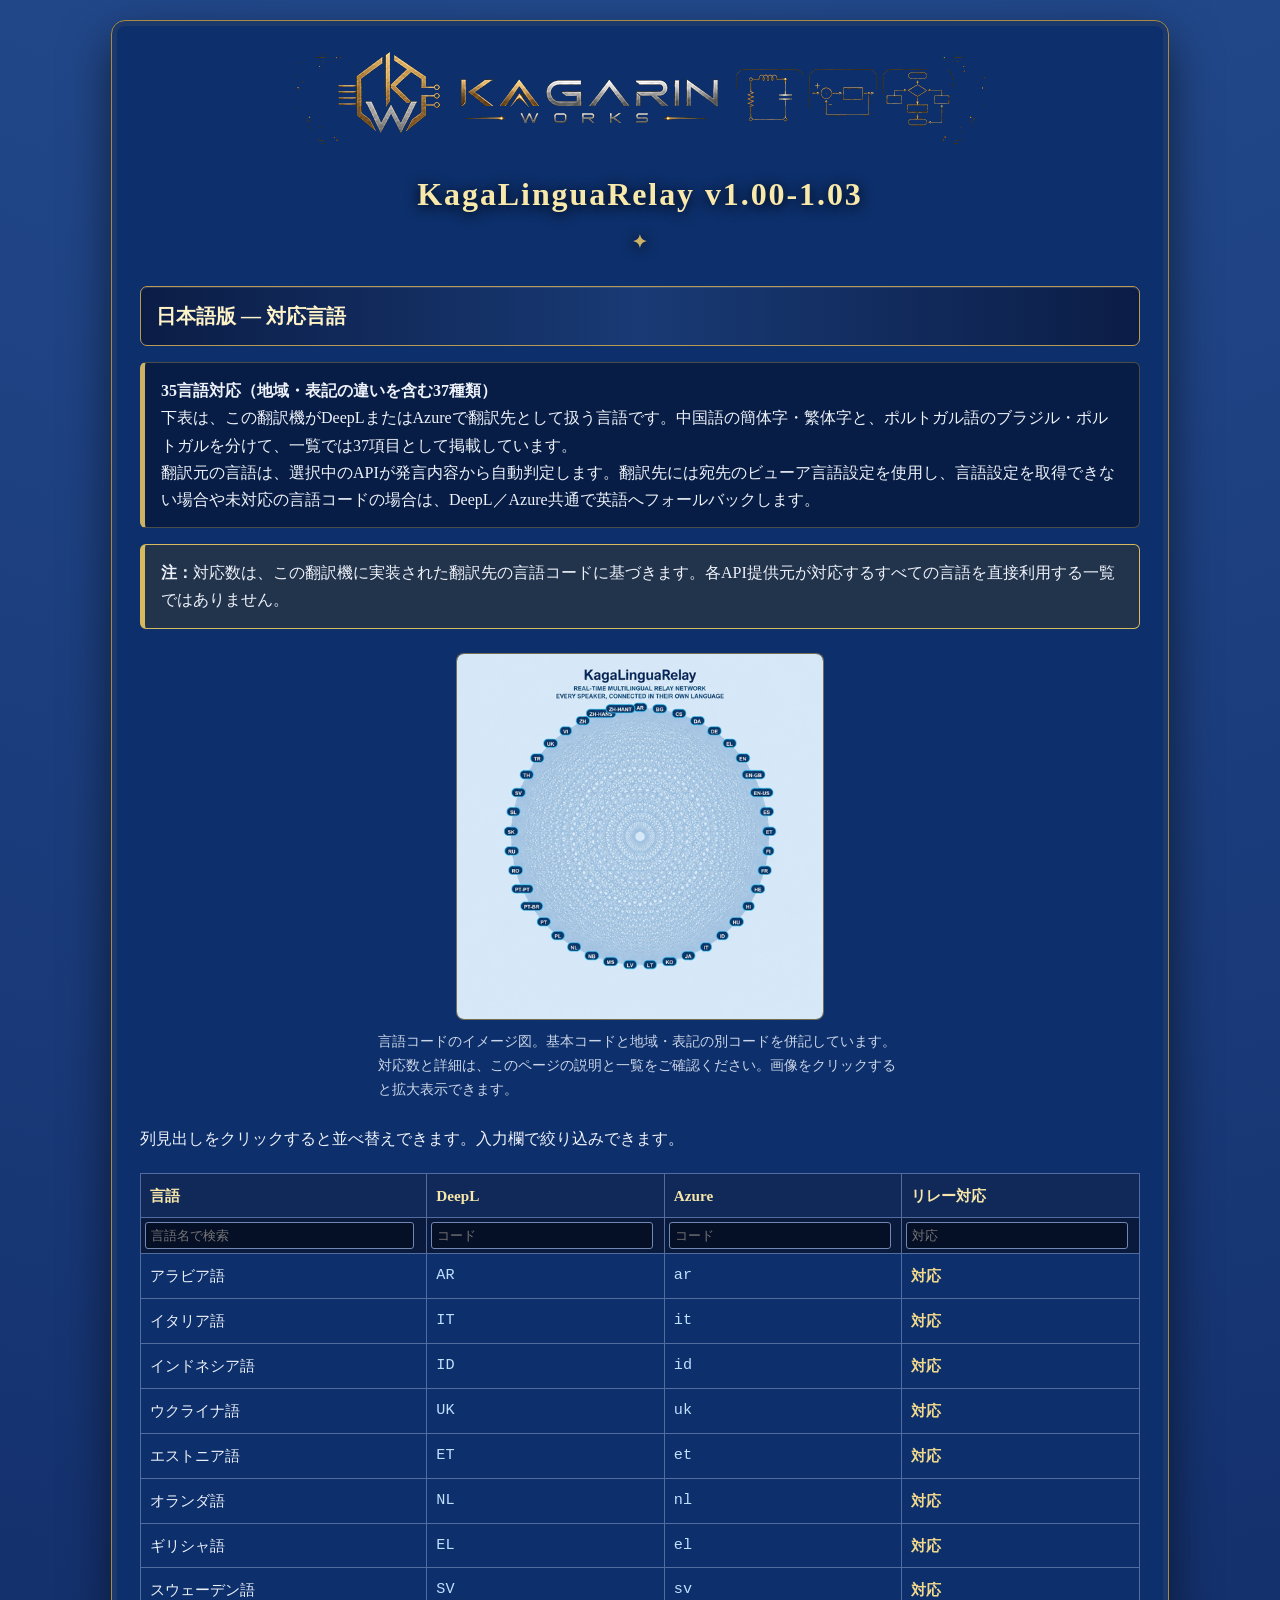
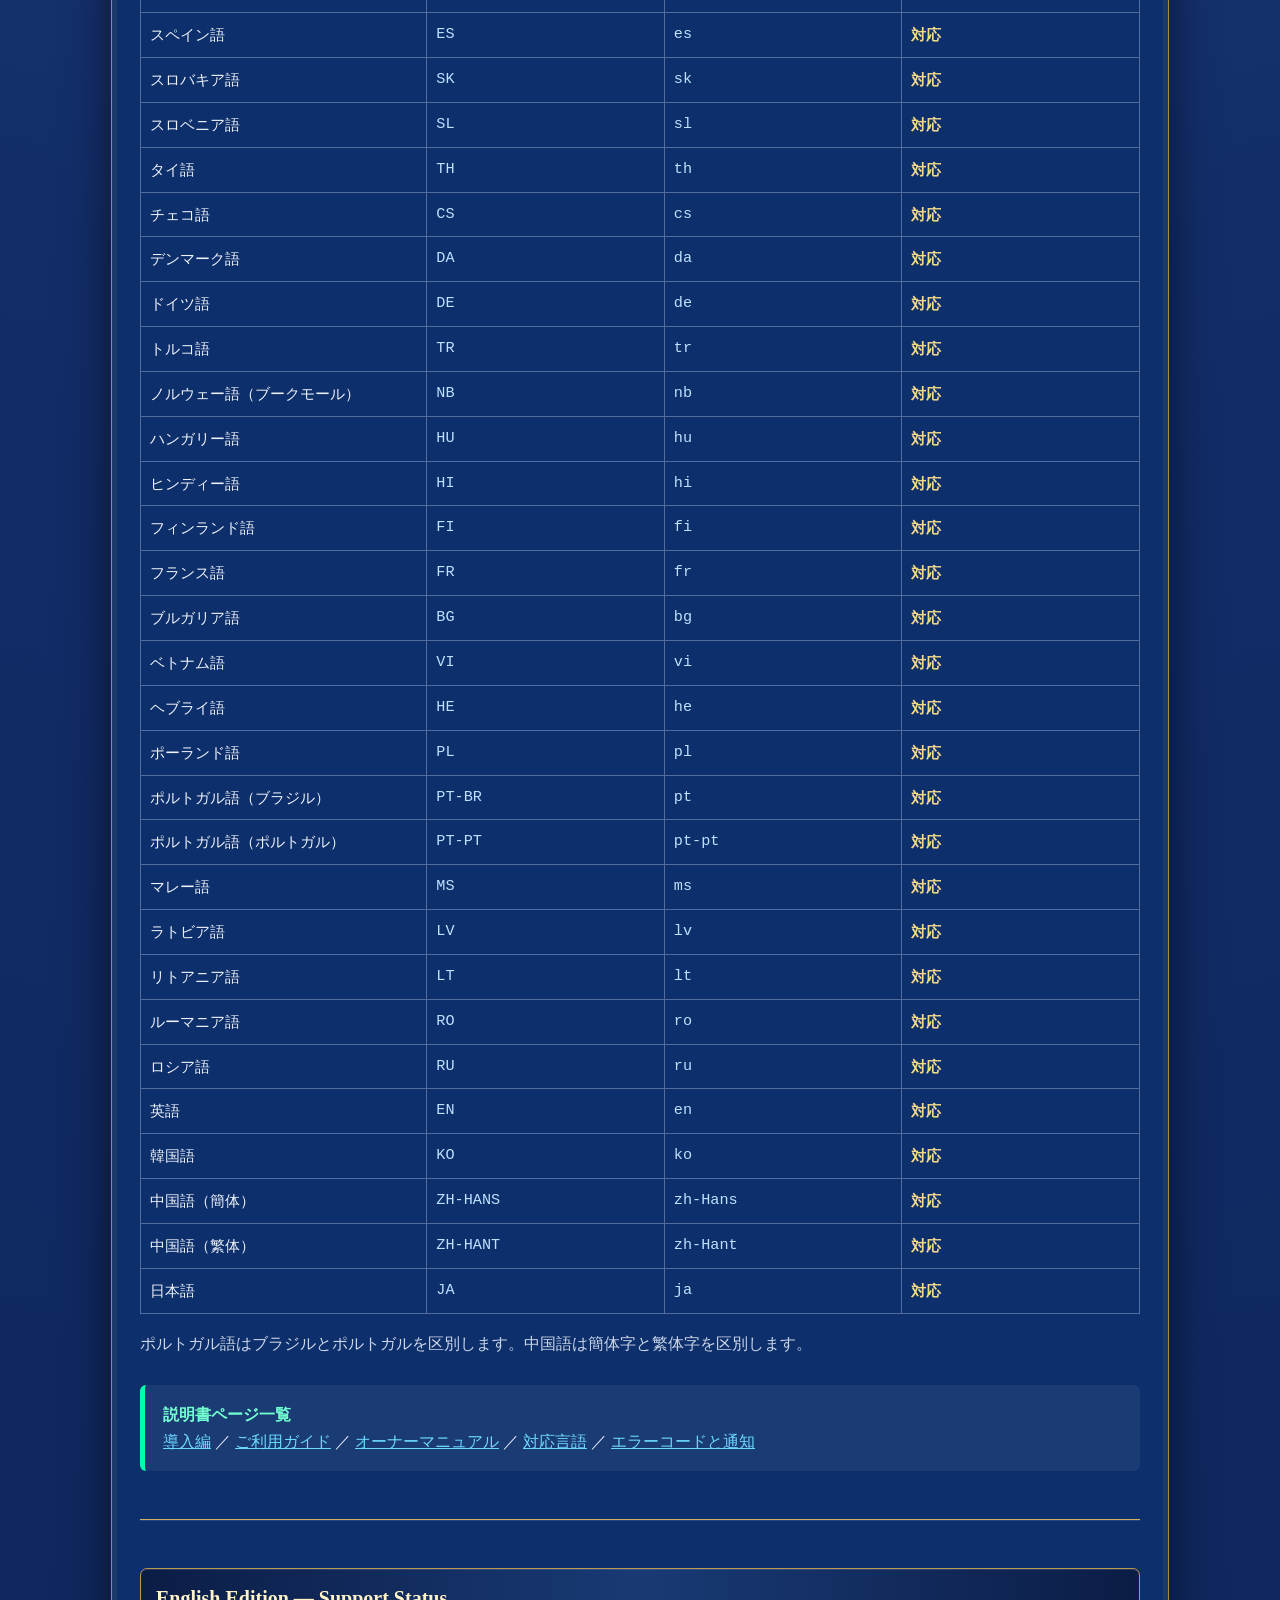
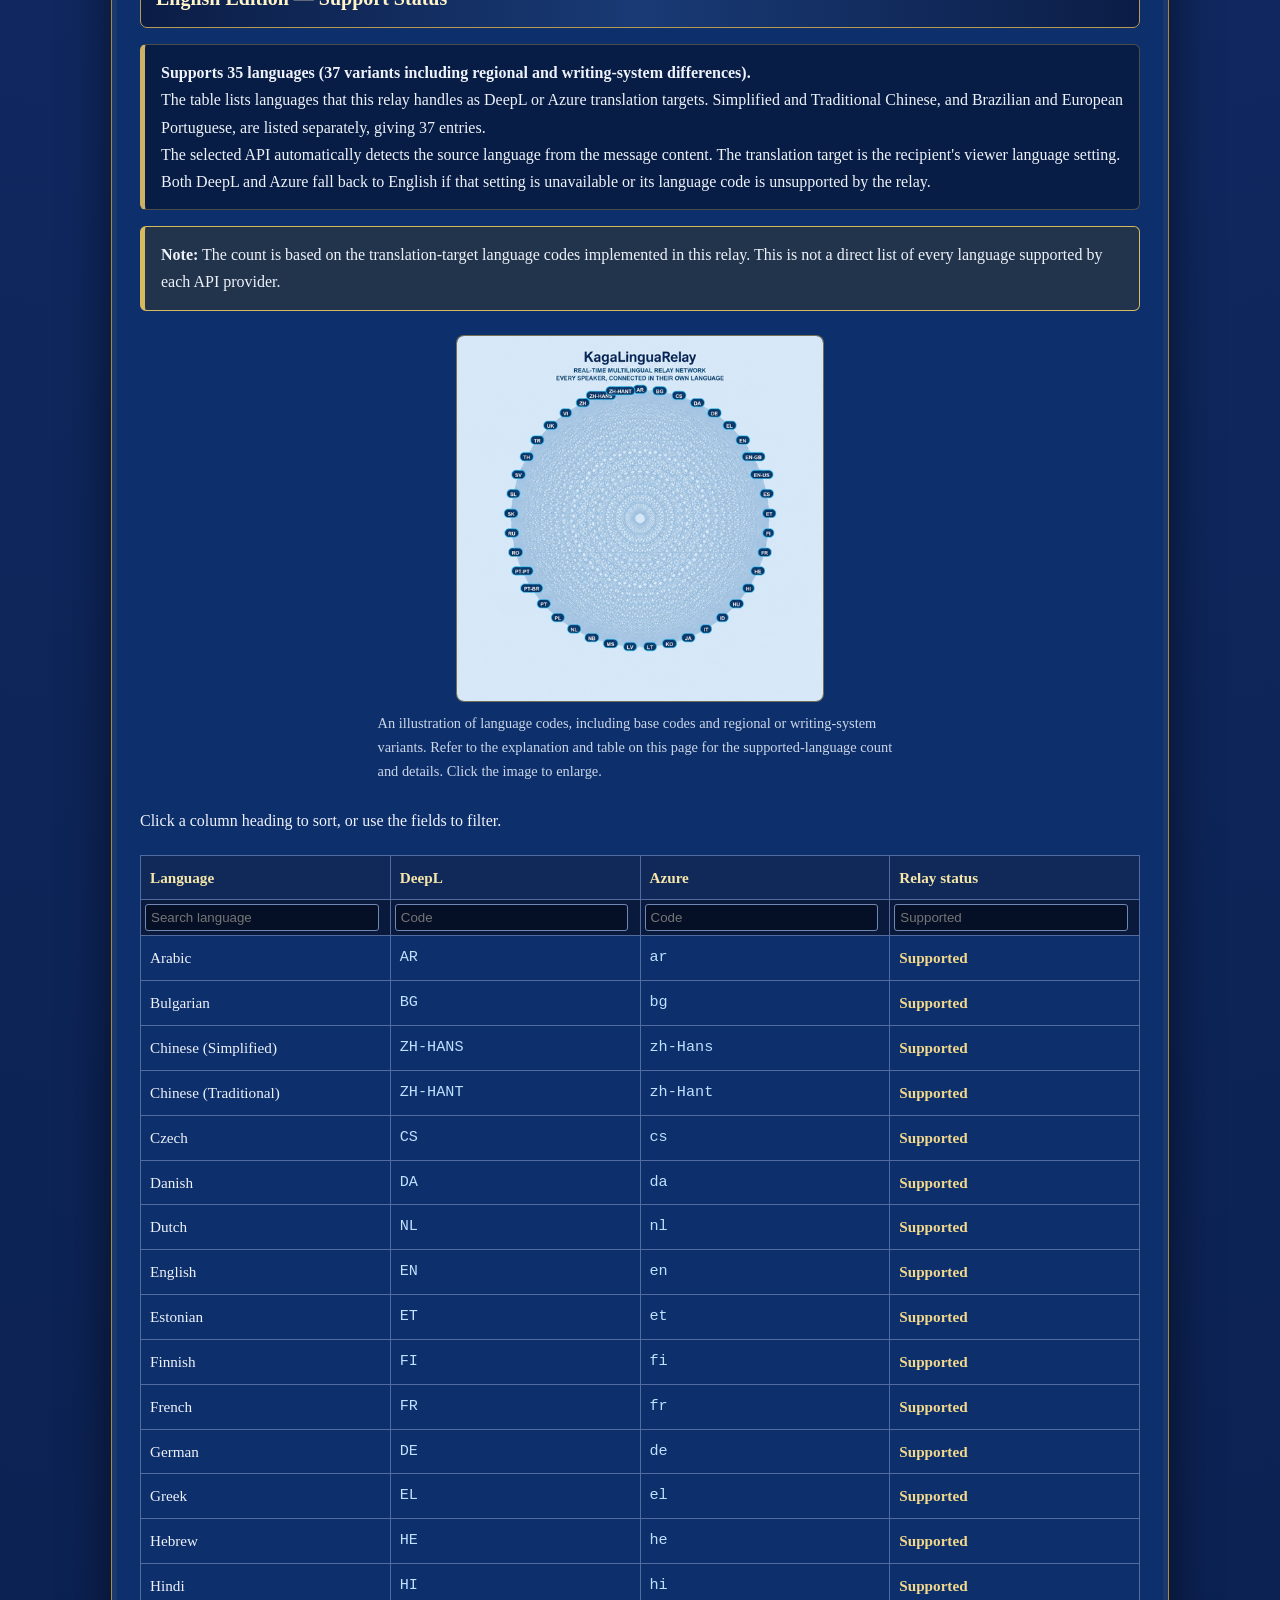
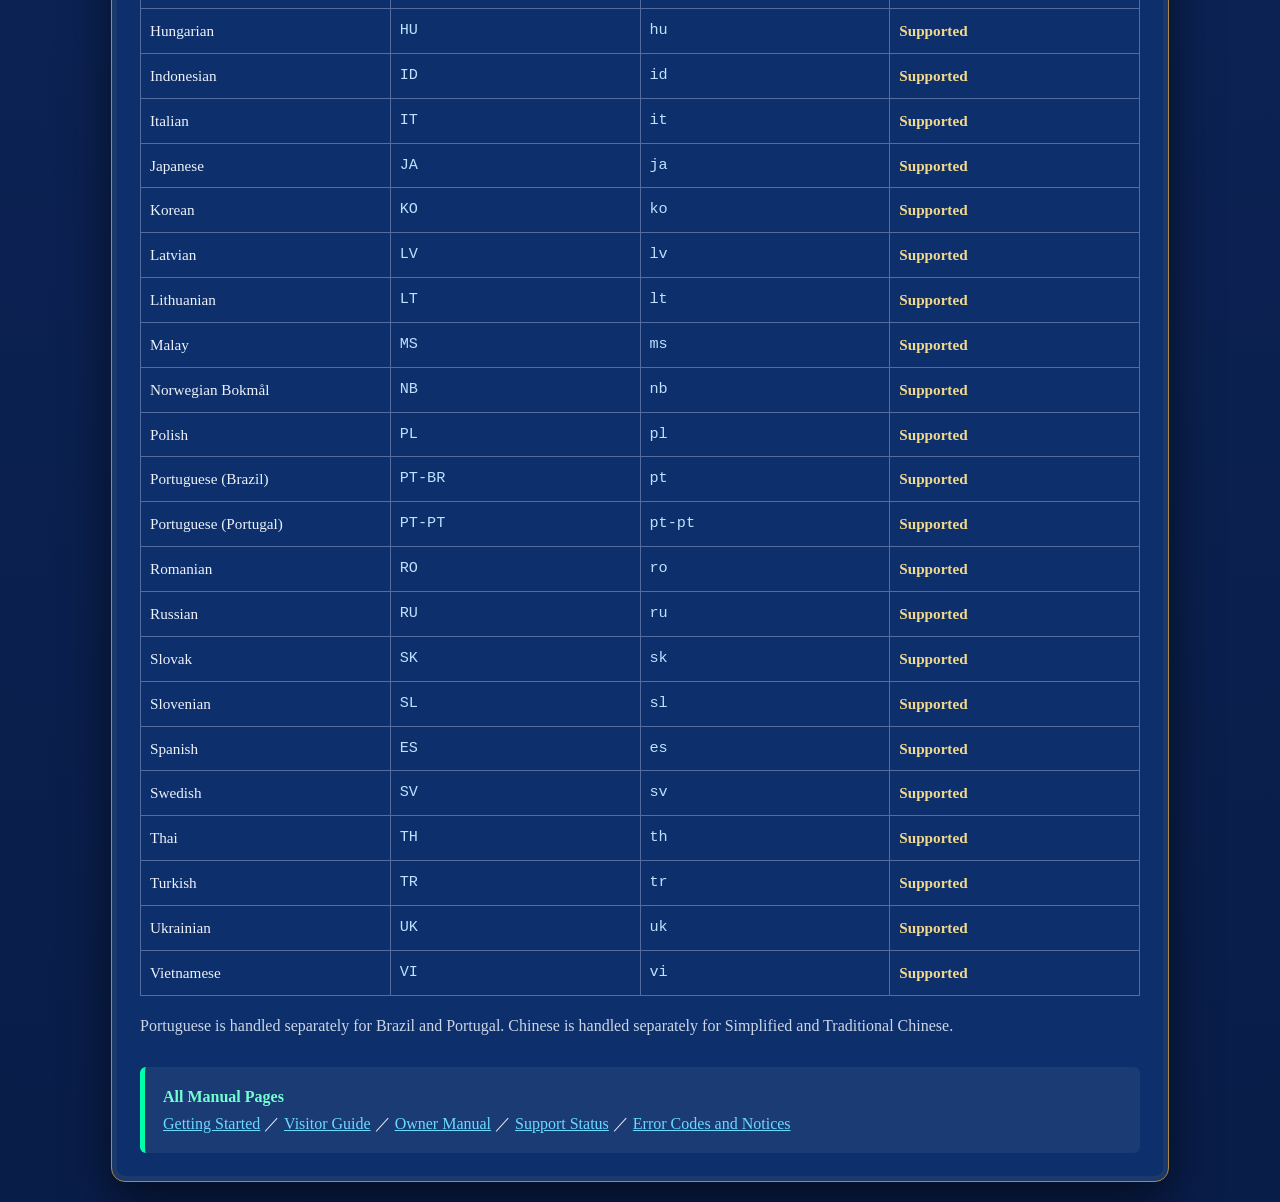
<file: support-status.html>
<!doctype html>
<html lang="ja"><head><meta charset="utf-8"><meta name="viewport" content="width=device-width,initial-scale=1"><title>KagaLinguaRelay — Support Status</title><style>
.container>div[style*="text-align:center"],.klr>div[style*="text-align:center"]{margin:0 0 18px;line-height:0}.container>div[style*="text-align:center"] img,.klr>div[style*="text-align:center"] img{display:block;margin:auto}
body{margin:0;padding:20px;font-family:Georgia,"Yu Mincho",serif;background:radial-gradient(circle at 50% -20%,#2d5ba2 0,#122d69 43%,#091d49 100%);color:#eef2fa;line-height:1.7}.container{max-width:1000px;margin:auto;background:#0d2f6b;padding:28px;border:1px solid #a98a45;border-radius:14px;box-shadow:0 18px 48px rgba(0,0,0,.55),inset 0 0 0 5px rgba(205,178,102,.08)}h1{color:#f8e8aa;margin-top:0;text-align:center;letter-spacing:.06em;text-shadow:0 2px 14px #000}h1:after{content:"✦";display:block;margin:7px auto 0;color:#cdb266;font-size:.55em}.lang-title{margin:28px 0 12px;padding:12px 15px;background:linear-gradient(90deg,#0b1d46,#193a75,#0b1d46);border:1px solid #b99a52;color:#fff3c8;border-radius:7px;font-size:1.25em;font-weight:bold;box-shadow:inset 0 1px rgba(255,255,255,.12)}.sub{color:#cbd6e8}.note{padding:14px 16px;margin:16px 0;background:rgba(8,23,54,.72);border:1px solid rgba(170,145,81,.42);border-left:5px solid #cdb266;border-radius:6px}.warn{background:rgba(76,57,18,.35);border-color:#d7b95e}table{width:100%;border-collapse:collapse;margin-top:20px;font-size:.95em}th,td{padding:9px;border:1px solid #526c9f;text-align:left}th{background:#102958;color:#f6e6aa;cursor:pointer;user-select:none}tbody tr:hover{background:rgba(42,75,130,.28)}.yes{color:#f3d98b;font-weight:bold}.code{font-family:Consolas,monospace;color:#bfe0ff}.filter{width:97%;box-sizing:border-box;background:#050f26;color:#eef2fa;border:1px solid #7187b4;border-radius:3px;padding:5px}.filter:focus{outline:2px solid #d7b95e;outline-offset:1px}.filter-row th{padding:4px;background:#091a3d}.lang-break{border:0;border-top:1px solid #cdb266;margin:48px 0;box-shadow:0 1px rgba(255,255,255,.1)}@media(max-width:650px){body{padding:8px}.container{padding:14px}table{font-size:.82em}th,td{padding:7px}}
</style><link rel="stylesheet" href="./manual-images.css"></head><body><div class="container">
<!-- KagaLinguaRelay v1.00 Support Status — 2026-08-04 0059 -->
<div style="text-align:center;"><img src="./kagarin_store_banner_dark_700x100.png" alt="Kagarin Works" style="max-width:100%;height:auto;"></div><h1>KagaLinguaRelay v1.00-1.03</h1>

<section lang="ja"><div class="lang-title">日本語版 — 対応言語</div><div class="note"><b>35言語対応（地域・表記の違いを含む37種類）</b><br>下表は、この翻訳機がDeepLまたはAzureで翻訳先として扱う言語です。中国語の簡体字・繁体字と、ポルトガル語のブラジル・ポルトガルを分けて、一覧では37項目として掲載しています。<br>翻訳元の言語は、選択中のAPIが発言内容から自動判定します。翻訳先には宛先のビューア言語設定を使用し、言語設定を取得できない場合や未対応の言語コードの場合は、DeepL／Azure共通で英語へフォールバックします。</div><div class="note warn"><b>注：</b>対応数は、この翻訳機に実装された翻訳先の言語コードに基づきます。各API提供元が対応するすべての言語を直接利用する一覧ではありません。</div><figure class="manual-figure"><button class="manual-image-trigger" type="button" data-full-image="./images/supported-language-network.jpg" aria-haspopup="dialog"><img src="./images/supported-language-network.jpg" width="525" height="525" alt="KagaLinguaRelayが扱う言語コードを円形に並べたマケプレ掲載図" loading="lazy" decoding="async"></button><figcaption>言語コードのイメージ図。基本コードと地域・表記の別コードを併記しています。対応数と詳細は、このページの説明と一覧をご確認ください。画像をクリックすると拡大表示できます。</figcaption></figure>
<p>列見出しをクリックすると並べ替えできます。入力欄で絞り込みできます。</p><table id="langs-ja"><thead><tr><th data-table="ja" data-k="nameJa">言語</th><th data-table="ja" data-k="deepl">DeepL</th><th data-table="ja" data-k="azure">Azure</th><th data-table="ja" data-k="statusJa">リレー対応</th></tr><tr class="filter-row"><th><input class="filter" data-table="ja" data-f="nameJa" placeholder="言語名で検索"></th><th><input class="filter" data-table="ja" data-f="deepl" placeholder="コード"></th><th><input class="filter" data-table="ja" data-f="azure" placeholder="コード"></th><th><input class="filter" data-table="ja" data-f="statusJa" placeholder="対応"></th></tr></thead><tbody></tbody></table><p class="sub">ポルトガル語はブラジルとポルトガルを区別します。中国語は簡体字と繁体字を区別します。</p></section>

<hr class="lang-break"><section lang="en"><div class="lang-title">English Edition — Support Status</div><div class="note"><b>Supports 35 languages (37 variants including regional and writing-system differences).</b><br>The table lists languages that this relay handles as DeepL or Azure translation targets. Simplified and Traditional Chinese, and Brazilian and European Portuguese, are listed separately, giving 37 entries.<br>The selected API automatically detects the source language from the message content. The translation target is the recipient's viewer language setting. Both DeepL and Azure fall back to English if that setting is unavailable or its language code is unsupported by the relay.</div><div class="note warn"><b>Note:</b> The count is based on the translation-target language codes implemented in this relay. This is not a direct list of every language supported by each API provider.</div><figure class="manual-figure"><button class="manual-image-trigger" type="button" data-full-image="./images/supported-language-network.jpg" aria-haspopup="dialog"><img src="./images/supported-language-network.jpg" width="525" height="525" alt="The Marketplace illustration arranging KagaLinguaRelay language codes in a circle" loading="lazy" decoding="async"></button><figcaption>An illustration of language codes, including base codes and regional or writing-system variants. Refer to the explanation and table on this page for the supported-language count and details. Click the image to enlarge.</figcaption></figure>
<p>Click a column heading to sort, or use the fields to filter.</p><table id="langs-en"><thead><tr><th data-table="en" data-k="nameEn">Language</th><th data-table="en" data-k="deepl">DeepL</th><th data-table="en" data-k="azure">Azure</th><th data-table="en" data-k="statusEn">Relay status</th></tr><tr class="filter-row"><th><input class="filter" data-table="en" data-f="nameEn" placeholder="Search language"></th><th><input class="filter" data-table="en" data-f="deepl" placeholder="Code"></th><th><input class="filter" data-table="en" data-f="azure" placeholder="Code"></th><th><input class="filter" data-table="en" data-f="statusEn" placeholder="Supported"></th></tr></thead><tbody></tbody></table><p class="sub">Portuguese is handled separately for Brazil and Portugal. Chinese is handled separately for Simplified and Traditional Chinese.</p></section>
</div><script>
const rows=[
['アラビア語','Arabic','AR','ar'],['ブルガリア語','Bulgarian','BG','bg'],['中国語（簡体）','Chinese (Simplified)','ZH-HANS','zh-Hans'],['中国語（繁体）','Chinese (Traditional)','ZH-HANT','zh-Hant'],['チェコ語','Czech','CS','cs'],['デンマーク語','Danish','DA','da'],['ドイツ語','German','DE','de'],['ギリシャ語','Greek','EL','el'],['英語','English','EN','en'],['スペイン語','Spanish','ES','es'],['エストニア語','Estonian','ET','et'],['フィンランド語','Finnish','FI','fi'],['フランス語','French','FR','fr'],['ヘブライ語','Hebrew','HE','he'],['ヒンディー語','Hindi','HI','hi'],['ハンガリー語','Hungarian','HU','hu'],['インドネシア語','Indonesian','ID','id'],['イタリア語','Italian','IT','it'],['日本語','Japanese','JA','ja'],['韓国語','Korean','KO','ko'],['リトアニア語','Lithuanian','LT','lt'],['ラトビア語','Latvian','LV','lv'],['マレー語','Malay','MS','ms'],['ノルウェー語（ブークモール）','Norwegian Bokmål','NB','nb'],['オランダ語','Dutch','NL','nl'],['ポーランド語','Polish','PL','pl'],['ポルトガル語（ブラジル）','Portuguese (Brazil)','PT-BR','pt'],['ポルトガル語（ポルトガル）','Portuguese (Portugal)','PT-PT','pt-pt'],['ルーマニア語','Romanian','RO','ro'],['ロシア語','Russian','RU','ru'],['スロバキア語','Slovak','SK','sk'],['スロベニア語','Slovenian','SL','sl'],['スウェーデン語','Swedish','SV','sv'],['タイ語','Thai','TH','th'],['トルコ語','Turkish','TR','tr'],['ウクライナ語','Ukrainian','UK','uk'],['ベトナム語','Vietnamese','VI','vi']
].map(([nameJa,nameEn,deepl,azure])=>({nameJa,nameEn,deepl,azure,statusJa:'対応',statusEn:'Supported'}));
const state={ja:{sort:'nameJa',asc:true,filters:{nameJa:'',deepl:'',azure:'',statusJa:''}},en:{sort:'nameEn',asc:true,filters:{nameEn:'',deepl:'',azure:'',statusEn:''}}};
function draw(which){const s=state[which];let data=rows.filter(r=>Object.keys(s.filters).every(k=>r[k].toLowerCase().includes(s.filters[k])));data.sort((a,b)=>a[s.sort].localeCompare(b[s.sort],which==='ja'?'ja':'en')*(s.asc?1:-1));document.querySelector('#langs-'+which+' tbody').innerHTML=data.map(r=>`<tr><td>${r[which==='ja'?'nameJa':'nameEn']}</td><td class="code">${r.deepl}</td><td class="code">${r.azure}</td><td class="yes">${r[which==='ja'?'statusJa':'statusEn']}</td></tr>`).join('');}
document.querySelectorAll('[data-f]').forEach(e=>e.addEventListener('input',()=>{const w=e.dataset.table;state[w].filters[e.dataset.f]=e.value.toLowerCase();draw(w)}));document.querySelectorAll('[data-k]').forEach(e=>e.addEventListener('click',()=>{const w=e.dataset.table,k=e.dataset.k;if(state[w].sort===k)state[w].asc=!state[w].asc;else{state[w].sort=k;state[w].asc=true}draw(w)}));draw('ja');draw('en');
</script><script src="./language-navigation.js"></script><script src="./manual-images.js"></script></body></html>
</file>
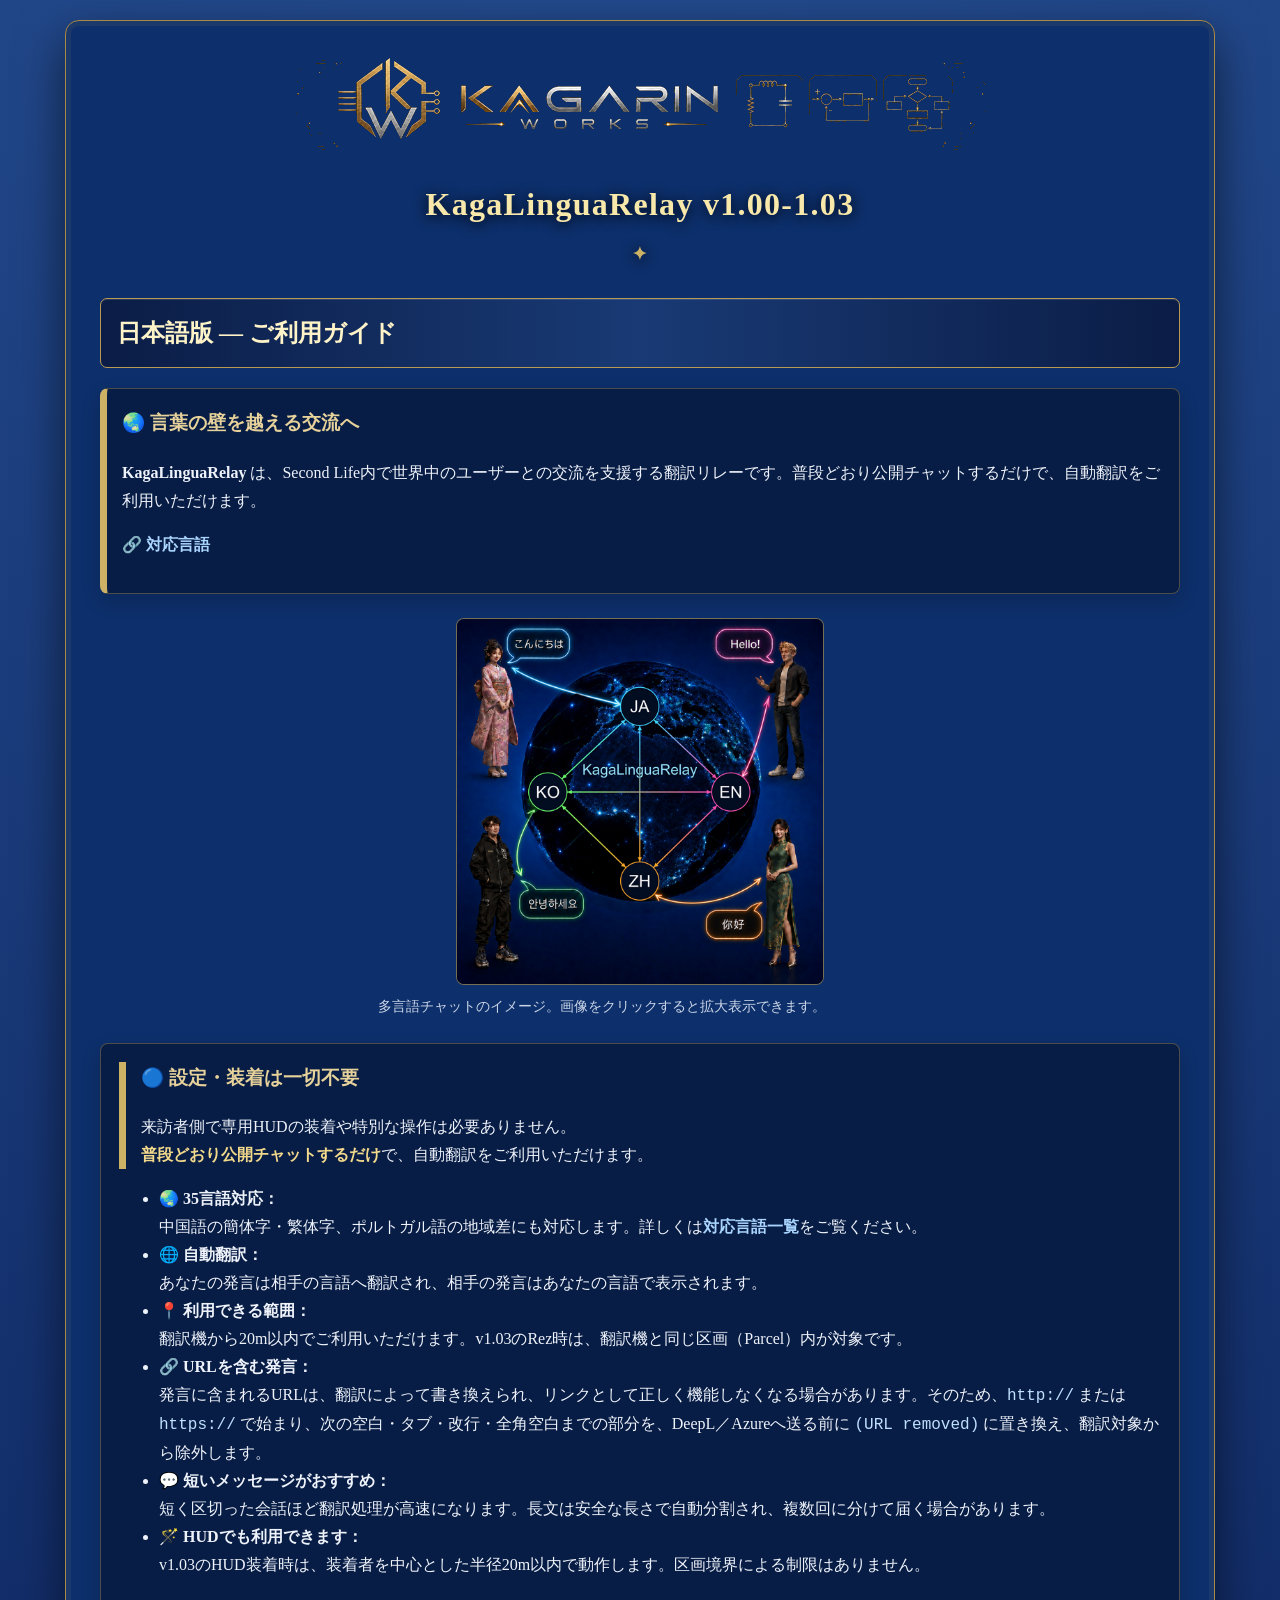
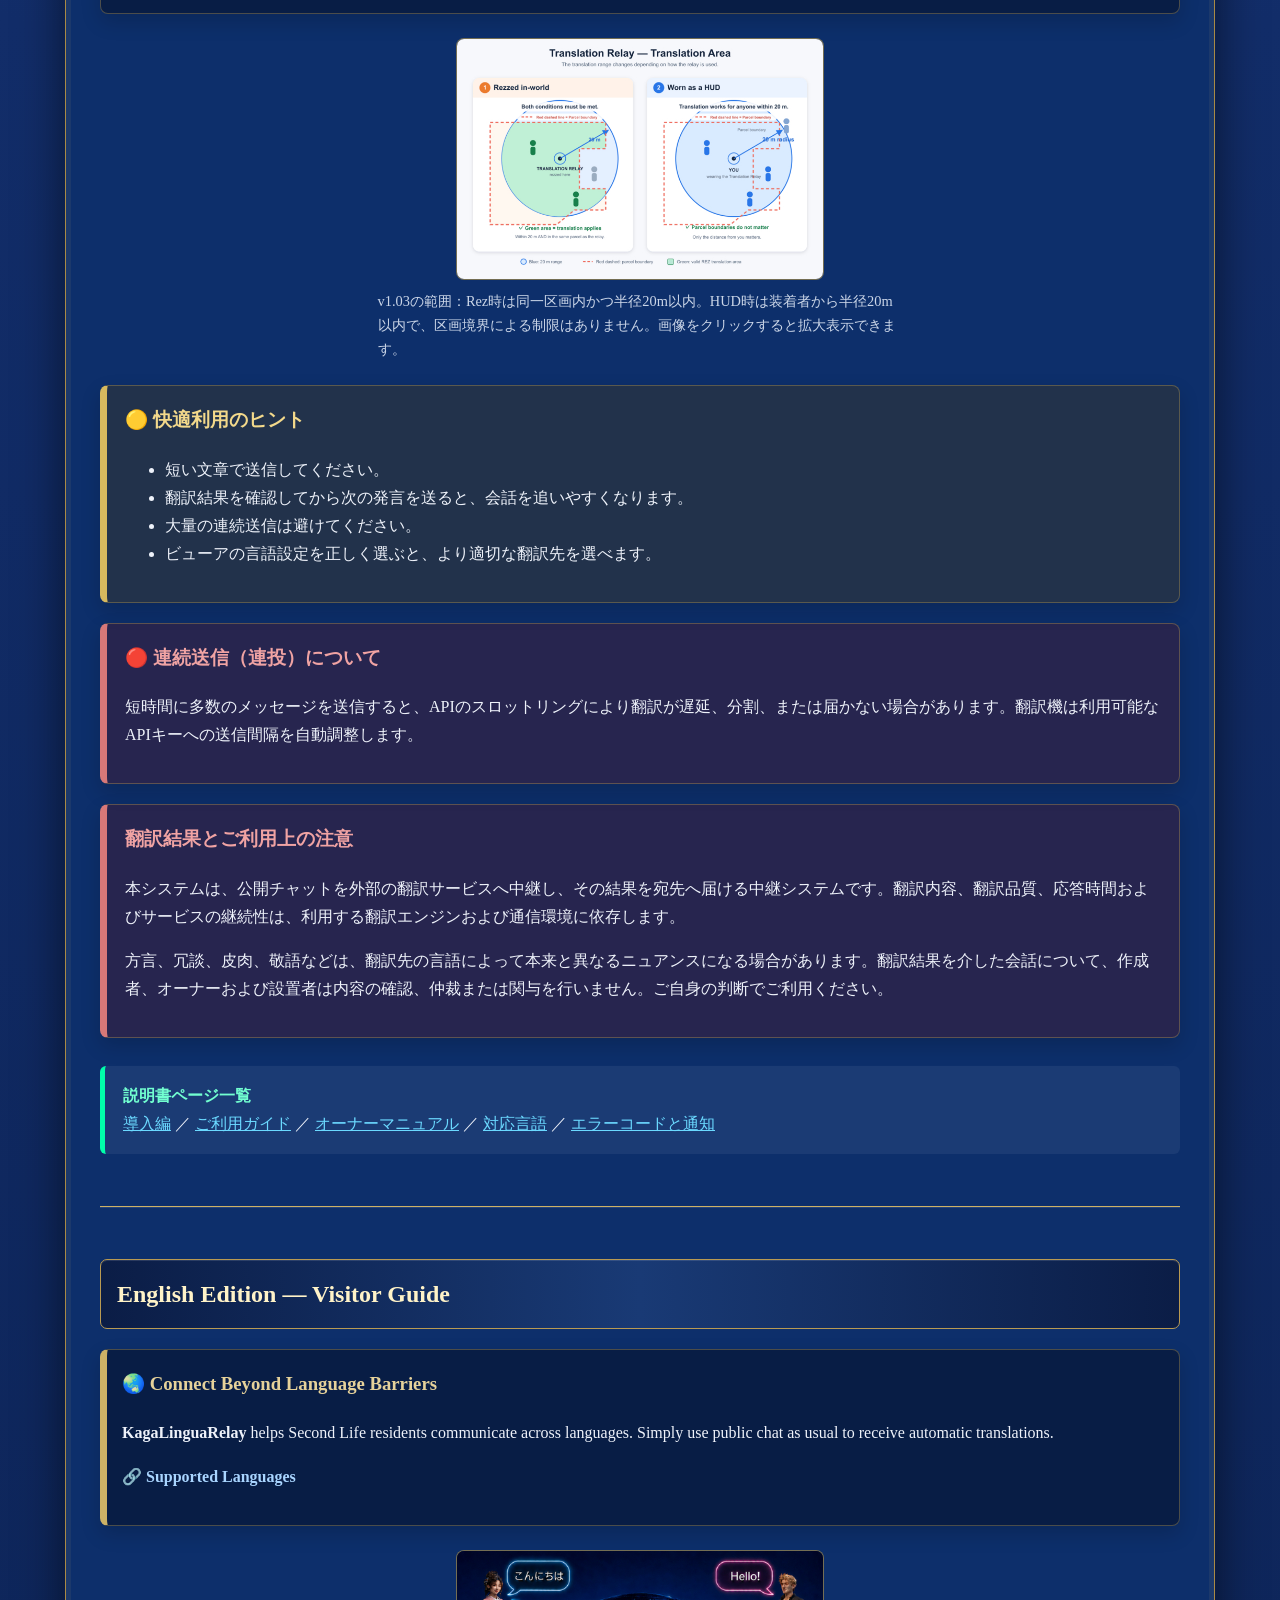
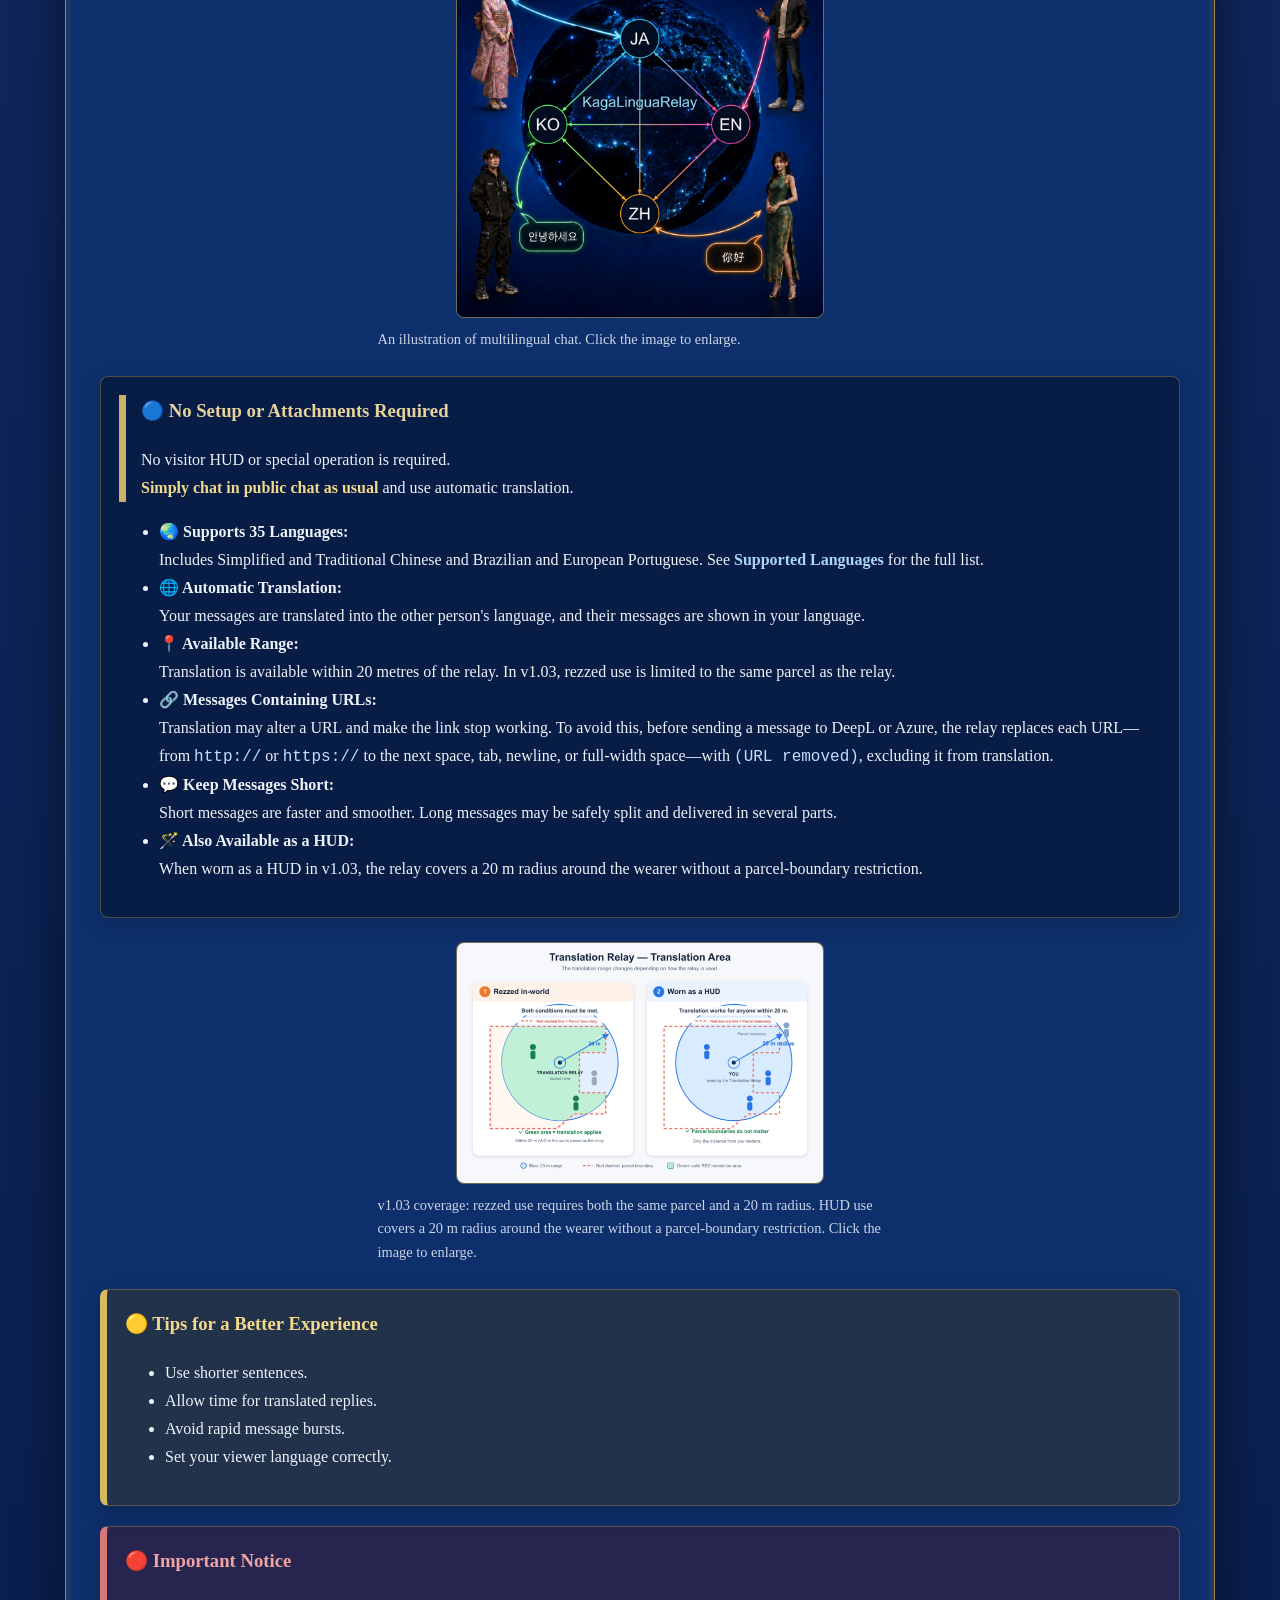
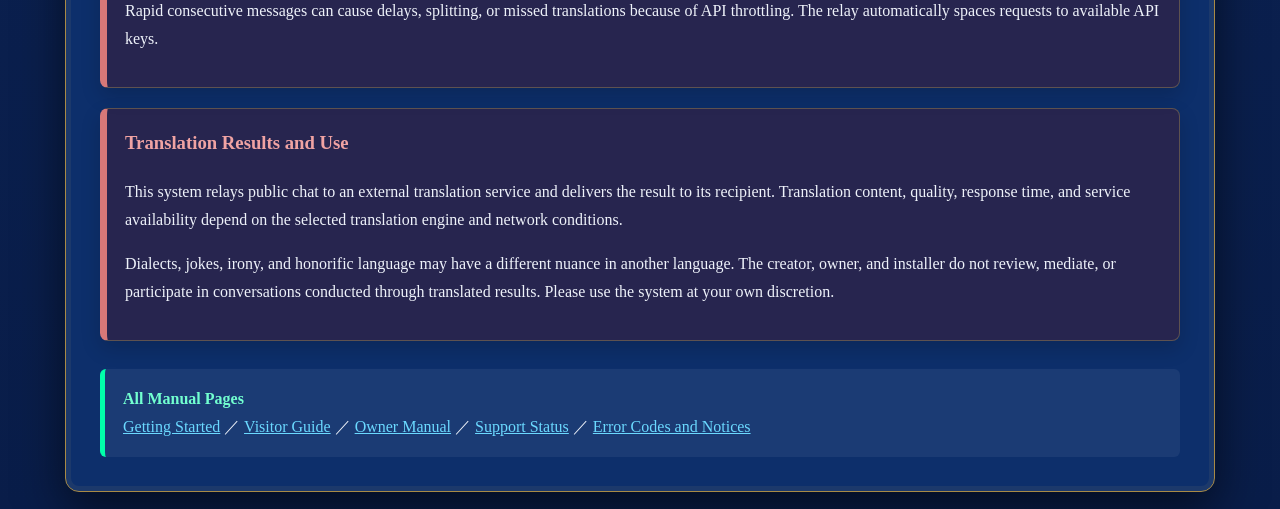
<file: visitor-guide.html>
<!doctype html>
<html lang="ja"><head><meta charset="utf-8"><meta name="viewport" content="width=device-width,initial-scale=1">
<title>KagaLinguaRelay v1.00 — Visitor Guide</title>
<style>
.container>div[style*="text-align:center"],.klr>div[style*="text-align:center"]{margin:0 0 18px;line-height:0}.container>div[style*="text-align:center"] img,.klr>div[style*="text-align:center"] img{display:block;margin:auto}
body{margin:0;padding:20px;background:radial-gradient(circle at 50% -20%,#2d5ba2 0,#122d69 43%,#091d49 100%);color:#eef2fa;font:16px/1.75 Georgia,"Yu Mincho",serif}.klr{max-width:1080px;margin:auto;padding:34px;background:#0d2f6b;border:1px solid #a98a45;border-radius:14px;box-shadow:0 18px 48px rgba(0,0,0,.55),inset 0 0 0 5px rgba(205,178,102,.08)}.ver{font-size:1.5em;font-weight:bold;margin:28px 0 20px;padding:13px 16px;color:#fff3c8;background:linear-gradient(90deg,#0b1d46,#193a75,#0b1d46);border:1px solid #b99a52;border-radius:7px;box-shadow:inset 0 1px rgba(255,255,255,.12)}.box{background:rgba(8,23,54,.72);padding:18px;margin:20px 0;border:1px solid rgba(170,145,81,.42);border-radius:8px;box-shadow:0 8px 20px rgba(0,0,0,.16)}.blue,.info{border-left:7px solid #cdb266;padding-left:15px}.yellow{background:rgba(76,57,18,.35);border-left:7px solid #d7b95e}.red{background:rgba(92,19,29,.34);border-left:7px solid #d77878}.hl{color:#f3d98b;font-weight:bold}.link{color:#a9d5ff!important;font-weight:bold;text-decoration:none}.link:hover{text-decoration:underline;text-underline-offset:3px}h1,h2{color:#f8e8aa;letter-spacing:.04em}h1{text-align:center;text-shadow:0 2px 14px #000}h1:after{content:"✦";display:block;margin:7px auto 0;color:#cdb266;font-size:.55em}h3{margin-top:0;color:#e6d29a}.yellow h3{color:#f3d98b}.red h3{color:#f0a3a3}code{color:#bfe0ff}hr{border:0;border-top:1px solid #cdb266;margin:52px 0;box-shadow:0 1px rgba(255,255,255,.1)}@media(max-width:650px){body{padding:8px}.klr{padding:20px}}
</style><link rel="stylesheet" href="./manual-images.css"></head><body><div class="klr">
<!-- KagaLinguaRelay v1.00 Visitor Guide — 2026-08-04 0059 -->
<div style="text-align:center;"><img src="./kagarin_store_banner_dark_700x100.png" alt="Kagarin Works" style="max-width:100%;height:auto;"></div><h1>KagaLinguaRelay v1.00-1.03</h1>
<section lang="ja"><div class="ver">日本語版 — ご利用ガイド</div>

<div class="box info"><h3>🌏 言葉の壁を越える交流へ</h3><p><strong>KagaLinguaRelay</strong> は、Second Life内で世界中のユーザーとの交流を支援する翻訳リレーです。普段どおり公開チャットするだけで、自動翻訳をご利用いただけます。</p><p><a class="link" href="https://kawaiikagari.github.io/KagaLinguaRelay-Manuals/support-status.html" target="_blank">🔗 対応言語</a></p></div>

<figure class="manual-figure"><button class="manual-image-trigger" type="button" data-full-image="./images/multilingual-chat-overview.jpg" aria-haspopup="dialog"><img src="./images/multilingual-chat-overview.jpg" width="525" height="525" alt="日本語・英語・韓国語・中国語の会話を中継するKagaLinguaRelayの紹介図" loading="lazy" decoding="async"></button><figcaption>多言語チャットのイメージ。画像をクリックすると拡大表示できます。</figcaption></figure>
<div class="box"><div class="blue"><h3>🔵 設定・装着は一切不要</h3><p>来訪者側で専用HUDの装着や特別な操作は必要ありません。<br><span class="hl">普段どおり公開チャットするだけ</span>で、自動翻訳をご利用いただけます。</p></div><ul>
<li><strong>🌏 35言語対応：</strong><br>中国語の簡体字・繁体字、ポルトガル語の地域差にも対応します。詳しくは<a class="link" href="https://kawaiikagari.github.io/KagaLinguaRelay-Manuals/support-status.html" target="_blank" rel="noopener noreferrer">対応言語一覧</a>をご覧ください。</li>
<li><strong>🌐 自動翻訳：</strong><br>あなたの発言は相手の言語へ翻訳され、相手の発言はあなたの言語で表示されます。</li>
<li><strong>📍 利用できる範囲：</strong><br>翻訳機から20m以内でご利用いただけます。v1.03のRez時は、翻訳機と同じ区画（Parcel）内が対象です。</li>
<li><strong>🔗 URLを含む発言：</strong><br>発言に含まれるURLは、翻訳によって書き換えられ、リンクとして正しく機能しなくなる場合があります。そのため、<code>http://</code> または <code>https://</code> で始まり、次の空白・タブ・改行・全角空白までの部分を、DeepL／Azureへ送る前に <code>(URL removed)</code> に置き換え、翻訳対象から除外します。</li>
<li><strong>💬 短いメッセージがおすすめ：</strong><br>短く区切った会話ほど翻訳処理が高速になります。長文は安全な長さで自動分割され、複数回に分けて届く場合があります。</li>
<li><strong>🪄 HUDでも利用できます：</strong><br>v1.03のHUD装着時は、装着者を中心とした半径20m以内で動作します。区画境界による制限はありません。</li>
</ul></div>

<figure class="manual-figure"><button class="manual-image-trigger" type="button" data-full-image="./images/rez-hud-translation-area.jpg" aria-haspopup="dialog"><img src="./images/rez-hud-translation-area.jpg" width="700" height="459" alt="Rez時は20mの円と同一区画が重なる部分、HUD時は区画境界に関係なく装着者から20mの円を示す図" loading="lazy" decoding="async"></button><figcaption>v1.03の範囲：Rez時は同一区画内かつ半径20m以内。HUD時は装着者から半径20m以内で、区画境界による制限はありません。画像をクリックすると拡大表示できます。</figcaption></figure>
<div class="box yellow"><h3>🟡 快適利用のヒント</h3><ul><li>短い文章で送信してください。</li><li>翻訳結果を確認してから次の発言を送ると、会話を追いやすくなります。</li><li>大量の連続送信は避けてください。</li><li>ビューアの言語設定を正しく選ぶと、より適切な翻訳先を選べます。</li></ul></div>
<div class="box red"><h3>🔴 連続送信（連投）について</h3><p>短時間に多数のメッセージを送信すると、APIのスロットリングにより翻訳が遅延、分割、または届かない場合があります。翻訳機は利用可能なAPIキーへの送信間隔を自動調整します。</p></div>

<div class="box red"><h3>翻訳結果とご利用上の注意</h3><p>本システムは、公開チャットを外部の翻訳サービスへ中継し、その結果を宛先へ届ける中継システムです。翻訳内容、翻訳品質、応答時間およびサービスの継続性は、利用する翻訳エンジンおよび通信環境に依存します。</p><p>方言、冗談、皮肉、敬語などは、翻訳先の言語によって本来と異なるニュアンスになる場合があります。翻訳結果を介した会話について、作成者、オーナーおよび設置者は内容の確認、仲裁または関与を行いません。ご自身の判断でご利用ください。</p></div>

</section><hr><section lang="en"><div class="ver">English Edition — Visitor Guide</div>
<div class="box info"><h3>🌏 Connect Beyond Language Barriers</h3><p><strong>KagaLinguaRelay</strong> helps Second Life residents communicate across languages. Simply use public chat as usual to receive automatic translations.</p><p><a class="link" href="https://kawaiikagari.github.io/KagaLinguaRelay-Manuals/support-status.html" target="_blank">🔗 Supported Languages</a></p></div>

<figure class="manual-figure"><button class="manual-image-trigger" type="button" data-full-image="./images/multilingual-chat-overview.jpg" aria-haspopup="dialog"><img src="./images/multilingual-chat-overview.jpg" width="525" height="525" alt="KagaLinguaRelay relaying conversations in Japanese, English, Korean, and Chinese" loading="lazy" decoding="async"></button><figcaption>An illustration of multilingual chat. Click the image to enlarge.</figcaption></figure>
<div class="box"><div class="blue"><h3>🔵 No Setup or Attachments Required</h3><p>No visitor HUD or special operation is required.<br><span class="hl">Simply chat in public chat as usual</span> and use automatic translation.</p></div><ul>
<li><strong>🌏 Supports 35 Languages:</strong><br>Includes Simplified and Traditional Chinese and Brazilian and European Portuguese. See <a class="link" href="https://kawaiikagari.github.io/KagaLinguaRelay-Manuals/support-status.html" target="_blank" rel="noopener noreferrer">Supported Languages</a> for the full list.</li>
<li><strong>🌐 Automatic Translation:</strong><br>Your messages are translated into the other person's language, and their messages are shown in your language.</li>
<li><strong>📍 Available Range:</strong><br>Translation is available within 20 metres of the relay. In v1.03, rezzed use is limited to the same parcel as the relay.</li>
<li><strong>🔗 Messages Containing URLs:</strong><br>Translation may alter a URL and make the link stop working. To avoid this, before sending a message to DeepL or Azure, the relay replaces each URL—from <code>http://</code> or <code>https://</code> to the next space, tab, newline, or full-width space—with <code>(URL removed)</code>, excluding it from translation.</li>
<li><strong>💬 Keep Messages Short:</strong><br>Short messages are faster and smoother. Long messages may be safely split and delivered in several parts.</li>
<li><strong>🪄 Also Available as a HUD:</strong><br>When worn as a HUD in v1.03, the relay covers a 20 m radius around the wearer without a parcel-boundary restriction.</li>
</ul></div>

<figure class="manual-figure"><button class="manual-image-trigger" type="button" data-full-image="./images/rez-hud-translation-area.jpg" aria-haspopup="dialog"><img src="./images/rez-hud-translation-area.jpg" width="700" height="459" alt="Rezzed coverage is the intersection of the 20 m circle and the same parcel; HUD coverage is the 20 m circle around its wearer regardless of parcel boundaries" loading="lazy" decoding="async"></button><figcaption>v1.03 coverage: rezzed use requires both the same parcel and a 20 m radius. HUD use covers a 20 m radius around the wearer without a parcel-boundary restriction. Click the image to enlarge.</figcaption></figure>
<div class="box yellow"><h3>🟡 Tips for a Better Experience</h3><ul><li>Use shorter sentences.</li><li>Allow time for translated replies.</li><li>Avoid rapid message bursts.</li><li>Set your viewer language correctly.</li></ul></div>
<div class="box red"><h3>🔴 Important Notice</h3><p>Rapid consecutive messages can cause delays, splitting, or missed translations because of API throttling. The relay automatically spaces requests to available API keys.</p></div>
<div class="box red"><h3>Translation Results and Use</h3><p>This system relays public chat to an external translation service and delivers the result to its recipient. Translation content, quality, response time, and service availability depend on the selected translation engine and network conditions.</p><p>Dialects, jokes, irony, and honorific language may have a different nuance in another language. The creator, owner, and installer do not review, mediate, or participate in conversations conducted through translated results. Please use the system at your own discretion.</p></div>
</section></div><script src="./language-navigation.js"></script><script src="./manual-images.js"></script></body></html>
</file>
<file: manual-images.css>
.manual-figure {
  width: min(525px, calc(100vw - 80px));
  max-width: 100%;
  margin: 24px auto;
  box-sizing: border-box;
}

.manual-image-trigger {
  display: block;
  width: 70%;
  margin: 0 auto;
  padding: 0;
  box-sizing: border-box;
  border: 1px solid rgba(205, 178, 102, .55);
  border-radius: 8px;
  background: #081a3c;
  overflow: hidden;
  line-height: 0;
  cursor: zoom-in;
}

.manual-image-trigger:focus-visible {
  outline: 3px solid #f3d98b;
  outline-offset: 4px;
}

.manual-image-trigger img {
  display: block;
  width: 100%;
  max-width: 100%;
  height: auto;
}

.manual-figure figcaption {
  margin-top: 10px;
  color: #cbd6e8;
  font-size: .9em;
  line-height: 1.65;
  overflow-wrap: anywhere;
}

.manual-image-dialog {
  width: max-content;
  max-width: calc(100% - 16px);
  max-height: calc(100vh - 16px);
  max-height: calc(100dvh - 16px);
  padding: 12px;
  box-sizing: border-box;
  border: 1px solid #cdb266;
  border-radius: 12px;
  background: #081a3c;
  color: #eef2fa;
  box-shadow: 0 18px 48px rgba(0, 0, 0, .55);
}

.manual-image-dialog[open] {
  display: flex;
  flex-direction: column;
  gap: 12px;
}

.manual-image-dialog::backdrop {
  background: rgba(0, 0, 0, .78);
}

.manual-image-dialog-header {
  display: flex;
  flex-shrink: 0;
  align-items: center;
  justify-content: space-between;
  gap: 20px;
}

.manual-image-dialog-header h2 {
  margin: 0;
  padding: 0;
  border: 0;
  color: #f3d98b;
  font-size: 1rem;
}

.manual-image-dialog-header button {
  padding: 6px 14px;
  border: 1px solid #cdb266;
  border-radius: 6px;
  background: #122d69;
  color: #eef2fa;
  font: inherit;
  cursor: pointer;
}

.manual-image-dialog-header button:focus-visible {
  outline: 3px solid #f3d98b;
  outline-offset: 3px;
}

.manual-image-dialog-view {
  min-height: 0;
  max-width: 100%;
  overflow: auto;
}

.manual-image-dialog-view img {
  display: block;
  margin: 0 auto;
  width: auto;
  max-width: none;
  height: auto;
}

.manual-image-dialog-caption {
  flex-shrink: 0;
  max-width: 700px;
  margin: 0;
  color: #cbd6e8;
  font-size: .9em;
  line-height: 1.65;
  overflow-wrap: anywhere;
}

@media (max-width: 650px) {
  .container,
  .klr {
    overflow-wrap: anywhere;
  }
}
</file>
